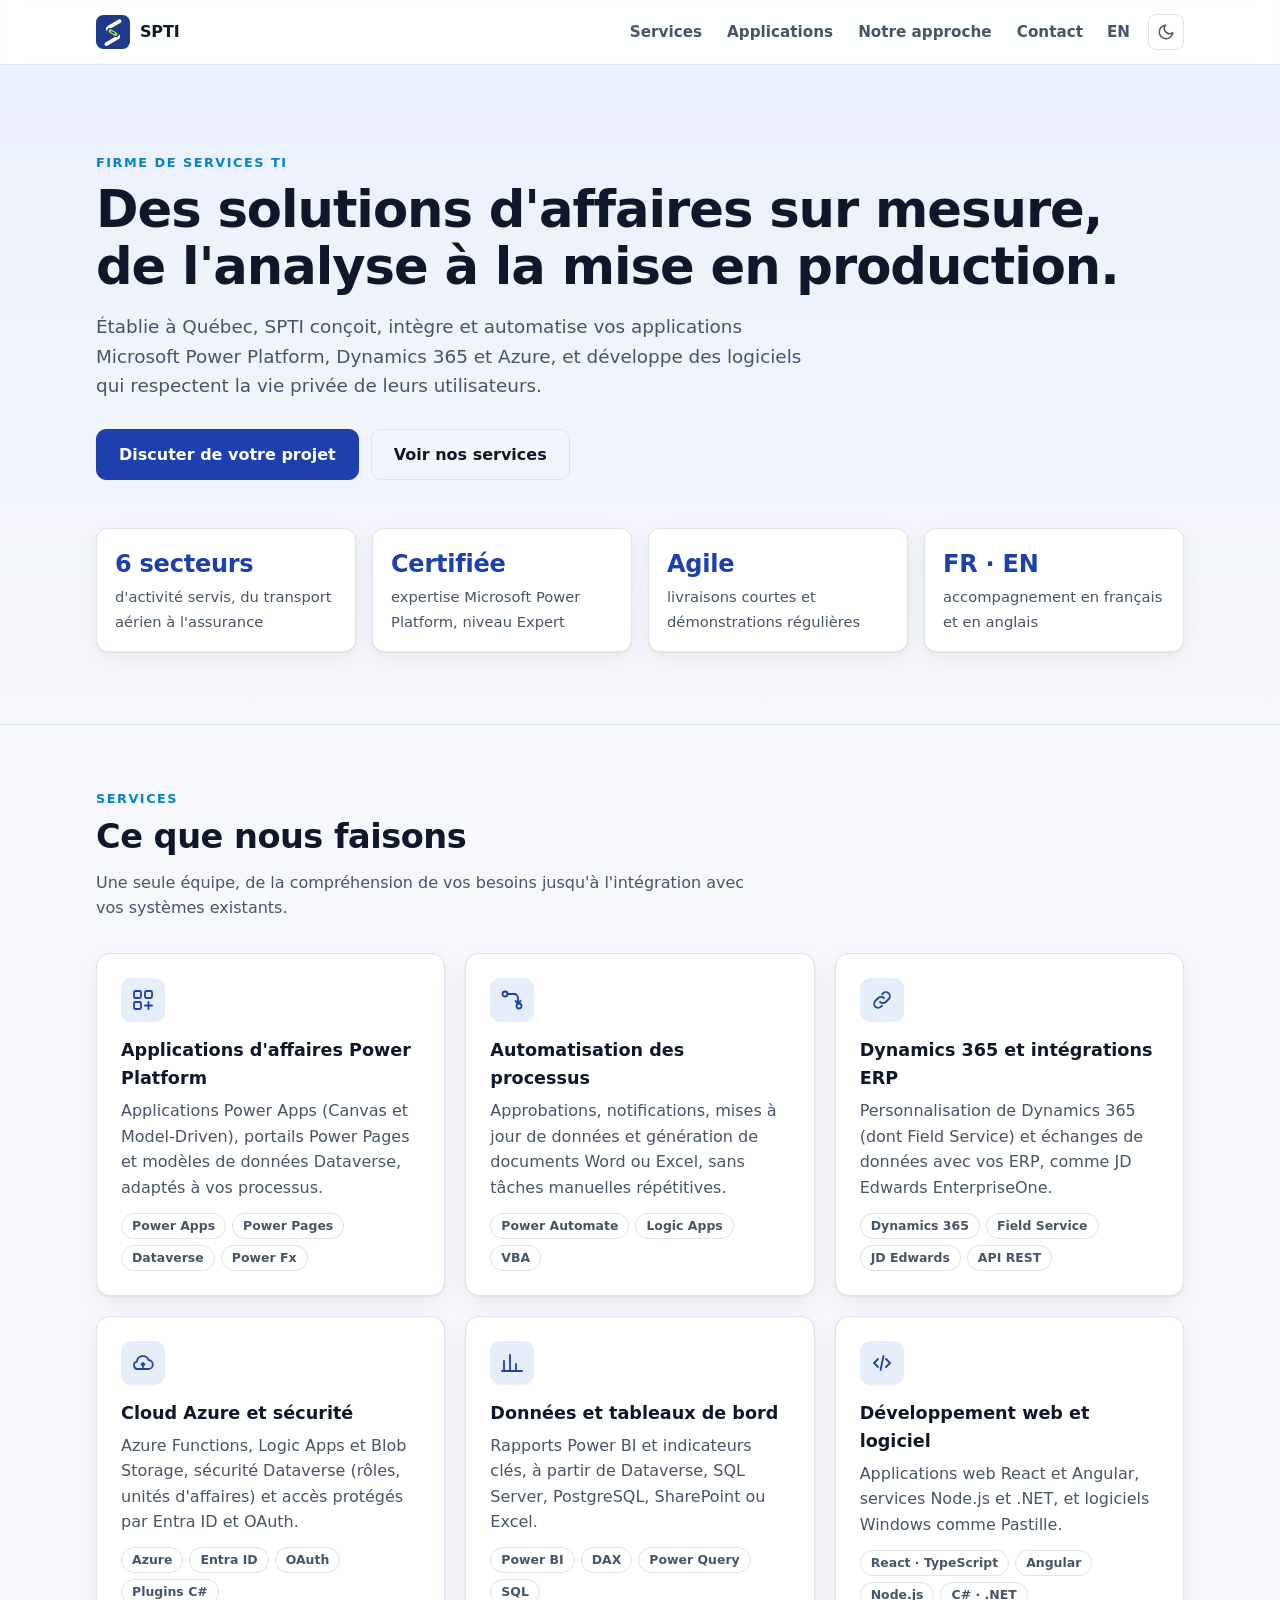
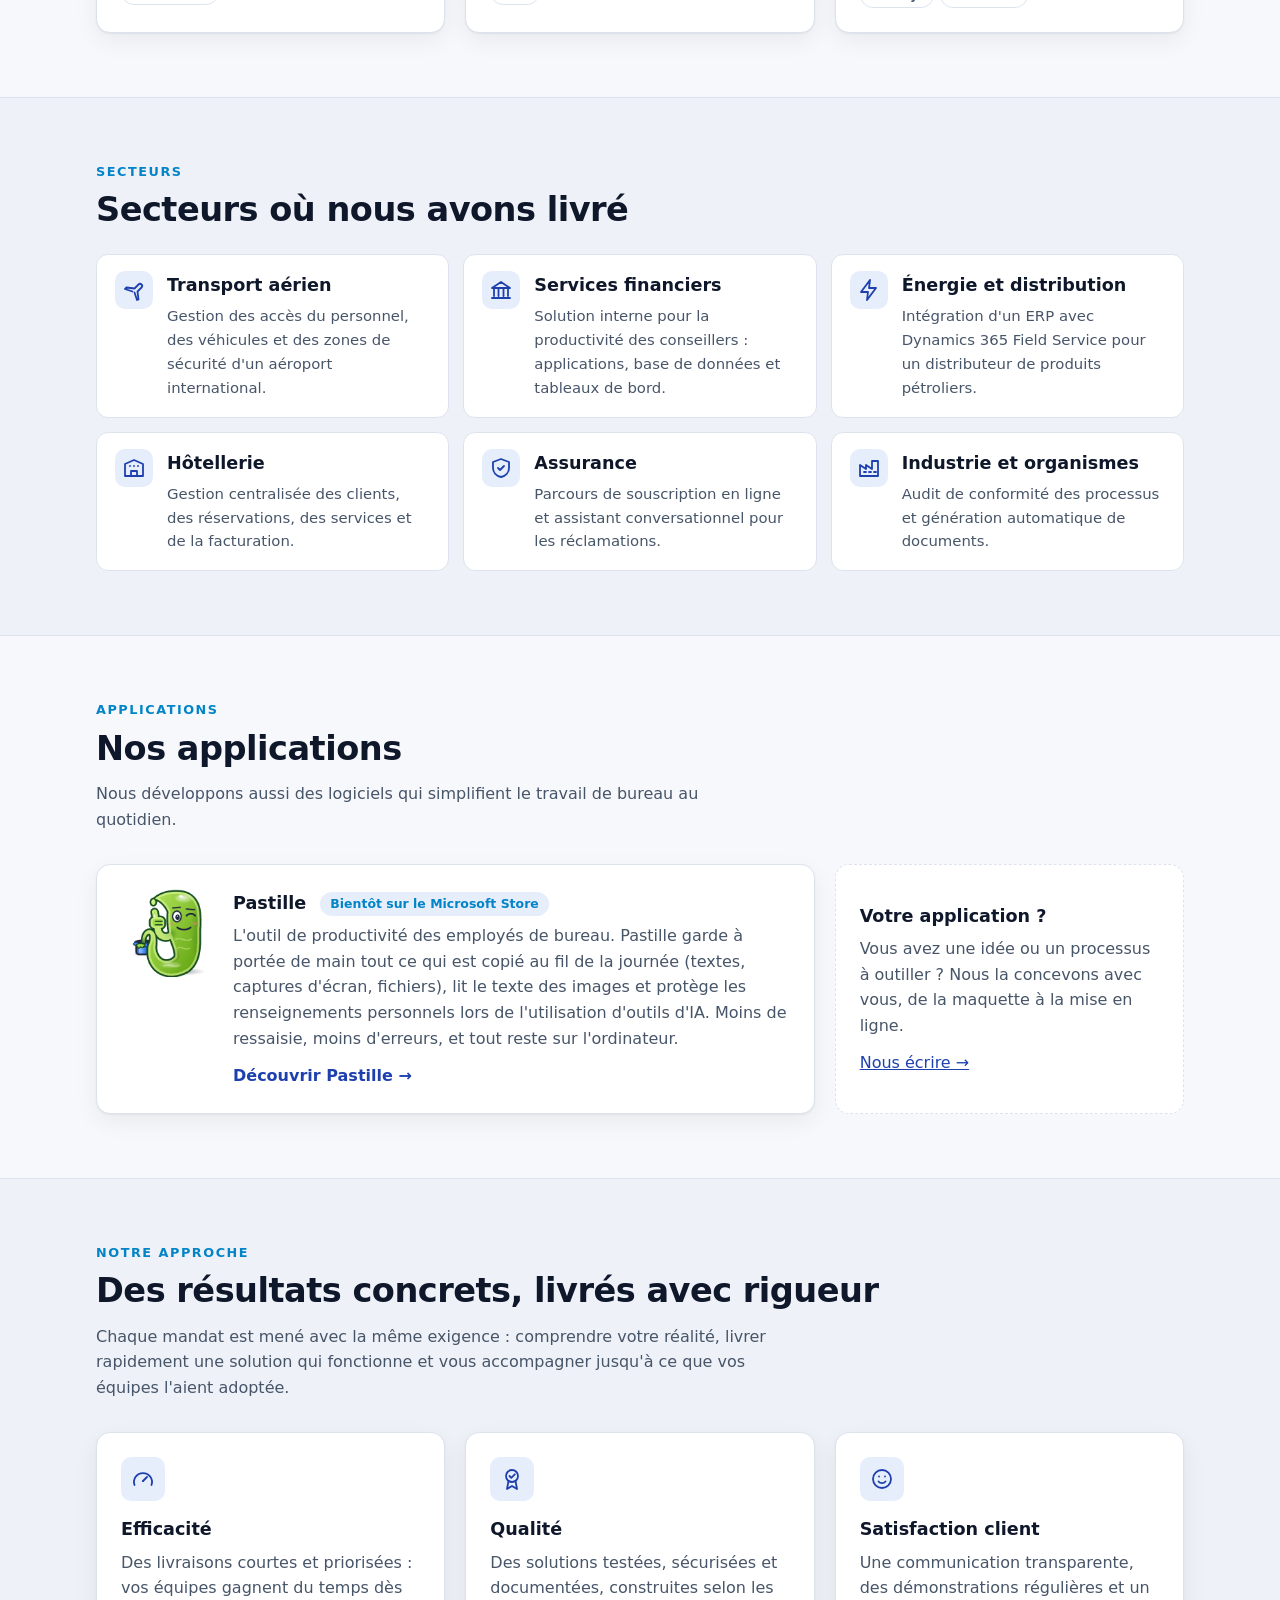
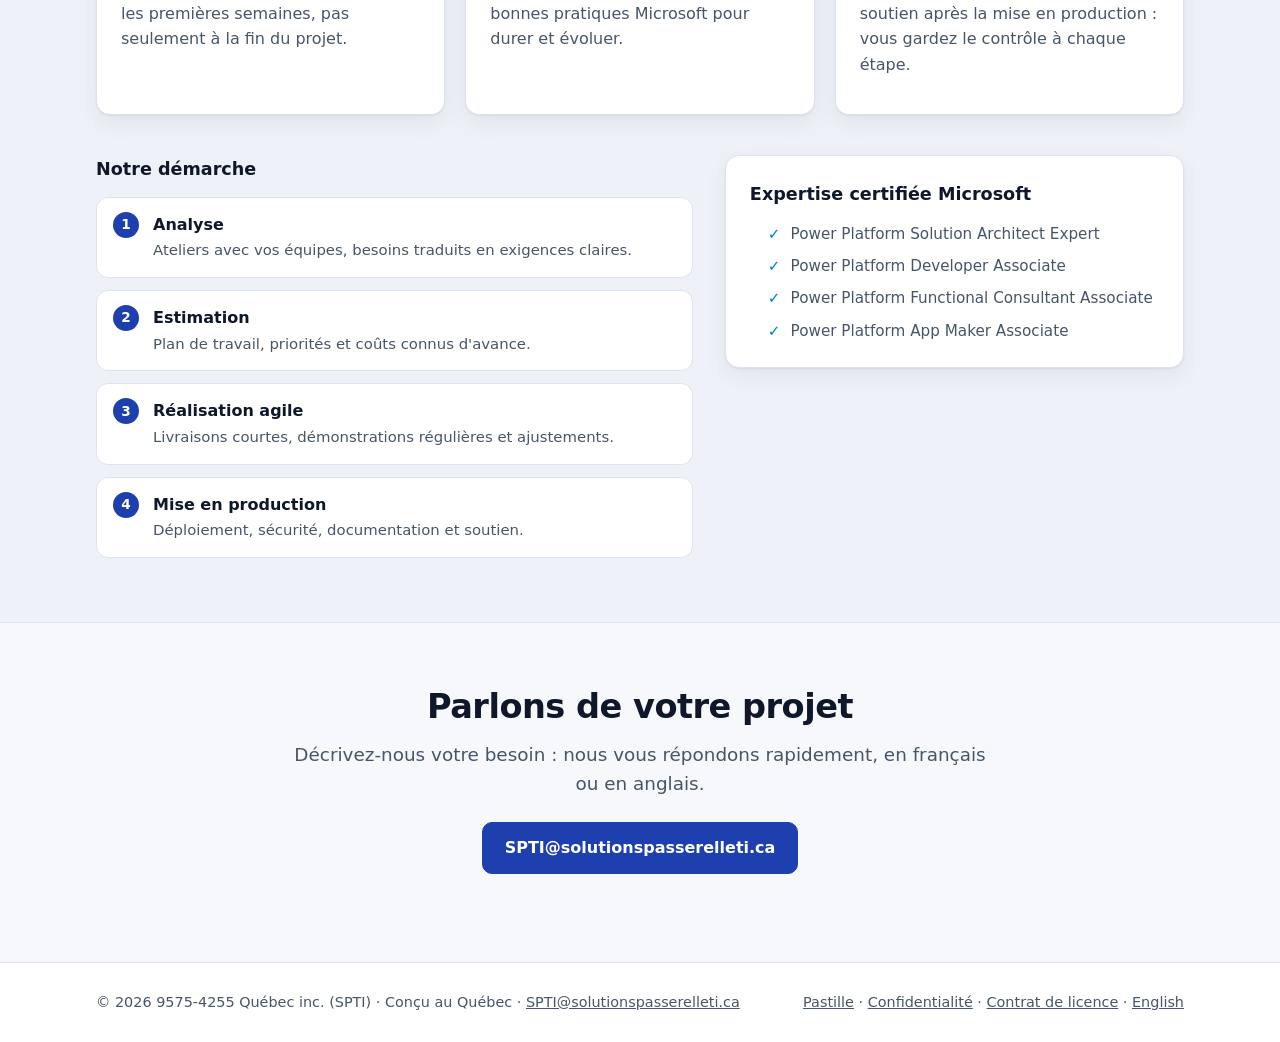
<file: index.html>
<!doctype html>
<html lang="fr-CA">
<head>
<meta charset="utf-8">
<meta name="viewport" content="width=device-width, initial-scale=1">
<title>SPTI – Power Platform, Dynamics 365 et Azure à Québec</title>
<meta name="description" content="Établie à Québec, SPTI conçoit, intègre et automatise vos applications Microsoft Power Platform, Dynamics 365 et Azure, et développe des logiciels qui respectent la vie privée de leurs utilisateurs.">
<link rel="canonical" href="https://solutionspasserelleti.ca/">
<link rel="alternate" hreflang="fr-CA" href="https://solutionspasserelleti.ca/">
<link rel="alternate" hreflang="en-CA" href="https://solutionspasserelleti.ca/en/">
<meta name="msvalidate.01" content="816F250755DFBD7F422F1954F36CDB7F">
<link rel="icon" href="/favicon.ico" sizes="48x48">
<link rel="icon" href="assets/favicon-192.png?v=f26c2509" type="image/png" sizes="192x192">
<link rel="icon" href="assets/favicon.svg?v=f6bf468d" type="image/svg+xml">
<link rel="apple-touch-icon" href="assets/apple-touch-icon.png?v=3462415c">
<link rel="stylesheet" href="assets/style.css">
<script>
(function () {
  var root = document.documentElement, key = "spti-theme";
  try { var saved = localStorage.getItem(key); if (saved) root.setAttribute("data-theme", saved); } catch (e) {}
  window.sptiToggleTheme = function () {
    var dark = root.getAttribute("data-theme") === "dark" ||
      (!root.getAttribute("data-theme") && window.matchMedia("(prefers-color-scheme: dark)").matches);
    var next = dark ? "light" : "dark";
    root.setAttribute("data-theme", next);
    try { localStorage.setItem(key, next); } catch (e) {}
  };
})();
</script>
</head>
<body>
<header class="site-header">
  <div class="wrap header-row">
    <a class="brand" href="./"><img src="assets/logo.svg?v=d019df17" alt="" width="34" height="34"><span>SPTI</span></a>
    <nav>
      <span class="nav-links">
        <a href="./#services">Services</a>
        <a href="./#applications">Applications</a>
        <a href="./#a-propos">Notre approche</a>
        <a href="./#contact">Contact</a>
      </span>
      <a href="en/" hreflang="en" title="English">EN</a>
      <button class="theme-toggle" type="button" onclick="sptiToggleTheme()" title="Changer de thème (clair / sombre)" aria-label="Changer de thème (clair / sombre)"><svg viewBox="0 0 24 24" fill="none" stroke="currentColor" stroke-width="2" stroke-linecap="round" stroke-linejoin="round" aria-hidden="true"><path d="M21 12.8A9 9 0 1 1 11.2 3a7 7 0 0 0 9.8 9.8z"/></svg></button>
    </nav>
  </div>
</header>
<main>

<section class="hero">
  <div class="wrap">
    <p class="eyebrow">Firme de services TI</p>
    <h1>Des solutions d'affaires sur mesure, de l'analyse à la mise en production.</h1>
    <p class="lead">Établie à Québec, SPTI conçoit, intègre et automatise vos applications Microsoft Power Platform, Dynamics 365 et Azure, et développe des logiciels qui respectent la vie privée de leurs utilisateurs.</p>
    <div class="actions">
      <a class="button" href="mailto:SPTI@solutionspasserelleti.ca">Discuter de votre projet</a>
      <a class="button secondary" href="#services">Voir nos services</a>
    </div>
    <div class="stats"><div class="stat"><strong>6 secteurs</strong><span>d'activité servis, du transport aérien à l'assurance</span></div><div class="stat"><strong>Certifiée</strong><span>expertise Microsoft Power Platform, niveau Expert</span></div><div class="stat"><strong>Agile</strong><span>livraisons courtes et démonstrations régulières</span></div><div class="stat"><strong>FR · EN</strong><span>accompagnement en français et en anglais</span></div></div>
  </div>
</section>
<section id="services">
  <div class="wrap">
    <p class="eyebrow">Services</p>
    <h2>Ce que nous faisons</h2>
    <p class="section-intro">Une seule équipe, de la compréhension de vos besoins jusqu'à l'intégration avec vos systèmes existants.</p>
    <div class="grid"><div class="card"><span class="icon"><svg viewBox="0 0 24 24" fill="none" stroke="currentColor" stroke-width="1.8" stroke-linecap="round" stroke-linejoin="round" aria-hidden="true"><rect x="3" y="3" width="7" height="7" rx="1.5"/><rect x="14" y="3" width="7" height="7" rx="1.5"/><rect x="3" y="14" width="7" height="7" rx="1.5"/><path d="M17.5 14v7M14 17.5h7"/></svg></span><h3>Applications d'affaires Power Platform</h3><p>Applications Power Apps (Canvas et Model-Driven), portails Power Pages et modèles de données Dataverse, adaptés à vos processus.</p><div class="tags"><span class=tag>Power Apps</span><span class=tag>Power Pages</span><span class=tag>Dataverse</span><span class=tag>Power Fx</span></div></div><div class="card"><span class="icon"><svg viewBox="0 0 24 24" fill="none" stroke="currentColor" stroke-width="1.8" stroke-linecap="round" stroke-linejoin="round" aria-hidden="true"><circle cx="5" cy="6" r="2.5"/><circle cx="19" cy="18" r="2.5"/><path d="M7.5 6H14a4 4 0 0 1 4 4v5.5"/><path d="m15.5 13 2.5 2.5 2.5-2.5"/></svg></span><h3>Automatisation des processus</h3><p>Approbations, notifications, mises à jour de données et génération de documents Word ou Excel, sans tâches manuelles répétitives.</p><div class="tags"><span class=tag>Power Automate</span><span class=tag>Logic Apps</span><span class=tag>VBA</span></div></div><div class="card"><span class="icon"><svg viewBox="0 0 24 24" fill="none" stroke="currentColor" stroke-width="1.8" stroke-linecap="round" stroke-linejoin="round" aria-hidden="true"><path d="M10 14a4 4 0 0 0 5.7 0l3-3a4 4 0 0 0-5.7-5.7l-1 1"/><path d="M14 10a4 4 0 0 0-5.7 0l-3 3a4 4 0 0 0 5.7 5.7l1-1"/></svg></span><h3>Dynamics 365 et intégrations ERP</h3><p>Personnalisation de Dynamics 365 (dont Field Service) et échanges de données avec vos ERP, comme JD Edwards EnterpriseOne.</p><div class="tags"><span class=tag>Dynamics 365</span><span class=tag>Field Service</span><span class=tag>JD Edwards</span><span class=tag>API REST</span></div></div><div class="card"><span class="icon"><svg viewBox="0 0 24 24" fill="none" stroke="currentColor" stroke-width="1.8" stroke-linecap="round" stroke-linejoin="round" aria-hidden="true"><path d="M7 18h10a4.5 4.5 0 0 0 .5-9 6 6 0 0 0-11.6 1.7A3.7 3.7 0 0 0 7 18z"/><path d="M12 12v4M10.5 13.5 12 12l1.5 1.5"/></svg></span><h3>Cloud Azure et sécurité</h3><p>Azure Functions, Logic Apps et Blob Storage, sécurité Dataverse (rôles, unités d'affaires) et accès protégés par Entra ID et OAuth.</p><div class="tags"><span class=tag>Azure</span><span class=tag>Entra ID</span><span class=tag>OAuth</span><span class=tag>Plugins C#</span></div></div><div class="card"><span class="icon"><svg viewBox="0 0 24 24" fill="none" stroke="currentColor" stroke-width="1.8" stroke-linecap="round" stroke-linejoin="round" aria-hidden="true"><path d="M4 20V10M10 20V4M16 20v-7M22 20H2"/></svg></span><h3>Données et tableaux de bord</h3><p>Rapports Power BI et indicateurs clés, à partir de Dataverse, SQL Server, PostgreSQL, SharePoint ou Excel.</p><div class="tags"><span class=tag>Power BI</span><span class=tag>DAX</span><span class=tag>Power Query</span><span class=tag>SQL</span></div></div><div class="card"><span class="icon"><svg viewBox="0 0 24 24" fill="none" stroke="currentColor" stroke-width="1.8" stroke-linecap="round" stroke-linejoin="round" aria-hidden="true"><path d="m8 8-4 4 4 4M16 8l4 4-4 4M13.5 5l-3 14"/></svg></span><h3>Développement web et logiciel</h3><p>Applications web React et Angular, services Node.js et .NET, et logiciels Windows comme Pastille.</p><div class="tags"><span class=tag>React · TypeScript</span><span class=tag>Angular</span><span class=tag>Node.js</span><span class=tag>C# · .NET</span></div></div></div>
  </div>
</section>
<section class="alt" id="secteurs">
  <div class="wrap">
    <p class="eyebrow">Secteurs</p>
    <h2>Secteurs où nous avons livré</h2>
    <div class="sectors" style="margin-top:24px"><div class="sector"><span class="icon"><svg viewBox="0 0 24 24" fill="none" stroke="currentColor" stroke-width="1.8" stroke-linecap="round" stroke-linejoin="round" aria-hidden="true"><path d="M10.5 13.5 3 11l1.5-1.5 8 1 4-4a2 2 0 0 1 3 3l-4 4 1 8L15 22l-2.5-7.5"/></svg></span><div><h3>Transport aérien</h3><p>Gestion des accès du personnel, des véhicules et des zones de sécurité d'un aéroport international.</p></div></div><div class="sector"><span class="icon"><svg viewBox="0 0 24 24" fill="none" stroke="currentColor" stroke-width="1.8" stroke-linecap="round" stroke-linejoin="round" aria-hidden="true"><path d="M3 10h18L12 4 3 10zM5 10v8M9.5 10v8M14.5 10v8M19 10v8M3 20h18"/></svg></span><div><h3>Services financiers</h3><p>Solution interne pour la productivité des conseillers : applications, base de données et tableaux de bord.</p></div></div><div class="sector"><span class="icon"><svg viewBox="0 0 24 24" fill="none" stroke="currentColor" stroke-width="1.8" stroke-linecap="round" stroke-linejoin="round" aria-hidden="true"><path d="M13 2 4 14h7l-1 8 9-12h-7l1-8z"/></svg></span><div><h3>Énergie et distribution</h3><p>Intégration d'un ERP avec Dynamics 365 Field Service pour un distributeur de produits pétroliers.</p></div></div><div class="sector"><span class="icon"><svg viewBox="0 0 24 24" fill="none" stroke="currentColor" stroke-width="1.8" stroke-linecap="round" stroke-linejoin="round" aria-hidden="true"><path d="M3 20V8l9-4 9 4v12M3 20h18M9 20v-5h6v5M8 10h.01M12 10h.01M16 10h.01"/></svg></span><div><h3>Hôtellerie</h3><p>Gestion centralisée des clients, des réservations, des services et de la facturation.</p></div></div><div class="sector"><span class="icon"><svg viewBox="0 0 24 24" fill="none" stroke="currentColor" stroke-width="1.8" stroke-linecap="round" stroke-linejoin="round" aria-hidden="true"><path d="M12 3 4 6v6c0 4.5 3.4 8 8 9 4.6-1 8-4.5 8-9V6l-8-3z"/><path d="m9 12 2 2 4-4"/></svg></span><div><h3>Assurance</h3><p>Parcours de souscription en ligne et assistant conversationnel pour les réclamations.</p></div></div><div class="sector"><span class="icon"><svg viewBox="0 0 24 24" fill="none" stroke="currentColor" stroke-width="1.8" stroke-linecap="round" stroke-linejoin="round" aria-hidden="true"><path d="M3 20V9l6 4V9l6 4V5h6v15H3z"/><path d="M7 16h2M12 16h2M17 16h2"/></svg></span><div><h3>Industrie et organismes</h3><p>Audit de conformité des processus et génération automatique de documents.</p></div></div></div>
  </div>
</section>
<section id="applications">
  <div class="wrap">
    <p class="eyebrow">Applications</p>
    <h2>Nos applications</h2>
    <p class="section-intro">Nous développons aussi des logiciels qui simplifient le travail de bureau au quotidien.</p>
    <div class="grid">
      <div class="card app-card wide">
        <img src="assets/pastille.png" alt="" width="88" height="88">
        <div>
          <h3>Pastille <span class="status">Bientôt sur le Microsoft Store</span></h3>
          <p>L'outil de productivité des employés de bureau. Pastille garde à portée de main tout ce qui est copié au fil de la journée (textes, captures d'écran, fichiers), lit le texte des images et protège les renseignements personnels lors de l'utilisation d'outils d'IA. Moins de ressaisie, moins d'erreurs, et tout reste sur l'ordinateur.</p>
          <a class="more" href="pastille/">Découvrir Pastille →</a>
        </div>
      </div>
      <div class="card cta-card">
        <h3>Votre application ?</h3>
        <p>Vous avez une idée ou un processus à outiller ? Nous la concevons avec vous, de la maquette à la mise en ligne.</p>
        <a class="more" href="mailto:SPTI@solutionspasserelleti.ca">Nous écrire →</a>
      </div>
    </div>
  </div>
</section>
<section class="alt" id="a-propos">
  <div class="wrap">
    <p class="eyebrow">Notre approche</p>
    <h2>Des résultats concrets, livrés avec rigueur</h2>
    <p class="section-intro">Chaque mandat est mené avec la même exigence : comprendre votre réalité, livrer rapidement une solution qui fonctionne et vous accompagner jusqu'à ce que vos équipes l'aient adoptée.</p>
    <div class="grid"><div class="card"><span class="icon"><svg viewBox="0 0 24 24" fill="none" stroke="currentColor" stroke-width="1.8" stroke-linecap="round" stroke-linejoin="round" aria-hidden="true"><path d="M12 14l4-4"/><path d="M3.5 18a9 9 0 1 1 17 0"/><path d="M12 14h.01"/></svg></span><h3>Efficacité</h3><p>Des livraisons courtes et priorisées : vos équipes gagnent du temps dès les premières semaines, pas seulement à la fin du projet.</p></div><div class="card"><span class="icon"><svg viewBox="0 0 24 24" fill="none" stroke="currentColor" stroke-width="1.8" stroke-linecap="round" stroke-linejoin="round" aria-hidden="true"><circle cx="12" cy="9" r="6"/><path d="m9.5 9 1.8 1.8L14.8 7.3"/><path d="M8.5 14 7 22l5-3 5 3-1.5-8"/></svg></span><h3>Qualité</h3><p>Des solutions testées, sécurisées et documentées, construites selon les bonnes pratiques Microsoft pour durer et évoluer.</p></div><div class="card"><span class="icon"><svg viewBox="0 0 24 24" fill="none" stroke="currentColor" stroke-width="1.8" stroke-linecap="round" stroke-linejoin="round" aria-hidden="true"><circle cx="12" cy="12" r="9"/><path d="M8.5 14.5a4.5 4.5 0 0 0 7 0M9 9.5h.01M15 9.5h.01"/></svg></span><h3>Satisfaction client</h3><p>Une communication transparente, des démonstrations régulières et un soutien après la mise en production : vous gardez le contrôle à chaque étape.</p></div></div>
    <div class="about">
      <div>
        <h3>Notre démarche</h3>
        <ol class="steps"><li><strong>Analyse</strong><span>Ateliers avec vos équipes, besoins traduits en exigences claires.</span></li><li><strong>Estimation</strong><span>Plan de travail, priorités et coûts connus d'avance.</span></li><li><strong>Réalisation agile</strong><span>Livraisons courtes, démonstrations régulières et ajustements.</span></li><li><strong>Mise en production</strong><span>Déploiement, sécurité, documentation et soutien.</span></li></ol>
      </div>
      <div class="card">
        <h3>Expertise certifiée Microsoft</h3>
        <ul class="certs"><li>Power Platform Solution Architect Expert</li><li>Power Platform Developer Associate</li><li>Power Platform Functional Consultant Associate</li><li>Power Platform App Maker Associate</li></ul>
      </div>
    </div>
  </div>
</section>
<section class="contact" id="contact">
  <div class="wrap">
    <h2>Parlons de votre projet</h2>
    <p class="lead">Décrivez-nous votre besoin : nous vous répondons rapidement, en français ou en anglais.</p>
    <div class="actions"><a class="button" href="mailto:SPTI@solutionspasserelleti.ca">SPTI@solutionspasserelleti.ca</a></div>
  </div>
</section><script type="application/ld+json">
{
  "@context": "https://schema.org",
  "@type": "ProfessionalService",
  "@id": "https://solutionspasserelleti.ca/#organisation",
  "name": "SPTI",
  "legalName": "9575-4255 Québec inc.",
  "url": "https://solutionspasserelleti.ca/",
  "logo": "https://solutionspasserelleti.ca/assets/logo.svg?v=d019df17",
  "image": "https://solutionspasserelleti.ca/assets/logo.svg?v=d019df17",
  "description": "Établie à Québec, SPTI conçoit, intègre et automatise vos applications Microsoft Power Platform, Dynamics 365 et Azure, et développe des logiciels qui respectent la vie privée de leurs utilisateurs.",
  "email": "SPTI@solutionspasserelleti.ca",
  "address": {
    "@type": "PostalAddress",
    "addressLocality": "Québec",
    "addressRegion": "QC",
    "addressCountry": "CA"
  },
  "areaServed": [
    {
      "@type": "City",
      "name": "Québec"
    },
    {
      "@type": "AdministrativeArea",
      "name": "Québec"
    },
    {
      "@type": "Country",
      "name": "Canada"
    }
  ],
  "knowsLanguage": [
    "fr-CA",
    "en-CA"
  ],
  "knowsAbout": [
    "Microsoft Power Platform",
    "Power Apps",
    "Power Automate",
    "Power BI",
    "Dynamics 365",
    "Microsoft Azure",
    "Dataverse"
  ],
  "hasOfferCatalog": {
    "@type": "OfferCatalog",
    "name": "Ce que nous faisons",
    "itemListElement": [
      {
        "@type": "Offer",
        "itemOffered": {
          "@type": "Service",
          "name": "Applications d'affaires Power Platform",
          "description": "Applications Power Apps (Canvas et Model-Driven), portails Power Pages et modèles de données Dataverse, adaptés à vos processus."
        }
      },
      {
        "@type": "Offer",
        "itemOffered": {
          "@type": "Service",
          "name": "Automatisation des processus",
          "description": "Approbations, notifications, mises à jour de données et génération de documents Word ou Excel, sans tâches manuelles répétitives."
        }
      },
      {
        "@type": "Offer",
        "itemOffered": {
          "@type": "Service",
          "name": "Dynamics 365 et intégrations ERP",
          "description": "Personnalisation de Dynamics 365 (dont Field Service) et échanges de données avec vos ERP, comme JD Edwards EnterpriseOne."
        }
      },
      {
        "@type": "Offer",
        "itemOffered": {
          "@type": "Service",
          "name": "Cloud Azure et sécurité",
          "description": "Azure Functions, Logic Apps et Blob Storage, sécurité Dataverse (rôles, unités d'affaires) et accès protégés par Entra ID et OAuth."
        }
      },
      {
        "@type": "Offer",
        "itemOffered": {
          "@type": "Service",
          "name": "Données et tableaux de bord",
          "description": "Rapports Power BI et indicateurs clés, à partir de Dataverse, SQL Server, PostgreSQL, SharePoint ou Excel."
        }
      },
      {
        "@type": "Offer",
        "itemOffered": {
          "@type": "Service",
          "name": "Développement web et logiciel",
          "description": "Applications web React et Angular, services Node.js et .NET, et logiciels Windows comme Pastille."
        }
      }
    ]
  }
}
</script>
</main>
<footer class="site-footer">
  <div class="wrap footer-row">
    <div>© 2026 9575-4255 Québec inc. (SPTI) · Conçu au Québec · <a href="mailto:SPTI@solutionspasserelleti.ca">SPTI@solutionspasserelleti.ca</a></div>
    <div>
      <a href="pastille/">Pastille</a> ·
      <a href="pastille/confidentialite.html">Confidentialité</a> ·
      <a href="pastille/contrat.html">Contrat de licence</a> ·
      <a href="en/" hreflang="en">English</a>
    </div>
  </div>
</footer>
</body>
</html>
</file>
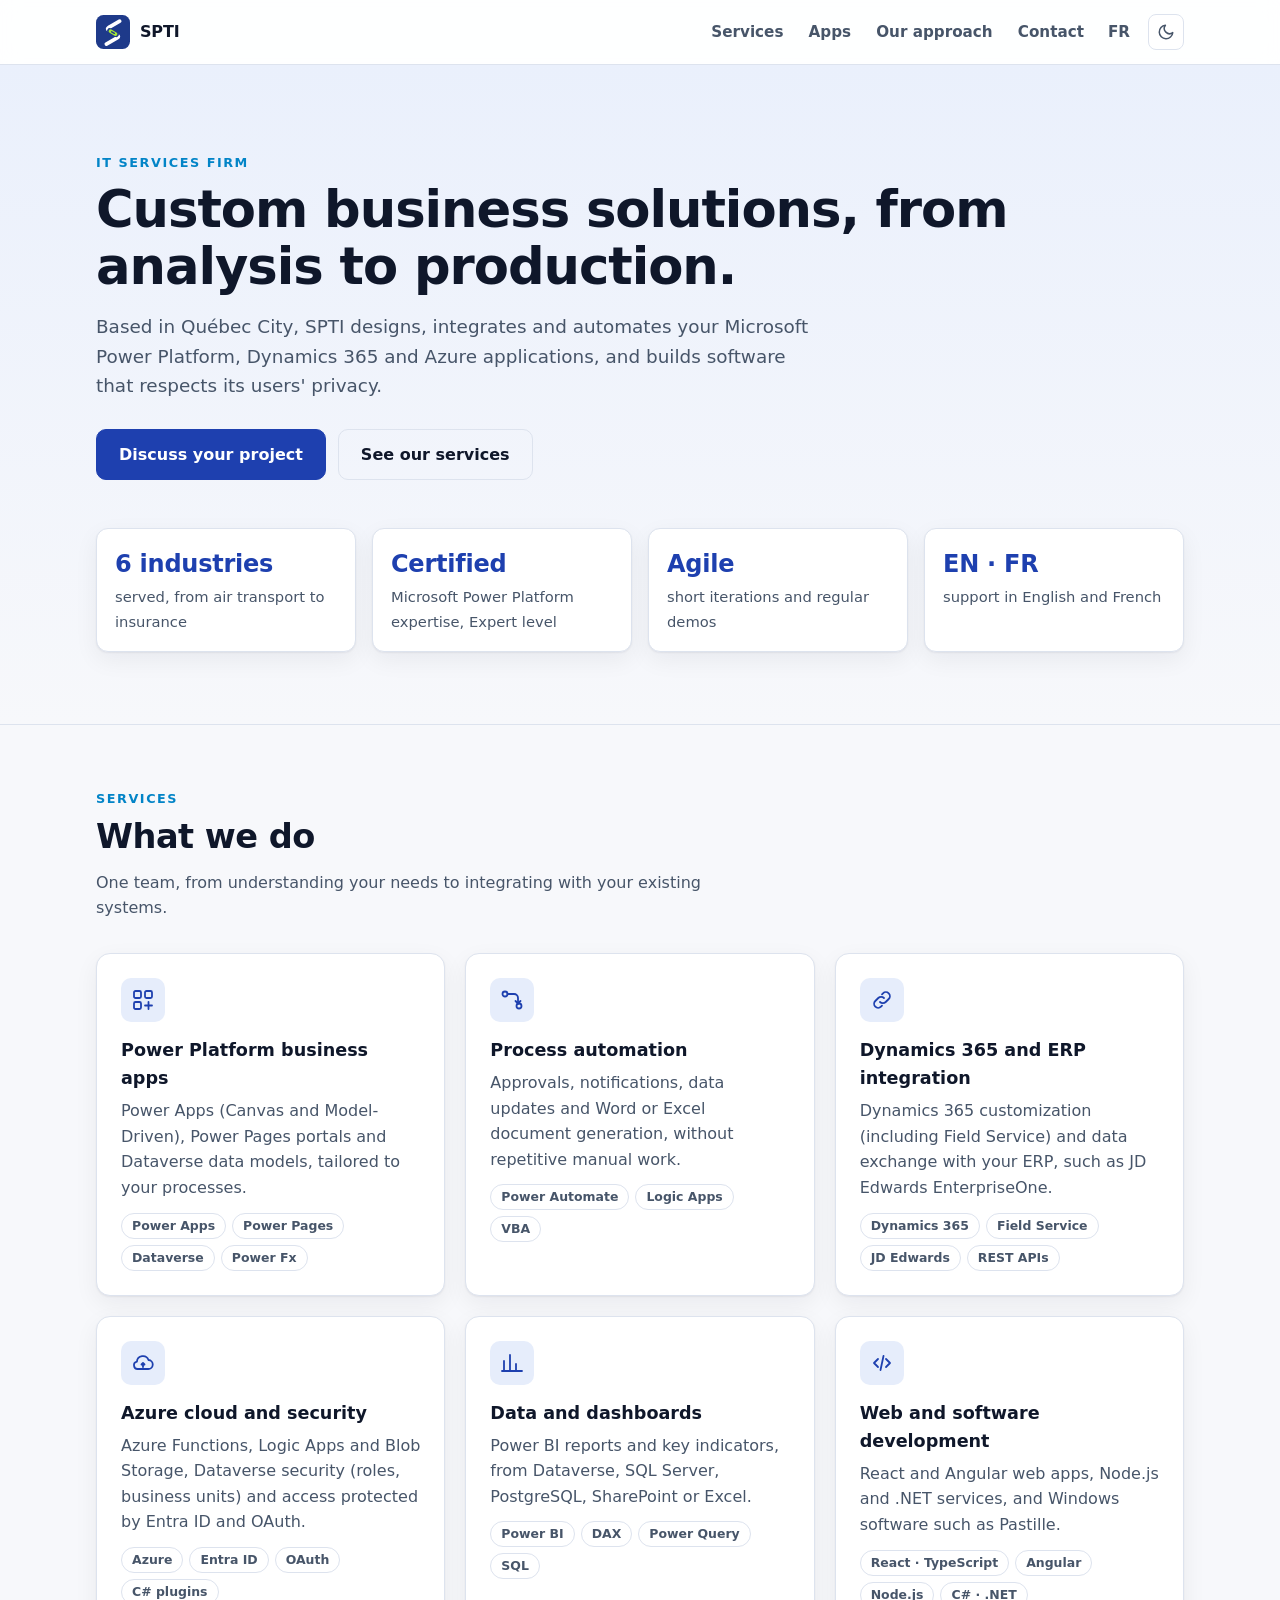
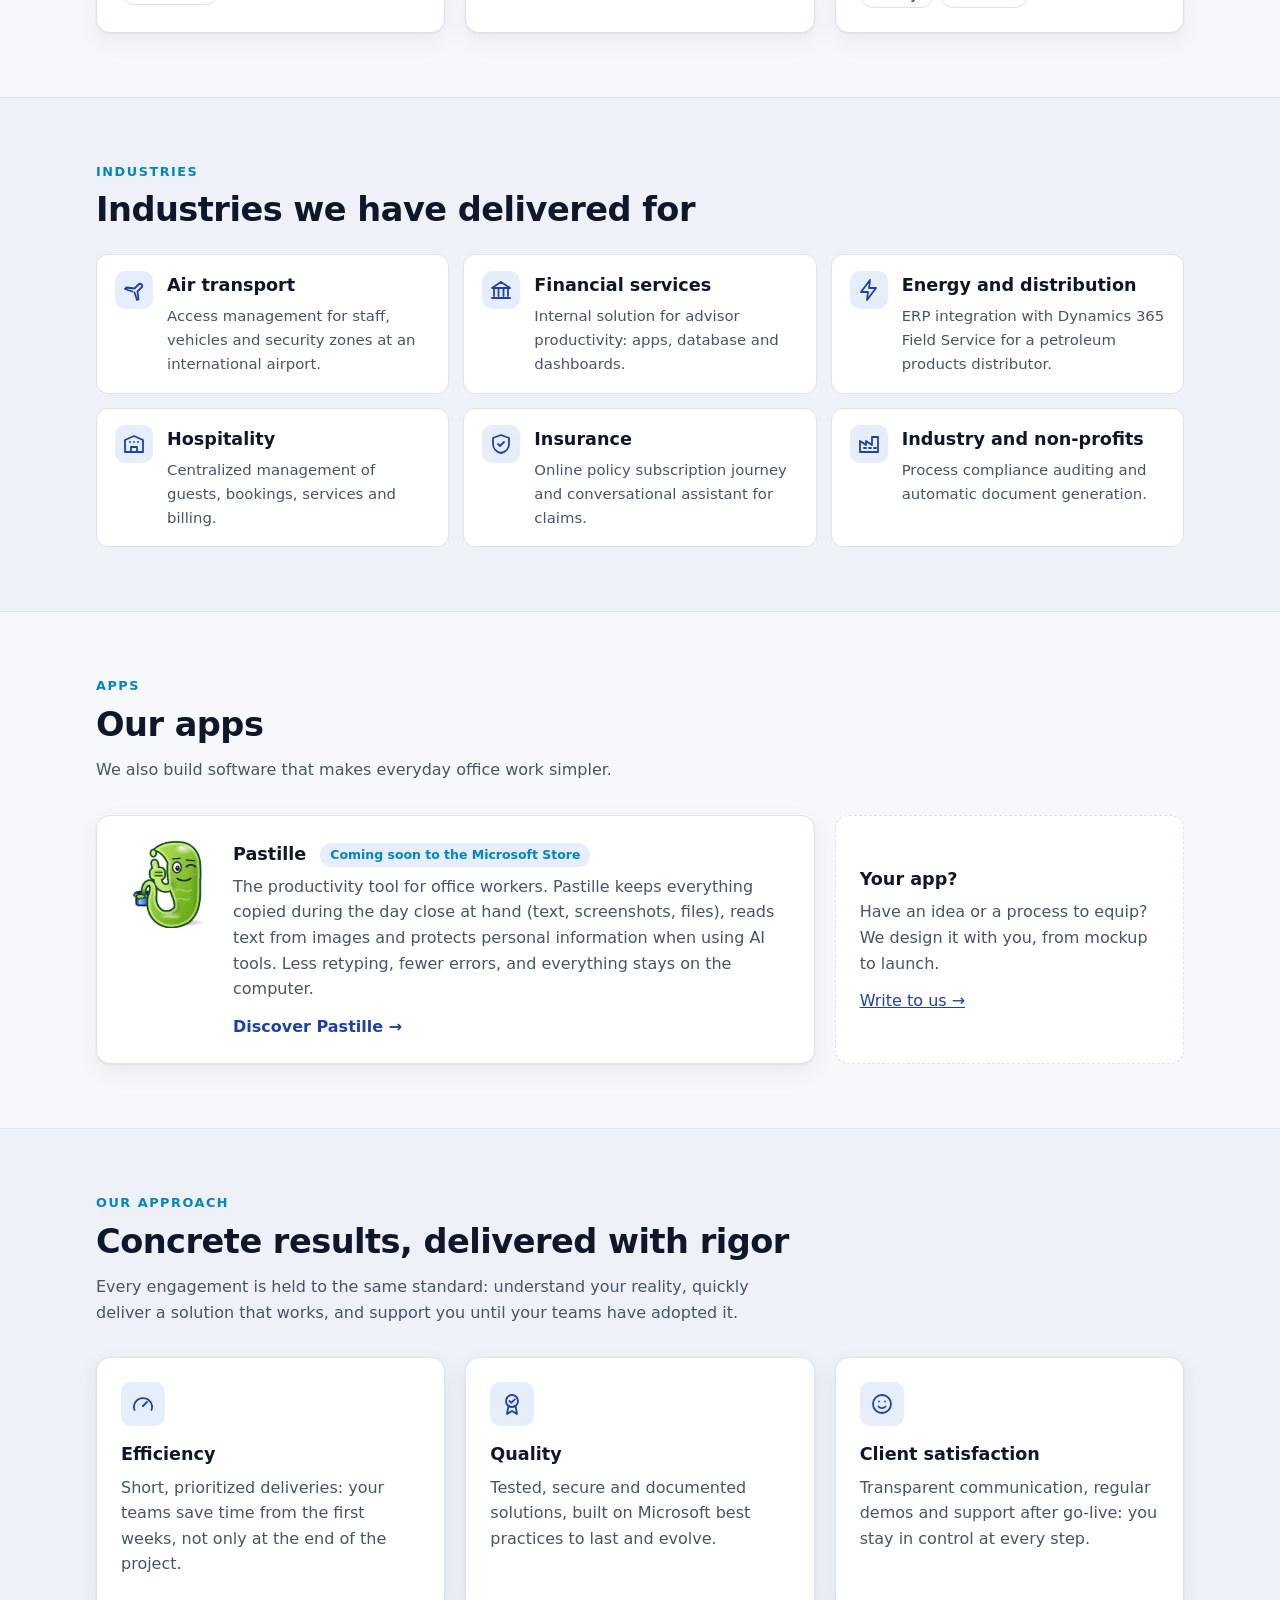
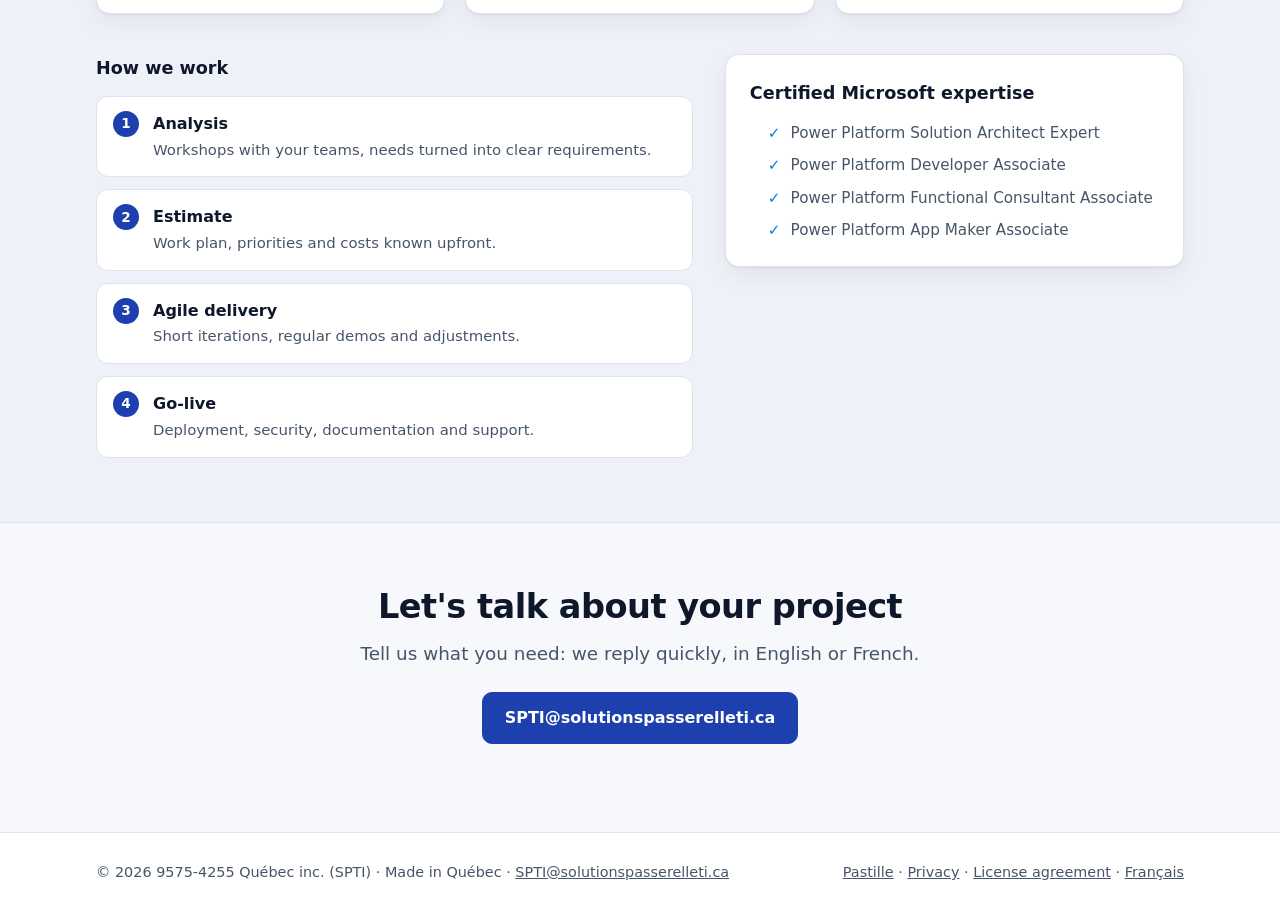
<file: en/index.html>
<!doctype html>
<html lang="en-CA">
<head>
<meta charset="utf-8">
<meta name="viewport" content="width=device-width, initial-scale=1">
<title>SPTI – Power Platform, Dynamics 365 and Azure in Québec City</title>
<meta name="description" content="Based in Québec City, SPTI designs, integrates and automates your Microsoft Power Platform, Dynamics 365 and Azure applications, and builds software that respects its users&#x27; privacy.">
<link rel="canonical" href="https://solutionspasserelleti.ca/en/">
<link rel="alternate" hreflang="fr-CA" href="https://solutionspasserelleti.ca/">
<link rel="alternate" hreflang="en-CA" href="https://solutionspasserelleti.ca/en/">
<link rel="icon" href="/favicon.ico" sizes="48x48">
<link rel="icon" href="../assets/favicon-192.png?v=f26c2509" type="image/png" sizes="192x192">
<link rel="icon" href="../assets/favicon.svg?v=f6bf468d" type="image/svg+xml">
<link rel="apple-touch-icon" href="../assets/apple-touch-icon.png?v=3462415c">
<link rel="stylesheet" href="../assets/style.css">
<script>
(function () {
  var root = document.documentElement, key = "spti-theme";
  try { var saved = localStorage.getItem(key); if (saved) root.setAttribute("data-theme", saved); } catch (e) {}
  window.sptiToggleTheme = function () {
    var dark = root.getAttribute("data-theme") === "dark" ||
      (!root.getAttribute("data-theme") && window.matchMedia("(prefers-color-scheme: dark)").matches);
    var next = dark ? "light" : "dark";
    root.setAttribute("data-theme", next);
    try { localStorage.setItem(key, next); } catch (e) {}
  };
})();
</script>
</head>
<body>
<header class="site-header">
  <div class="wrap header-row">
    <a class="brand" href="../en/"><img src="../assets/logo.svg?v=d019df17" alt="" width="34" height="34"><span>SPTI</span></a>
    <nav>
      <span class="nav-links">
        <a href="../en/#services">Services</a>
        <a href="../en/#applications">Apps</a>
        <a href="../en/#a-propos">Our approach</a>
        <a href="../en/#contact">Contact</a>
      </span>
      <a href="../" hreflang="fr" title="Français">FR</a>
      <button class="theme-toggle" type="button" onclick="sptiToggleTheme()" title="Switch theme (light / dark)" aria-label="Switch theme (light / dark)"><svg viewBox="0 0 24 24" fill="none" stroke="currentColor" stroke-width="2" stroke-linecap="round" stroke-linejoin="round" aria-hidden="true"><path d="M21 12.8A9 9 0 1 1 11.2 3a7 7 0 0 0 9.8 9.8z"/></svg></button>
    </nav>
  </div>
</header>
<main>

<section class="hero">
  <div class="wrap">
    <p class="eyebrow">IT services firm</p>
    <h1>Custom business solutions, from analysis to production.</h1>
    <p class="lead">Based in Québec City, SPTI designs, integrates and automates your Microsoft Power Platform, Dynamics 365 and Azure applications, and builds software that respects its users' privacy.</p>
    <div class="actions">
      <a class="button" href="mailto:SPTI@solutionspasserelleti.ca">Discuss your project</a>
      <a class="button secondary" href="#services">See our services</a>
    </div>
    <div class="stats"><div class="stat"><strong>6 industries</strong><span>served, from air transport to insurance</span></div><div class="stat"><strong>Certified</strong><span>Microsoft Power Platform expertise, Expert level</span></div><div class="stat"><strong>Agile</strong><span>short iterations and regular demos</span></div><div class="stat"><strong>EN · FR</strong><span>support in English and French</span></div></div>
  </div>
</section>
<section id="services">
  <div class="wrap">
    <p class="eyebrow">Services</p>
    <h2>What we do</h2>
    <p class="section-intro">One team, from understanding your needs to integrating with your existing systems.</p>
    <div class="grid"><div class="card"><span class="icon"><svg viewBox="0 0 24 24" fill="none" stroke="currentColor" stroke-width="1.8" stroke-linecap="round" stroke-linejoin="round" aria-hidden="true"><rect x="3" y="3" width="7" height="7" rx="1.5"/><rect x="14" y="3" width="7" height="7" rx="1.5"/><rect x="3" y="14" width="7" height="7" rx="1.5"/><path d="M17.5 14v7M14 17.5h7"/></svg></span><h3>Power Platform business apps</h3><p>Power Apps (Canvas and Model-Driven), Power Pages portals and Dataverse data models, tailored to your processes.</p><div class="tags"><span class=tag>Power Apps</span><span class=tag>Power Pages</span><span class=tag>Dataverse</span><span class=tag>Power Fx</span></div></div><div class="card"><span class="icon"><svg viewBox="0 0 24 24" fill="none" stroke="currentColor" stroke-width="1.8" stroke-linecap="round" stroke-linejoin="round" aria-hidden="true"><circle cx="5" cy="6" r="2.5"/><circle cx="19" cy="18" r="2.5"/><path d="M7.5 6H14a4 4 0 0 1 4 4v5.5"/><path d="m15.5 13 2.5 2.5 2.5-2.5"/></svg></span><h3>Process automation</h3><p>Approvals, notifications, data updates and Word or Excel document generation, without repetitive manual work.</p><div class="tags"><span class=tag>Power Automate</span><span class=tag>Logic Apps</span><span class=tag>VBA</span></div></div><div class="card"><span class="icon"><svg viewBox="0 0 24 24" fill="none" stroke="currentColor" stroke-width="1.8" stroke-linecap="round" stroke-linejoin="round" aria-hidden="true"><path d="M10 14a4 4 0 0 0 5.7 0l3-3a4 4 0 0 0-5.7-5.7l-1 1"/><path d="M14 10a4 4 0 0 0-5.7 0l-3 3a4 4 0 0 0 5.7 5.7l1-1"/></svg></span><h3>Dynamics 365 and ERP integration</h3><p>Dynamics 365 customization (including Field Service) and data exchange with your ERP, such as JD Edwards EnterpriseOne.</p><div class="tags"><span class=tag>Dynamics 365</span><span class=tag>Field Service</span><span class=tag>JD Edwards</span><span class=tag>REST APIs</span></div></div><div class="card"><span class="icon"><svg viewBox="0 0 24 24" fill="none" stroke="currentColor" stroke-width="1.8" stroke-linecap="round" stroke-linejoin="round" aria-hidden="true"><path d="M7 18h10a4.5 4.5 0 0 0 .5-9 6 6 0 0 0-11.6 1.7A3.7 3.7 0 0 0 7 18z"/><path d="M12 12v4M10.5 13.5 12 12l1.5 1.5"/></svg></span><h3>Azure cloud and security</h3><p>Azure Functions, Logic Apps and Blob Storage, Dataverse security (roles, business units) and access protected by Entra ID and OAuth.</p><div class="tags"><span class=tag>Azure</span><span class=tag>Entra ID</span><span class=tag>OAuth</span><span class=tag>C# plugins</span></div></div><div class="card"><span class="icon"><svg viewBox="0 0 24 24" fill="none" stroke="currentColor" stroke-width="1.8" stroke-linecap="round" stroke-linejoin="round" aria-hidden="true"><path d="M4 20V10M10 20V4M16 20v-7M22 20H2"/></svg></span><h3>Data and dashboards</h3><p>Power BI reports and key indicators, from Dataverse, SQL Server, PostgreSQL, SharePoint or Excel.</p><div class="tags"><span class=tag>Power BI</span><span class=tag>DAX</span><span class=tag>Power Query</span><span class=tag>SQL</span></div></div><div class="card"><span class="icon"><svg viewBox="0 0 24 24" fill="none" stroke="currentColor" stroke-width="1.8" stroke-linecap="round" stroke-linejoin="round" aria-hidden="true"><path d="m8 8-4 4 4 4M16 8l4 4-4 4M13.5 5l-3 14"/></svg></span><h3>Web and software development</h3><p>React and Angular web apps, Node.js and .NET services, and Windows software such as Pastille.</p><div class="tags"><span class=tag>React · TypeScript</span><span class=tag>Angular</span><span class=tag>Node.js</span><span class=tag>C# · .NET</span></div></div></div>
  </div>
</section>
<section class="alt" id="secteurs">
  <div class="wrap">
    <p class="eyebrow">Industries</p>
    <h2>Industries we have delivered for</h2>
    <div class="sectors" style="margin-top:24px"><div class="sector"><span class="icon"><svg viewBox="0 0 24 24" fill="none" stroke="currentColor" stroke-width="1.8" stroke-linecap="round" stroke-linejoin="round" aria-hidden="true"><path d="M10.5 13.5 3 11l1.5-1.5 8 1 4-4a2 2 0 0 1 3 3l-4 4 1 8L15 22l-2.5-7.5"/></svg></span><div><h3>Air transport</h3><p>Access management for staff, vehicles and security zones at an international airport.</p></div></div><div class="sector"><span class="icon"><svg viewBox="0 0 24 24" fill="none" stroke="currentColor" stroke-width="1.8" stroke-linecap="round" stroke-linejoin="round" aria-hidden="true"><path d="M3 10h18L12 4 3 10zM5 10v8M9.5 10v8M14.5 10v8M19 10v8M3 20h18"/></svg></span><div><h3>Financial services</h3><p>Internal solution for advisor productivity: apps, database and dashboards.</p></div></div><div class="sector"><span class="icon"><svg viewBox="0 0 24 24" fill="none" stroke="currentColor" stroke-width="1.8" stroke-linecap="round" stroke-linejoin="round" aria-hidden="true"><path d="M13 2 4 14h7l-1 8 9-12h-7l1-8z"/></svg></span><div><h3>Energy and distribution</h3><p>ERP integration with Dynamics 365 Field Service for a petroleum products distributor.</p></div></div><div class="sector"><span class="icon"><svg viewBox="0 0 24 24" fill="none" stroke="currentColor" stroke-width="1.8" stroke-linecap="round" stroke-linejoin="round" aria-hidden="true"><path d="M3 20V8l9-4 9 4v12M3 20h18M9 20v-5h6v5M8 10h.01M12 10h.01M16 10h.01"/></svg></span><div><h3>Hospitality</h3><p>Centralized management of guests, bookings, services and billing.</p></div></div><div class="sector"><span class="icon"><svg viewBox="0 0 24 24" fill="none" stroke="currentColor" stroke-width="1.8" stroke-linecap="round" stroke-linejoin="round" aria-hidden="true"><path d="M12 3 4 6v6c0 4.5 3.4 8 8 9 4.6-1 8-4.5 8-9V6l-8-3z"/><path d="m9 12 2 2 4-4"/></svg></span><div><h3>Insurance</h3><p>Online policy subscription journey and conversational assistant for claims.</p></div></div><div class="sector"><span class="icon"><svg viewBox="0 0 24 24" fill="none" stroke="currentColor" stroke-width="1.8" stroke-linecap="round" stroke-linejoin="round" aria-hidden="true"><path d="M3 20V9l6 4V9l6 4V5h6v15H3z"/><path d="M7 16h2M12 16h2M17 16h2"/></svg></span><div><h3>Industry and non-profits</h3><p>Process compliance auditing and automatic document generation.</p></div></div></div>
  </div>
</section>
<section id="applications">
  <div class="wrap">
    <p class="eyebrow">Apps</p>
    <h2>Our apps</h2>
    <p class="section-intro">We also build software that makes everyday office work simpler.</p>
    <div class="grid">
      <div class="card app-card wide">
        <img src="../assets/pastille.png" alt="" width="88" height="88">
        <div>
          <h3>Pastille <span class="status">Coming soon to the Microsoft Store</span></h3>
          <p>The productivity tool for office workers. Pastille keeps everything copied during the day close at hand (text, screenshots, files), reads text from images and protects personal information when using AI tools. Less retyping, fewer errors, and everything stays on the computer.</p>
          <a class="more" href="../en/pastille/">Discover Pastille →</a>
        </div>
      </div>
      <div class="card cta-card">
        <h3>Your app?</h3>
        <p>Have an idea or a process to equip? We design it with you, from mockup to launch.</p>
        <a class="more" href="mailto:SPTI@solutionspasserelleti.ca">Write to us →</a>
      </div>
    </div>
  </div>
</section>
<section class="alt" id="a-propos">
  <div class="wrap">
    <p class="eyebrow">Our approach</p>
    <h2>Concrete results, delivered with rigor</h2>
    <p class="section-intro">Every engagement is held to the same standard: understand your reality, quickly deliver a solution that works, and support you until your teams have adopted it.</p>
    <div class="grid"><div class="card"><span class="icon"><svg viewBox="0 0 24 24" fill="none" stroke="currentColor" stroke-width="1.8" stroke-linecap="round" stroke-linejoin="round" aria-hidden="true"><path d="M12 14l4-4"/><path d="M3.5 18a9 9 0 1 1 17 0"/><path d="M12 14h.01"/></svg></span><h3>Efficiency</h3><p>Short, prioritized deliveries: your teams save time from the first weeks, not only at the end of the project.</p></div><div class="card"><span class="icon"><svg viewBox="0 0 24 24" fill="none" stroke="currentColor" stroke-width="1.8" stroke-linecap="round" stroke-linejoin="round" aria-hidden="true"><circle cx="12" cy="9" r="6"/><path d="m9.5 9 1.8 1.8L14.8 7.3"/><path d="M8.5 14 7 22l5-3 5 3-1.5-8"/></svg></span><h3>Quality</h3><p>Tested, secure and documented solutions, built on Microsoft best practices to last and evolve.</p></div><div class="card"><span class="icon"><svg viewBox="0 0 24 24" fill="none" stroke="currentColor" stroke-width="1.8" stroke-linecap="round" stroke-linejoin="round" aria-hidden="true"><circle cx="12" cy="12" r="9"/><path d="M8.5 14.5a4.5 4.5 0 0 0 7 0M9 9.5h.01M15 9.5h.01"/></svg></span><h3>Client satisfaction</h3><p>Transparent communication, regular demos and support after go-live: you stay in control at every step.</p></div></div>
    <div class="about">
      <div>
        <h3>How we work</h3>
        <ol class="steps"><li><strong>Analysis</strong><span>Workshops with your teams, needs turned into clear requirements.</span></li><li><strong>Estimate</strong><span>Work plan, priorities and costs known upfront.</span></li><li><strong>Agile delivery</strong><span>Short iterations, regular demos and adjustments.</span></li><li><strong>Go-live</strong><span>Deployment, security, documentation and support.</span></li></ol>
      </div>
      <div class="card">
        <h3>Certified Microsoft expertise</h3>
        <ul class="certs"><li>Power Platform Solution Architect Expert</li><li>Power Platform Developer Associate</li><li>Power Platform Functional Consultant Associate</li><li>Power Platform App Maker Associate</li></ul>
      </div>
    </div>
  </div>
</section>
<section class="contact" id="contact">
  <div class="wrap">
    <h2>Let's talk about your project</h2>
    <p class="lead">Tell us what you need: we reply quickly, in English or French.</p>
    <div class="actions"><a class="button" href="mailto:SPTI@solutionspasserelleti.ca">SPTI@solutionspasserelleti.ca</a></div>
  </div>
</section><script type="application/ld+json">
{
  "@context": "https://schema.org",
  "@type": "ProfessionalService",
  "@id": "https://solutionspasserelleti.ca/#organisation",
  "name": "SPTI",
  "legalName": "9575-4255 Québec inc.",
  "url": "https://solutionspasserelleti.ca/en/",
  "logo": "https://solutionspasserelleti.ca/assets/logo.svg?v=d019df17",
  "image": "https://solutionspasserelleti.ca/assets/logo.svg?v=d019df17",
  "description": "Based in Québec City, SPTI designs, integrates and automates your Microsoft Power Platform, Dynamics 365 and Azure applications, and builds software that respects its users' privacy.",
  "email": "SPTI@solutionspasserelleti.ca",
  "address": {
    "@type": "PostalAddress",
    "addressLocality": "Québec",
    "addressRegion": "QC",
    "addressCountry": "CA"
  },
  "areaServed": [
    {
      "@type": "City",
      "name": "Québec"
    },
    {
      "@type": "AdministrativeArea",
      "name": "Québec"
    },
    {
      "@type": "Country",
      "name": "Canada"
    }
  ],
  "knowsLanguage": [
    "fr-CA",
    "en-CA"
  ],
  "knowsAbout": [
    "Microsoft Power Platform",
    "Power Apps",
    "Power Automate",
    "Power BI",
    "Dynamics 365",
    "Microsoft Azure",
    "Dataverse"
  ],
  "hasOfferCatalog": {
    "@type": "OfferCatalog",
    "name": "What we do",
    "itemListElement": [
      {
        "@type": "Offer",
        "itemOffered": {
          "@type": "Service",
          "name": "Power Platform business apps",
          "description": "Power Apps (Canvas and Model-Driven), Power Pages portals and Dataverse data models, tailored to your processes."
        }
      },
      {
        "@type": "Offer",
        "itemOffered": {
          "@type": "Service",
          "name": "Process automation",
          "description": "Approvals, notifications, data updates and Word or Excel document generation, without repetitive manual work."
        }
      },
      {
        "@type": "Offer",
        "itemOffered": {
          "@type": "Service",
          "name": "Dynamics 365 and ERP integration",
          "description": "Dynamics 365 customization (including Field Service) and data exchange with your ERP, such as JD Edwards EnterpriseOne."
        }
      },
      {
        "@type": "Offer",
        "itemOffered": {
          "@type": "Service",
          "name": "Azure cloud and security",
          "description": "Azure Functions, Logic Apps and Blob Storage, Dataverse security (roles, business units) and access protected by Entra ID and OAuth."
        }
      },
      {
        "@type": "Offer",
        "itemOffered": {
          "@type": "Service",
          "name": "Data and dashboards",
          "description": "Power BI reports and key indicators, from Dataverse, SQL Server, PostgreSQL, SharePoint or Excel."
        }
      },
      {
        "@type": "Offer",
        "itemOffered": {
          "@type": "Service",
          "name": "Web and software development",
          "description": "React and Angular web apps, Node.js and .NET services, and Windows software such as Pastille."
        }
      }
    ]
  }
}
</script>
</main>
<footer class="site-footer">
  <div class="wrap footer-row">
    <div>© 2026 9575-4255 Québec inc. (SPTI) · Made in Québec · <a href="mailto:SPTI@solutionspasserelleti.ca">SPTI@solutionspasserelleti.ca</a></div>
    <div>
      <a href="../en/pastille/">Pastille</a> ·
      <a href="../en/pastille/privacy.html">Privacy</a> ·
      <a href="../en/pastille/license.html">License agreement</a> ·
      <a href="../" hreflang="fr">Français</a>
    </div>
  </div>
</footer>
</body>
</html>
</file>
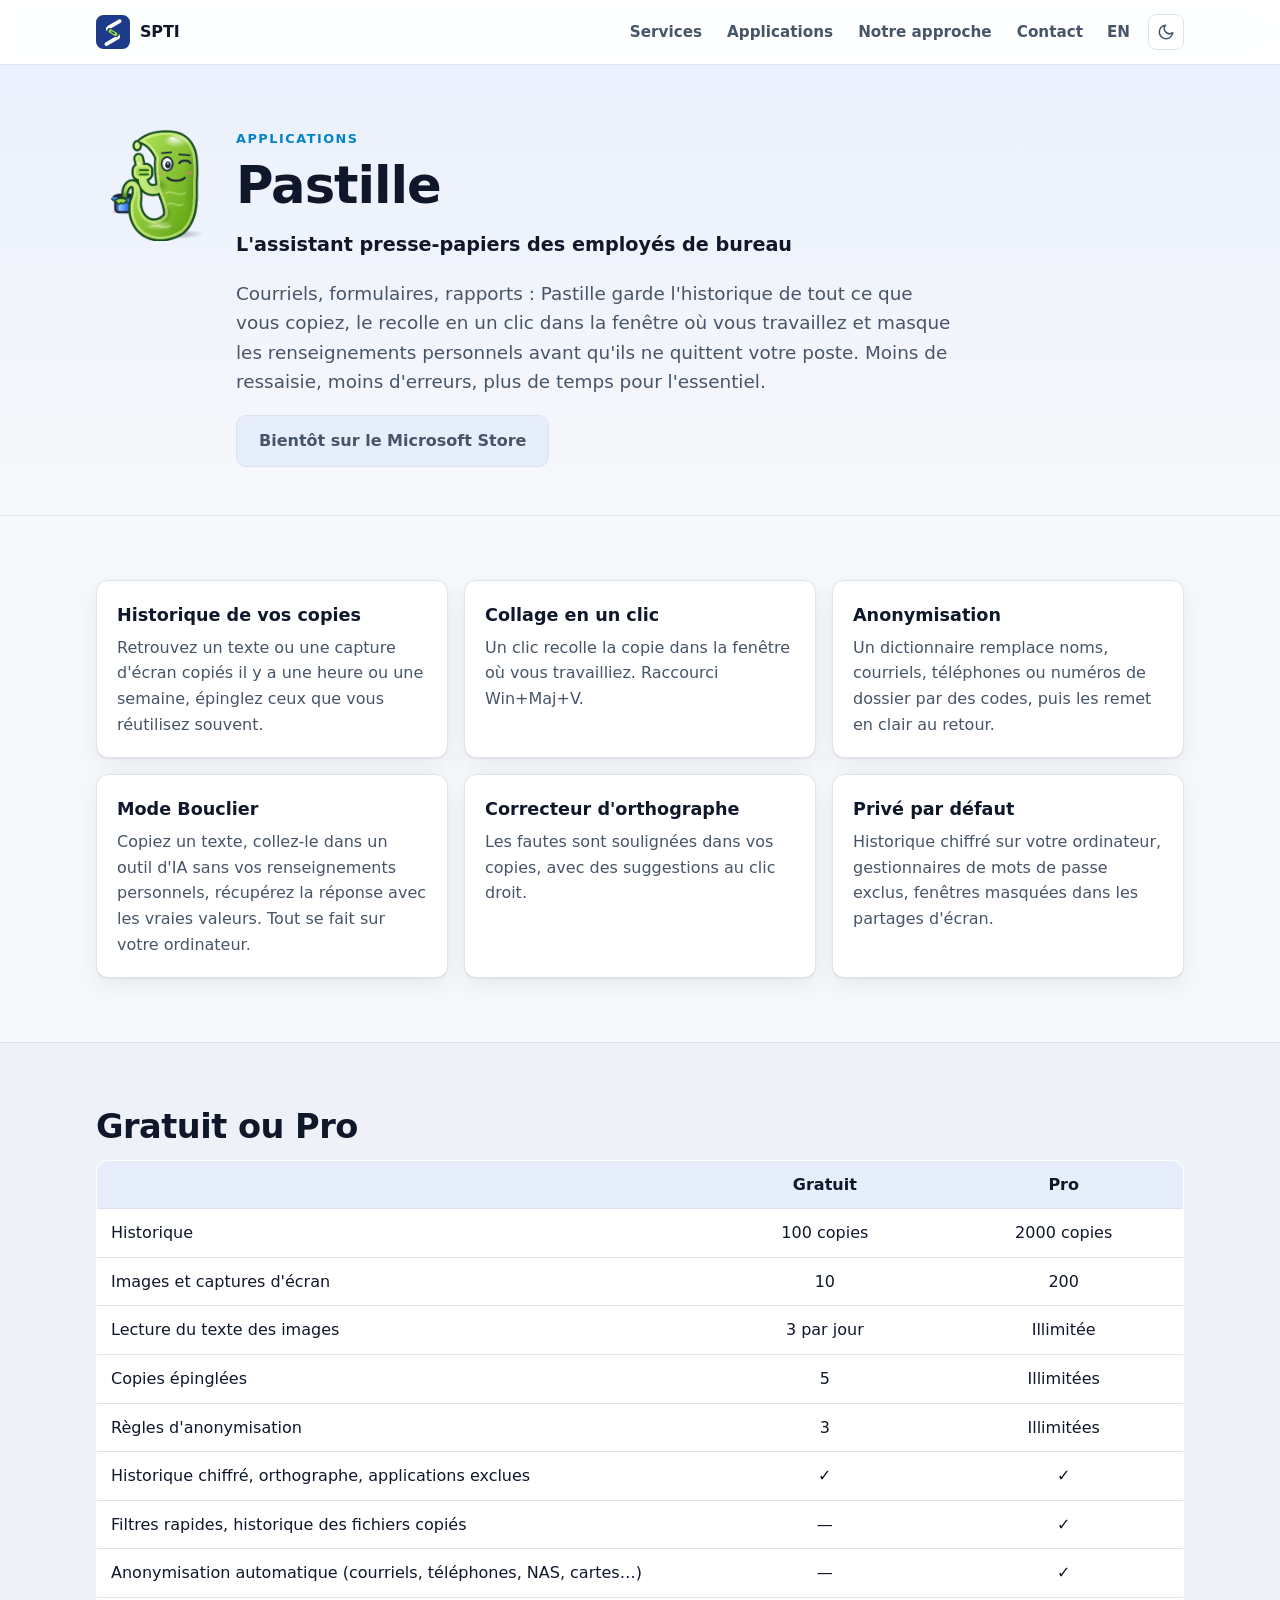
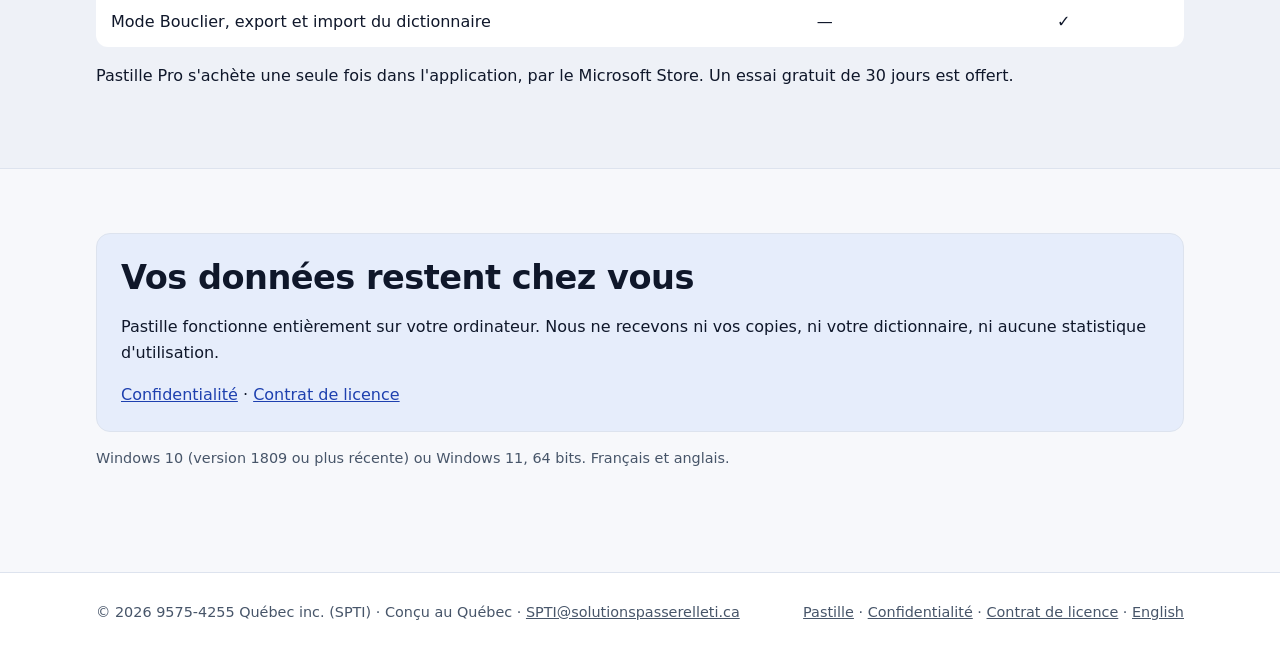
<file: pastille/index.html>
<!doctype html>
<html lang="fr-CA">
<head>
<meta charset="utf-8">
<meta name="viewport" content="width=device-width, initial-scale=1">
<title>Pastille – L&#x27;assistant presse-papiers des employés de bureau</title>
<meta name="description" content="Courriels, formulaires, rapports : Pastille garde l&#x27;historique de tout ce que vous copiez, le recolle en un clic dans la fenêtre où vous travaillez et masque les renseignements personnels avant qu&#x27;ils ne quittent votre poste. Moins de ressaisie, moins d&#x27;erreurs, plus de temps pour l&#x27;essentiel.">
<link rel="canonical" href="https://solutionspasserelleti.ca/pastille/">
<link rel="alternate" hreflang="fr-CA" href="https://solutionspasserelleti.ca/pastille/">
<link rel="alternate" hreflang="en-CA" href="https://solutionspasserelleti.ca/en/pastille/">
<link rel="icon" href="/favicon.ico" sizes="48x48">
<link rel="icon" href="../assets/favicon-192.png?v=f26c2509" type="image/png" sizes="192x192">
<link rel="icon" href="../assets/favicon.svg?v=f6bf468d" type="image/svg+xml">
<link rel="apple-touch-icon" href="../assets/apple-touch-icon.png?v=3462415c">
<link rel="stylesheet" href="../assets/style.css">
<script>
(function () {
  var root = document.documentElement, key = "spti-theme";
  try { var saved = localStorage.getItem(key); if (saved) root.setAttribute("data-theme", saved); } catch (e) {}
  window.sptiToggleTheme = function () {
    var dark = root.getAttribute("data-theme") === "dark" ||
      (!root.getAttribute("data-theme") && window.matchMedia("(prefers-color-scheme: dark)").matches);
    var next = dark ? "light" : "dark";
    root.setAttribute("data-theme", next);
    try { localStorage.setItem(key, next); } catch (e) {}
  };
})();
</script>
</head>
<body>
<header class="site-header">
  <div class="wrap header-row">
    <a class="brand" href="../"><img src="../assets/logo.svg?v=d019df17" alt="" width="34" height="34"><span>SPTI</span></a>
    <nav>
      <span class="nav-links">
        <a href="../#services">Services</a>
        <a href="../#applications">Applications</a>
        <a href="../#a-propos">Notre approche</a>
        <a href="../#contact">Contact</a>
      </span>
      <a href="../en/pastille/" hreflang="en" title="English">EN</a>
      <button class="theme-toggle" type="button" onclick="sptiToggleTheme()" title="Changer de thème (clair / sombre)" aria-label="Changer de thème (clair / sombre)"><svg viewBox="0 0 24 24" fill="none" stroke="currentColor" stroke-width="2" stroke-linecap="round" stroke-linejoin="round" aria-hidden="true"><path d="M21 12.8A9 9 0 1 1 11.2 3a7 7 0 0 0 9.8 9.8z"/></svg></button>
    </nav>
  </div>
</header>
<main>

<section class="page-hero">
  <div class="wrap app-hero">
    <img src="../assets/pastille.png" alt="" width="112" height="112">
    <div>
      <p class="eyebrow">Applications</p>
      <h1>Pastille</h1>
      <p class="tagline">L'assistant presse-papiers des employés de bureau</p>
      <p class="lead">Courriels, formulaires, rapports : Pastille garde l'historique de tout ce que vous copiez, le recolle en un clic dans la fenêtre où vous travaillez et masque les renseignements personnels avant qu'ils ne quittent votre poste. Moins de ressaisie, moins d'erreurs, plus de temps pour l'essentiel.</p>
      <span class="button disabled">Bientôt sur le Microsoft Store</span>
    </div>
  </div>
</section>
<section><div class="wrap features"><div class="feature"><h3>Historique de vos copies</h3><p>Retrouvez un texte ou une capture d'écran copiés il y a une heure ou une semaine, épinglez ceux que vous réutilisez souvent.</p></div><div class="feature"><h3>Collage en un clic</h3><p>Un clic recolle la copie dans la fenêtre où vous travailliez. Raccourci Win+Maj+V.</p></div><div class="feature"><h3>Anonymisation</h3><p>Un dictionnaire remplace noms, courriels, téléphones ou numéros de dossier par des codes, puis les remet en clair au retour.</p></div><div class="feature"><h3>Mode Bouclier</h3><p>Copiez un texte, collez-le dans un outil d'IA sans vos renseignements personnels, récupérez la réponse avec les vraies valeurs. Tout se fait sur votre ordinateur.</p></div><div class="feature"><h3>Correcteur d'orthographe</h3><p>Les fautes sont soulignées dans vos copies, avec des suggestions au clic droit.</p></div><div class="feature"><h3>Privé par défaut</h3><p>Historique chiffré sur votre ordinateur, gestionnaires de mots de passe exclus, fenêtres masquées dans les partages d'écran.</p></div></div></section>
<section class="alt">
  <div class="wrap">
    <h2>Gratuit ou Pro</h2>
    <div class="table-scroll"><table><thead><tr><th></th><th>Gratuit</th><th>Pro</th></tr></thead><tbody><tr><td>Historique</td><td>100 copies</td><td>2000 copies</td></tr><tr><td>Images et captures d'écran</td><td>10</td><td>200</td></tr><tr><td>Lecture du texte des images</td><td>3 par jour</td><td>Illimitée</td></tr><tr><td>Copies épinglées</td><td>5</td><td>Illimitées</td></tr><tr><td>Règles d'anonymisation</td><td>3</td><td>Illimitées</td></tr><tr><td>Historique chiffré, orthographe, applications exclues</td><td>✓</td><td>✓</td></tr><tr><td>Filtres rapides, historique des fichiers copiés</td><td>—</td><td>✓</td></tr><tr><td>Anonymisation automatique (courriels, téléphones, NAS, cartes…)</td><td>—</td><td>✓</td></tr><tr><td>Mode Bouclier, export et import du dictionnaire</td><td>—</td><td>✓</td></tr></tbody></table></div>
    <p>Pastille Pro s'achète une seule fois dans l'application, par le Microsoft Store. Un essai gratuit de 30 jours est offert.</p>
  </div>
</section>
<section>
  <div class="wrap">
    <div class="note">
      <h2>Vos données restent chez vous</h2>
      <p>Pastille fonctionne entièrement sur votre ordinateur. Nous ne recevons ni vos copies, ni votre dictionnaire, ni aucune statistique d'utilisation.</p>
      <p><a href="../pastille/confidentialite.html">Confidentialité</a> · <a href="../pastille/contrat.html">Contrat de licence</a></p>
    </div>
    <p class="small">Windows 10 (version 1809 ou plus récente) ou Windows 11, 64 bits. Français et anglais.</p>
  </div>
</section>
</main>
<footer class="site-footer">
  <div class="wrap footer-row">
    <div>© 2026 9575-4255 Québec inc. (SPTI) · Conçu au Québec · <a href="mailto:SPTI@solutionspasserelleti.ca">SPTI@solutionspasserelleti.ca</a></div>
    <div>
      <a href="../pastille/">Pastille</a> ·
      <a href="../pastille/confidentialite.html">Confidentialité</a> ·
      <a href="../pastille/contrat.html">Contrat de licence</a> ·
      <a href="../en/pastille/" hreflang="en">English</a>
    </div>
  </div>
</footer>
</body>
</html>
</file>
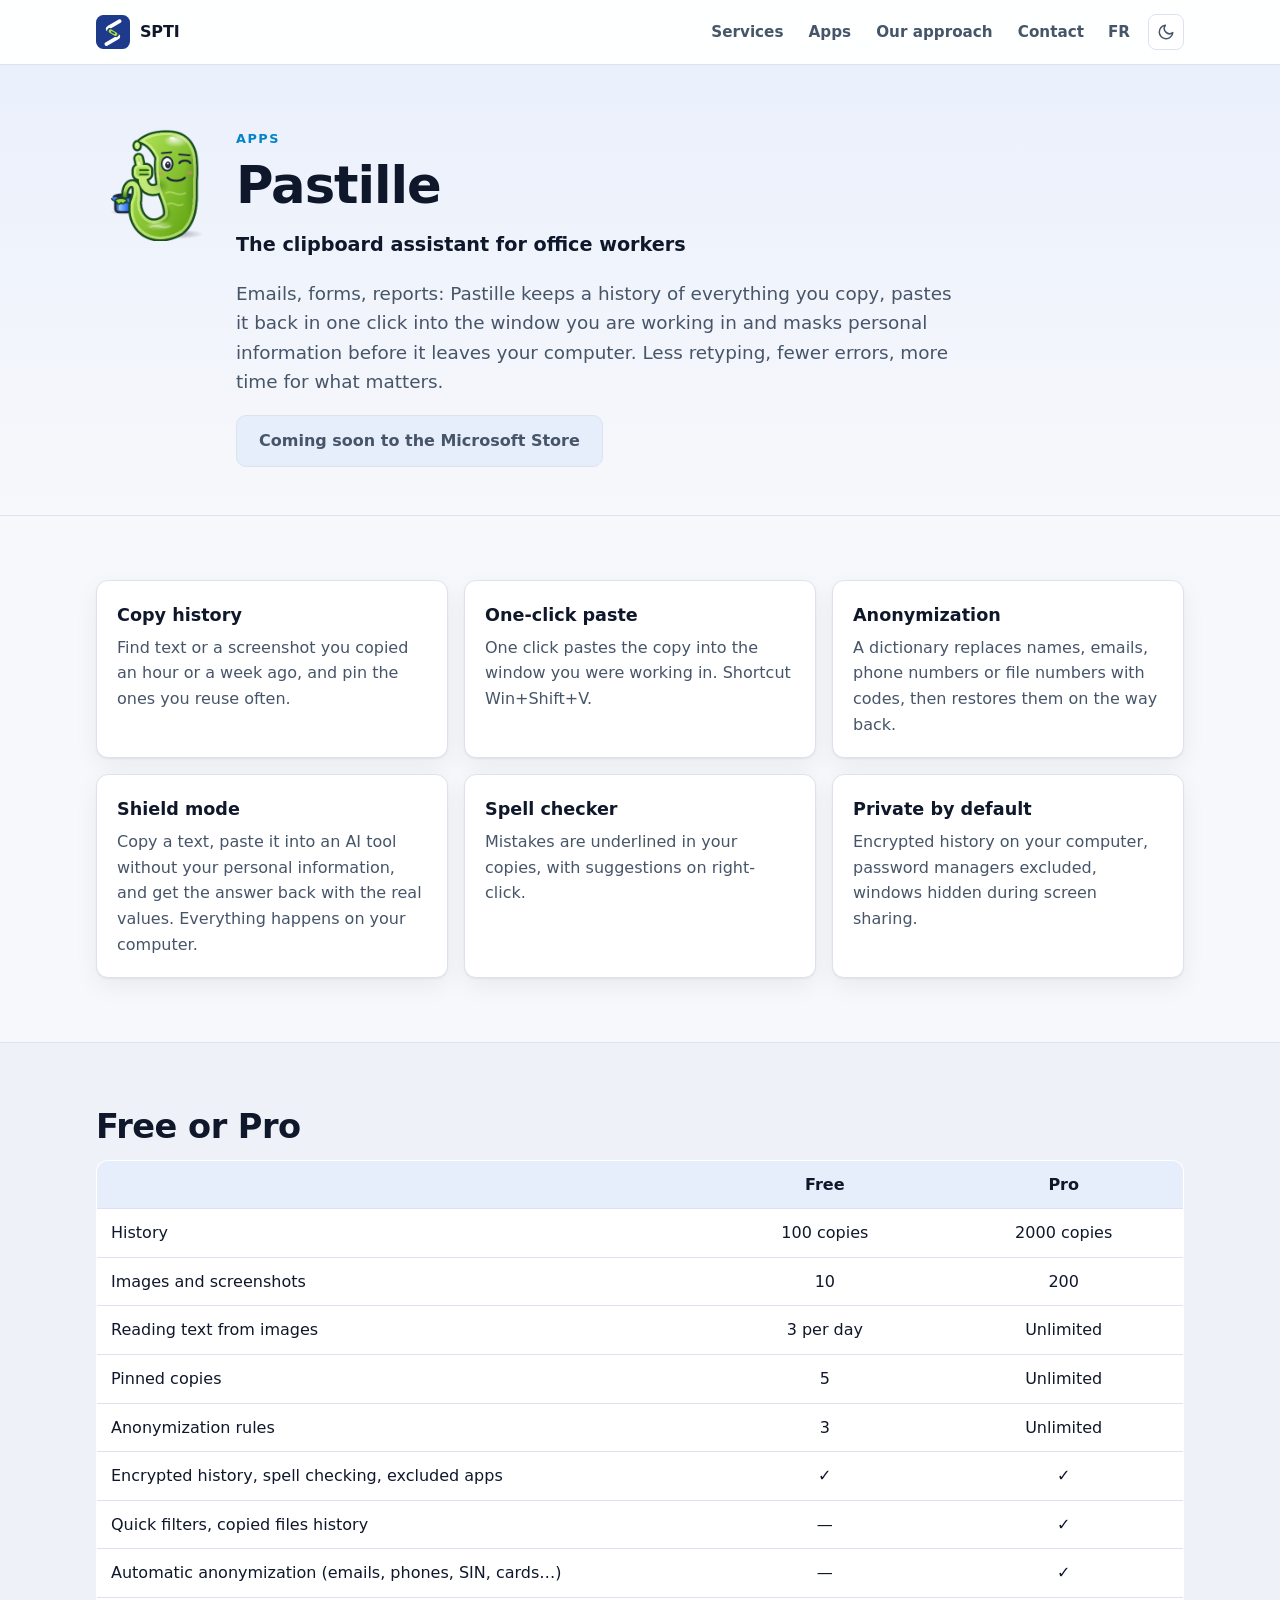
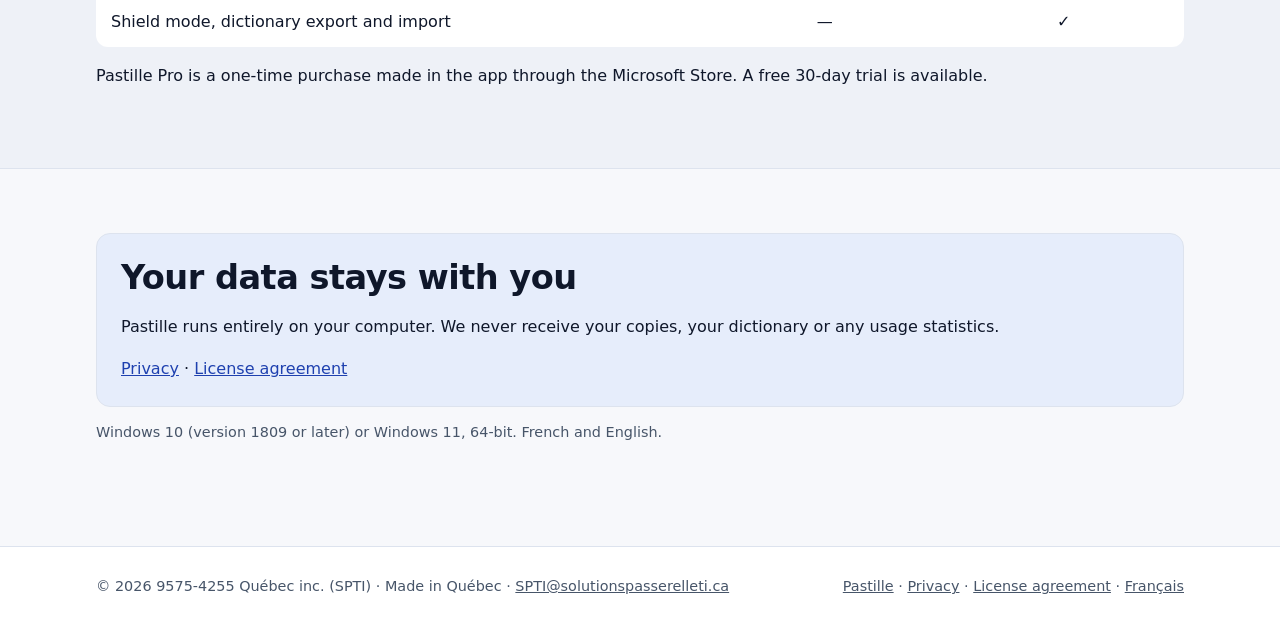
<file: en/pastille/index.html>
<!doctype html>
<html lang="en-CA">
<head>
<meta charset="utf-8">
<meta name="viewport" content="width=device-width, initial-scale=1">
<title>Pastille – The clipboard assistant for office workers</title>
<meta name="description" content="Emails, forms, reports: Pastille keeps a history of everything you copy, pastes it back in one click into the window you are working in and masks personal information before it leaves your computer. Less retyping, fewer errors, more time for what matters.">
<link rel="canonical" href="https://solutionspasserelleti.ca/en/pastille/">
<link rel="alternate" hreflang="fr-CA" href="https://solutionspasserelleti.ca/pastille/">
<link rel="alternate" hreflang="en-CA" href="https://solutionspasserelleti.ca/en/pastille/">
<link rel="icon" href="/favicon.ico" sizes="48x48">
<link rel="icon" href="../../assets/favicon-192.png?v=f26c2509" type="image/png" sizes="192x192">
<link rel="icon" href="../../assets/favicon.svg?v=f6bf468d" type="image/svg+xml">
<link rel="apple-touch-icon" href="../../assets/apple-touch-icon.png?v=3462415c">
<link rel="stylesheet" href="../../assets/style.css">
<script>
(function () {
  var root = document.documentElement, key = "spti-theme";
  try { var saved = localStorage.getItem(key); if (saved) root.setAttribute("data-theme", saved); } catch (e) {}
  window.sptiToggleTheme = function () {
    var dark = root.getAttribute("data-theme") === "dark" ||
      (!root.getAttribute("data-theme") && window.matchMedia("(prefers-color-scheme: dark)").matches);
    var next = dark ? "light" : "dark";
    root.setAttribute("data-theme", next);
    try { localStorage.setItem(key, next); } catch (e) {}
  };
})();
</script>
</head>
<body>
<header class="site-header">
  <div class="wrap header-row">
    <a class="brand" href="../../en/"><img src="../../assets/logo.svg?v=d019df17" alt="" width="34" height="34"><span>SPTI</span></a>
    <nav>
      <span class="nav-links">
        <a href="../../en/#services">Services</a>
        <a href="../../en/#applications">Apps</a>
        <a href="../../en/#a-propos">Our approach</a>
        <a href="../../en/#contact">Contact</a>
      </span>
      <a href="../../pastille/" hreflang="fr" title="Français">FR</a>
      <button class="theme-toggle" type="button" onclick="sptiToggleTheme()" title="Switch theme (light / dark)" aria-label="Switch theme (light / dark)"><svg viewBox="0 0 24 24" fill="none" stroke="currentColor" stroke-width="2" stroke-linecap="round" stroke-linejoin="round" aria-hidden="true"><path d="M21 12.8A9 9 0 1 1 11.2 3a7 7 0 0 0 9.8 9.8z"/></svg></button>
    </nav>
  </div>
</header>
<main>

<section class="page-hero">
  <div class="wrap app-hero">
    <img src="../../assets/pastille.png" alt="" width="112" height="112">
    <div>
      <p class="eyebrow">Apps</p>
      <h1>Pastille</h1>
      <p class="tagline">The clipboard assistant for office workers</p>
      <p class="lead">Emails, forms, reports: Pastille keeps a history of everything you copy, pastes it back in one click into the window you are working in and masks personal information before it leaves your computer. Less retyping, fewer errors, more time for what matters.</p>
      <span class="button disabled">Coming soon to the Microsoft Store</span>
    </div>
  </div>
</section>
<section><div class="wrap features"><div class="feature"><h3>Copy history</h3><p>Find text or a screenshot you copied an hour or a week ago, and pin the ones you reuse often.</p></div><div class="feature"><h3>One-click paste</h3><p>One click pastes the copy into the window you were working in. Shortcut Win+Shift+V.</p></div><div class="feature"><h3>Anonymization</h3><p>A dictionary replaces names, emails, phone numbers or file numbers with codes, then restores them on the way back.</p></div><div class="feature"><h3>Shield mode</h3><p>Copy a text, paste it into an AI tool without your personal information, and get the answer back with the real values. Everything happens on your computer.</p></div><div class="feature"><h3>Spell checker</h3><p>Mistakes are underlined in your copies, with suggestions on right-click.</p></div><div class="feature"><h3>Private by default</h3><p>Encrypted history on your computer, password managers excluded, windows hidden during screen sharing.</p></div></div></section>
<section class="alt">
  <div class="wrap">
    <h2>Free or Pro</h2>
    <div class="table-scroll"><table><thead><tr><th></th><th>Free</th><th>Pro</th></tr></thead><tbody><tr><td>History</td><td>100 copies</td><td>2000 copies</td></tr><tr><td>Images and screenshots</td><td>10</td><td>200</td></tr><tr><td>Reading text from images</td><td>3 per day</td><td>Unlimited</td></tr><tr><td>Pinned copies</td><td>5</td><td>Unlimited</td></tr><tr><td>Anonymization rules</td><td>3</td><td>Unlimited</td></tr><tr><td>Encrypted history, spell checking, excluded apps</td><td>✓</td><td>✓</td></tr><tr><td>Quick filters, copied files history</td><td>—</td><td>✓</td></tr><tr><td>Automatic anonymization (emails, phones, SIN, cards…)</td><td>—</td><td>✓</td></tr><tr><td>Shield mode, dictionary export and import</td><td>—</td><td>✓</td></tr></tbody></table></div>
    <p>Pastille Pro is a one-time purchase made in the app through the Microsoft Store. A free 30-day trial is available.</p>
  </div>
</section>
<section>
  <div class="wrap">
    <div class="note">
      <h2>Your data stays with you</h2>
      <p>Pastille runs entirely on your computer. We never receive your copies, your dictionary or any usage statistics.</p>
      <p><a href="../../en/pastille/privacy.html">Privacy</a> · <a href="../../en/pastille/license.html">License agreement</a></p>
    </div>
    <p class="small">Windows 10 (version 1809 or later) or Windows 11, 64-bit. French and English.</p>
  </div>
</section>
</main>
<footer class="site-footer">
  <div class="wrap footer-row">
    <div>© 2026 9575-4255 Québec inc. (SPTI) · Made in Québec · <a href="mailto:SPTI@solutionspasserelleti.ca">SPTI@solutionspasserelleti.ca</a></div>
    <div>
      <a href="../../en/pastille/">Pastille</a> ·
      <a href="../../en/pastille/privacy.html">Privacy</a> ·
      <a href="../../en/pastille/license.html">License agreement</a> ·
      <a href="../../pastille/" hreflang="fr">Français</a>
    </div>
  </div>
</footer>
</body>
</html>
</file>
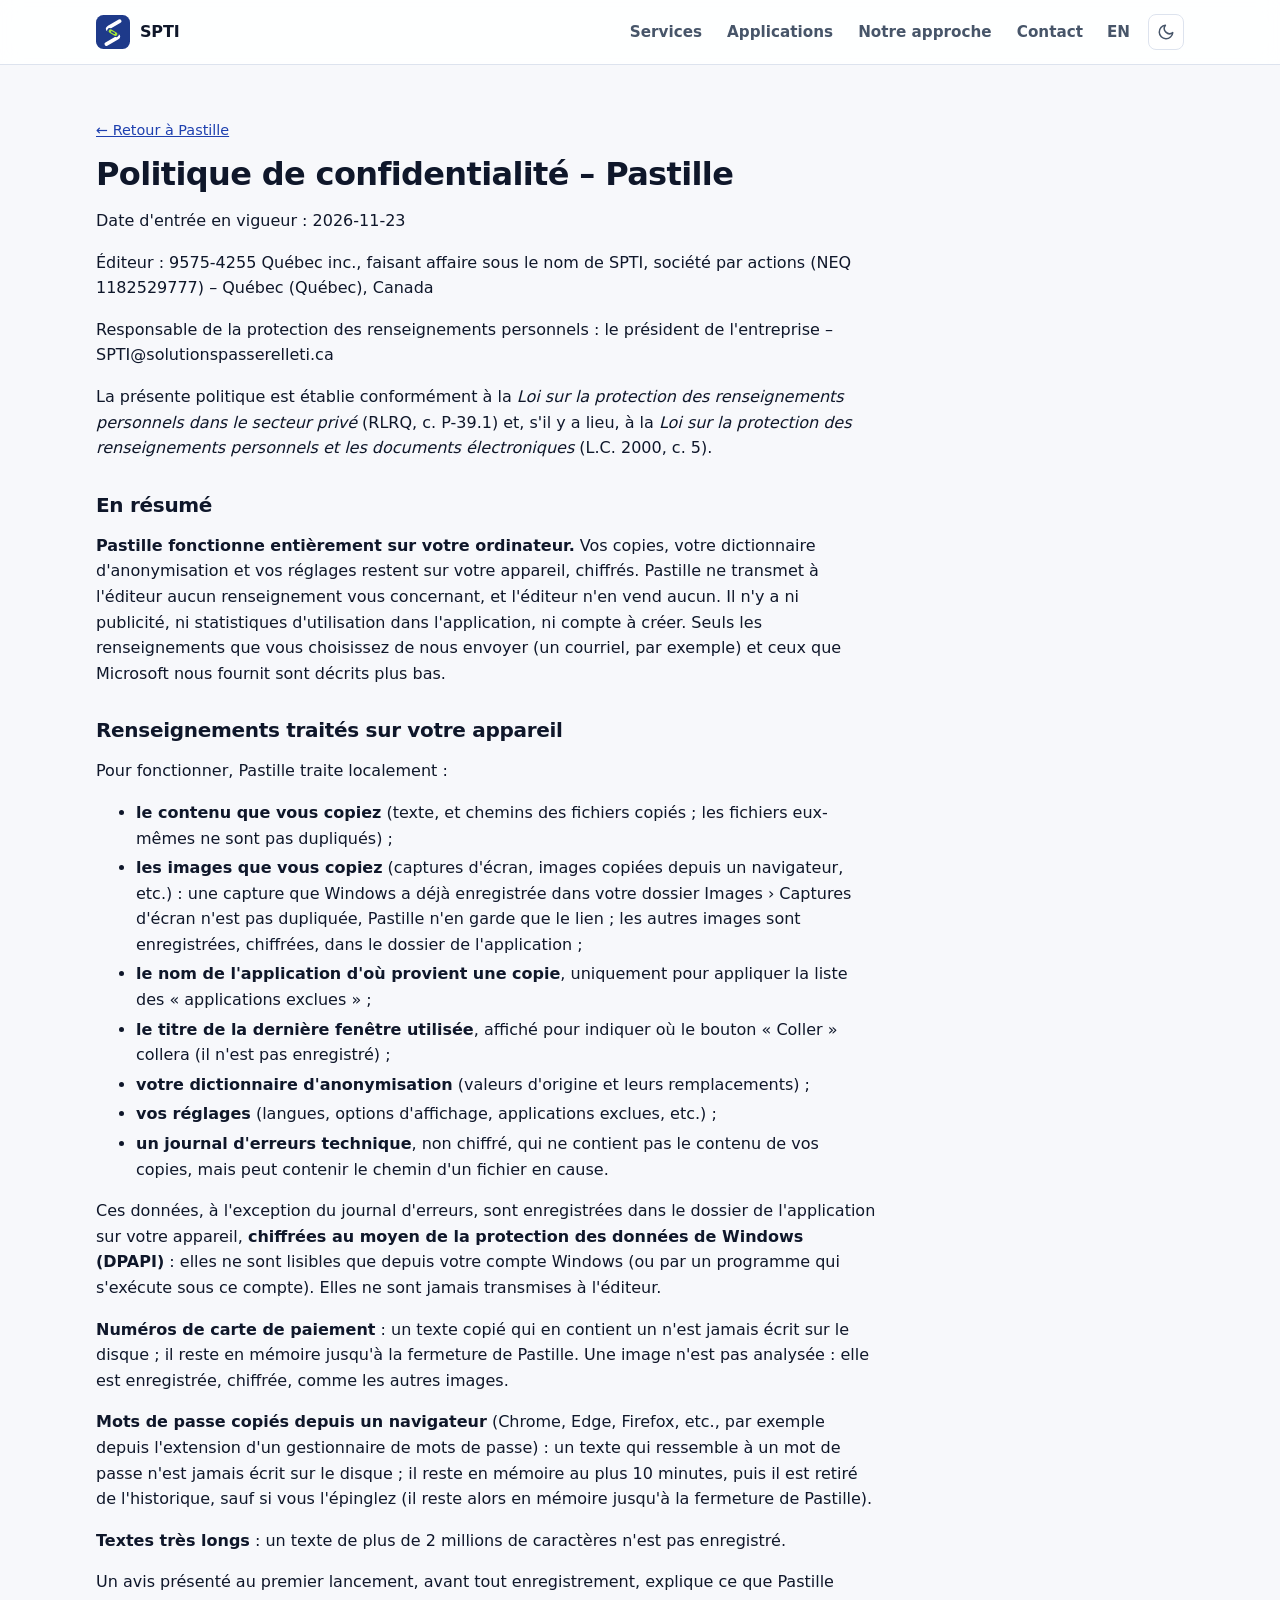
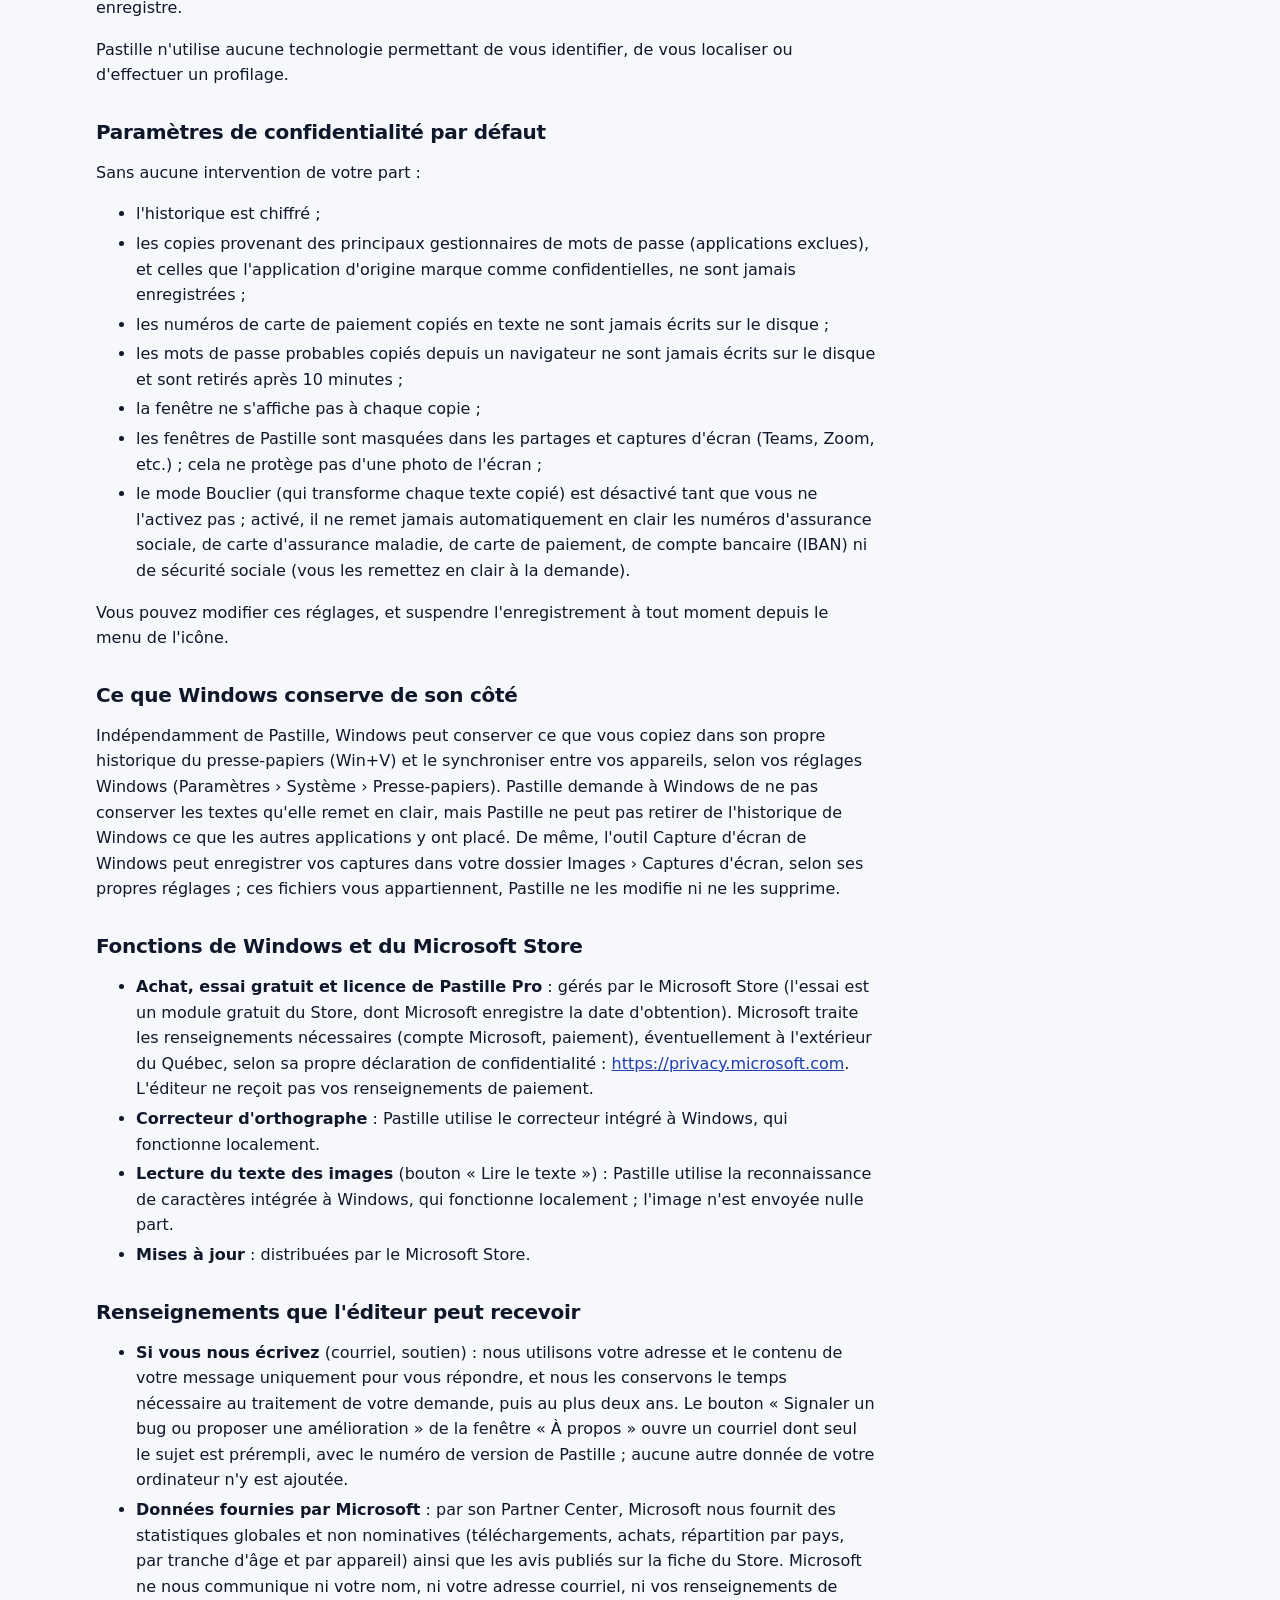
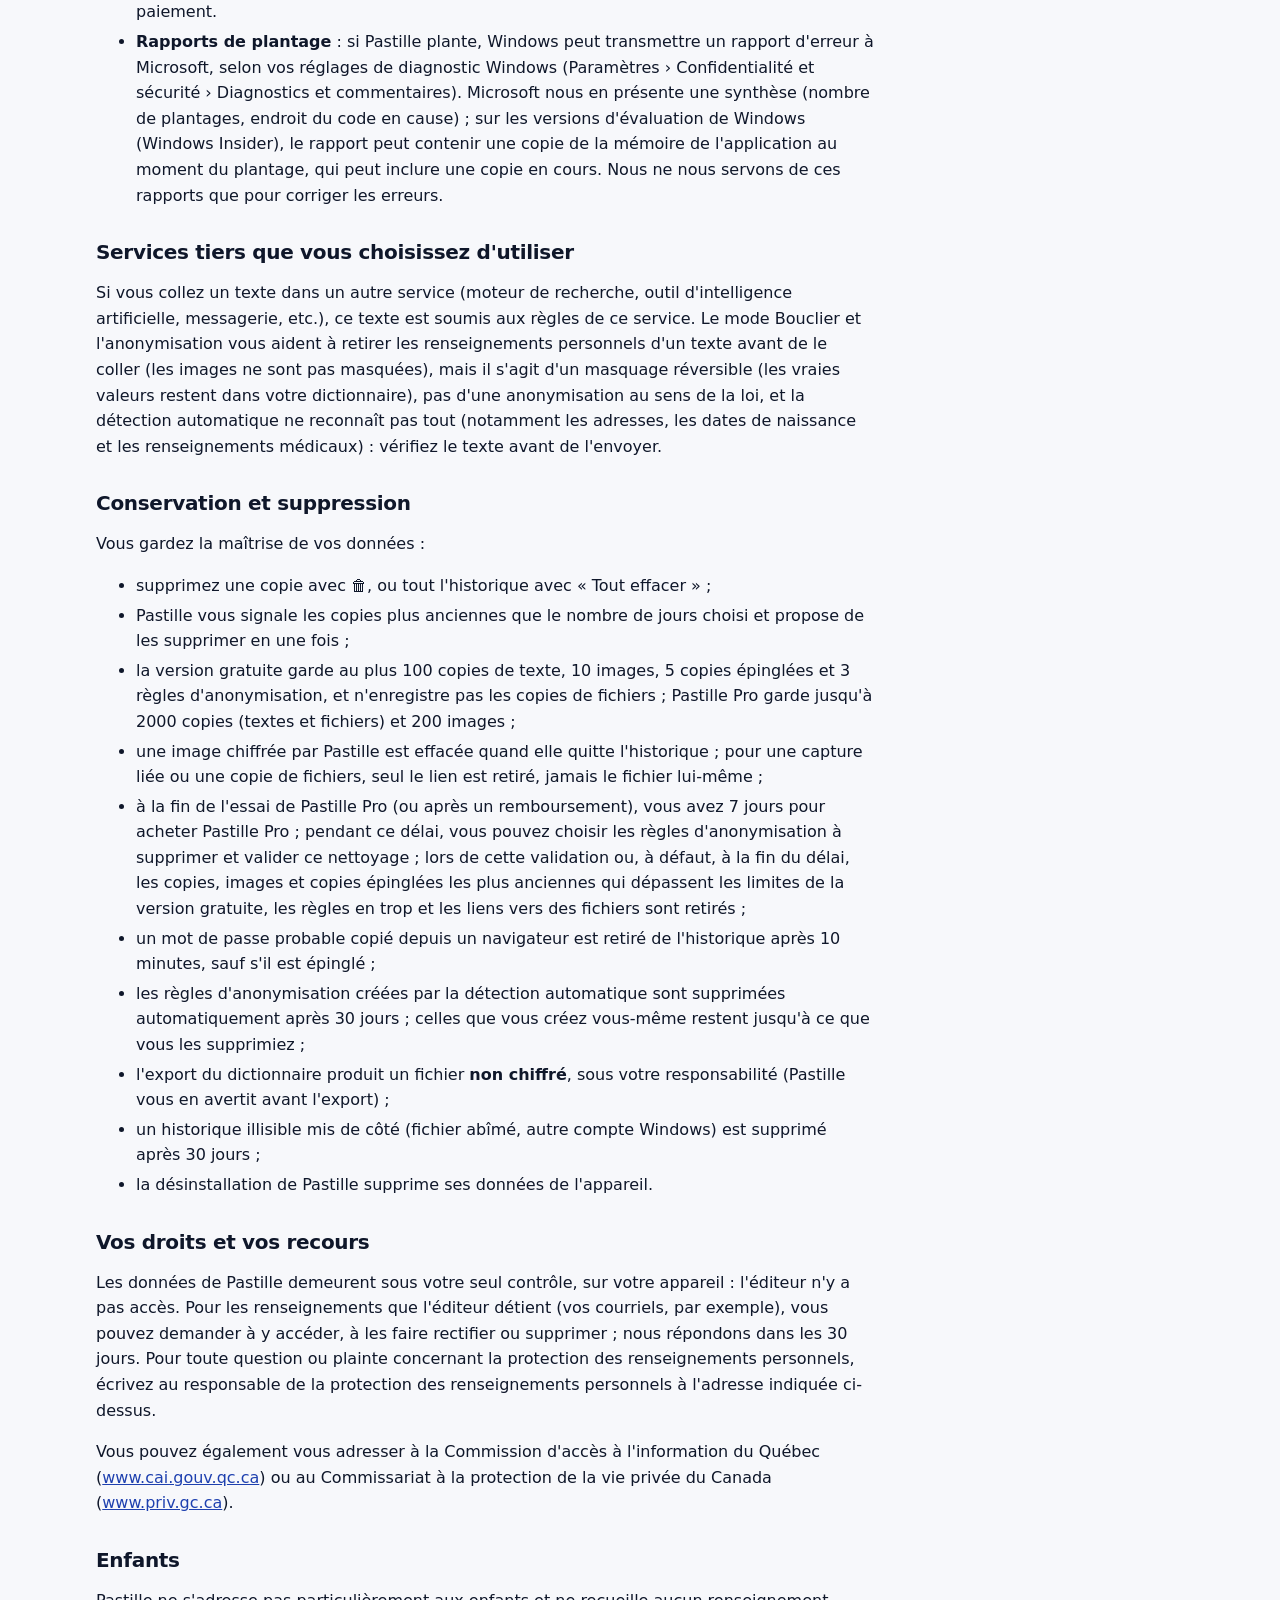
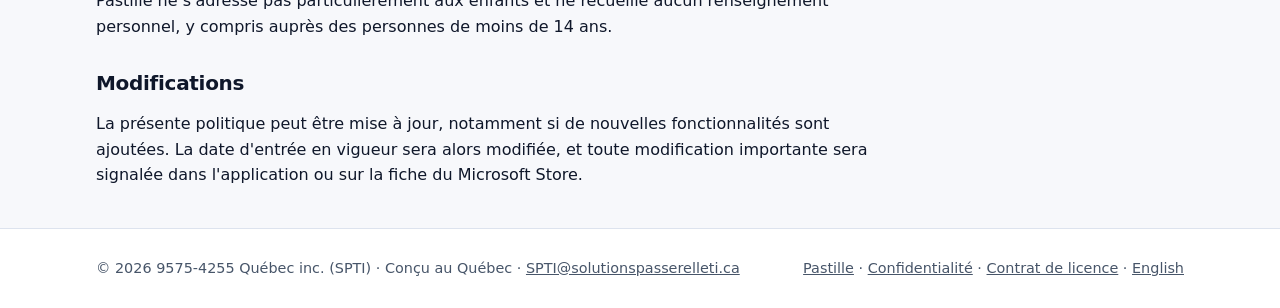
<file: pastille/confidentialite.html>
<!doctype html>
<html lang="fr-CA">
<head>
<meta charset="utf-8">
<meta name="viewport" content="width=device-width, initial-scale=1">
<title>Politique de confidentialité – Pastille</title>
<meta name="description" content="Politique de confidentialité – Pastille">
<link rel="canonical" href="https://solutionspasserelleti.ca/pastille/confidentialite.html">
<link rel="alternate" hreflang="fr-CA" href="https://solutionspasserelleti.ca/pastille/confidentialite.html">
<link rel="alternate" hreflang="en-CA" href="https://solutionspasserelleti.ca/en/pastille/privacy.html">
<link rel="icon" href="/favicon.ico" sizes="48x48">
<link rel="icon" href="../assets/favicon-192.png?v=f26c2509" type="image/png" sizes="192x192">
<link rel="icon" href="../assets/favicon.svg?v=f6bf468d" type="image/svg+xml">
<link rel="apple-touch-icon" href="../assets/apple-touch-icon.png?v=3462415c">
<link rel="stylesheet" href="../assets/style.css">
<script>
(function () {
  var root = document.documentElement, key = "spti-theme";
  try { var saved = localStorage.getItem(key); if (saved) root.setAttribute("data-theme", saved); } catch (e) {}
  window.sptiToggleTheme = function () {
    var dark = root.getAttribute("data-theme") === "dark" ||
      (!root.getAttribute("data-theme") && window.matchMedia("(prefers-color-scheme: dark)").matches);
    var next = dark ? "light" : "dark";
    root.setAttribute("data-theme", next);
    try { localStorage.setItem(key, next); } catch (e) {}
  };
})();
</script>
</head>
<body>
<header class="site-header">
  <div class="wrap header-row">
    <a class="brand" href="../"><img src="../assets/logo.svg?v=d019df17" alt="" width="34" height="34"><span>SPTI</span></a>
    <nav>
      <span class="nav-links">
        <a href="../#services">Services</a>
        <a href="../#applications">Applications</a>
        <a href="../#a-propos">Notre approche</a>
        <a href="../#contact">Contact</a>
      </span>
      <a href="../en/pastille/privacy.html" hreflang="en" title="English">EN</a>
      <button class="theme-toggle" type="button" onclick="sptiToggleTheme()" title="Changer de thème (clair / sombre)" aria-label="Changer de thème (clair / sombre)"><svg viewBox="0 0 24 24" fill="none" stroke="currentColor" stroke-width="2" stroke-linecap="round" stroke-linejoin="round" aria-hidden="true"><path d="M21 12.8A9 9 0 1 1 11.2 3a7 7 0 0 0 9.8 9.8z"/></svg></button>
    </nav>
  </div>
</header>
<main class="wrap">

<article class="legal">
  <p class="small"><a href="../pastille/">← Retour à Pastille</a></p>
  <h1>Politique de confidentialité – Pastille</h1>
<p>Date d'entrée en vigueur&nbsp;: 2026-11-23</p>
<p>Éditeur&nbsp;: 9575-4255 Québec inc., faisant affaire sous le nom de SPTI, société par actions (NEQ 1182529777) – Québec (Québec), Canada</p>
<p>Responsable de la protection des renseignements personnels&nbsp;: le président de l'entreprise – SPTI@solutionspasserelleti.ca</p>
<p>La présente politique est établie conformément à la <em>Loi sur la protection des renseignements personnels dans le secteur privé</em> (RLRQ, c. P-39.1) et, s'il y a lieu, à la <em>Loi sur la protection des renseignements personnels et les documents électroniques</em> (L.C. 2000, c. 5).</p>
<h2>En résumé</h2>
<p><strong>Pastille fonctionne entièrement sur votre ordinateur.</strong> Vos copies, votre dictionnaire d'anonymisation et vos réglages restent sur votre appareil, chiffrés. Pastille ne transmet à l'éditeur aucun renseignement vous concernant, et l'éditeur n'en vend aucun. Il n'y a ni publicité, ni statistiques d'utilisation dans l'application, ni compte à créer. Seuls les renseignements que vous choisissez de nous envoyer (un courriel, par exemple) et ceux que Microsoft nous fournit sont décrits plus bas.</p>
<h2>Renseignements traités sur votre appareil</h2>
<p>Pour fonctionner, Pastille traite localement&nbsp;:</p>
<ul><li><strong>le contenu que vous copiez</strong> (texte, et chemins des fichiers copiés&nbsp;; les fichiers eux-mêmes ne sont pas dupliqués)&nbsp;;</li><li><strong>les images que vous copiez</strong> (captures d'écran, images copiées depuis un navigateur, etc.)&nbsp;: une capture que Windows a déjà enregistrée dans votre dossier Images › Captures d'écran n'est pas dupliquée, Pastille n'en garde que le lien&nbsp;; les autres images sont enregistrées, chiffrées, dans le dossier de l'application&nbsp;;</li><li><strong>le nom de l'application d'où provient une copie</strong>, uniquement pour appliquer la liste des «&nbsp;applications exclues&nbsp;»&nbsp;;</li><li><strong>le titre de la dernière fenêtre utilisée</strong>, affiché pour indiquer où le bouton «&nbsp;Coller&nbsp;» collera (il n'est pas enregistré)&nbsp;;</li><li><strong>votre dictionnaire d'anonymisation</strong> (valeurs d'origine et leurs remplacements)&nbsp;;</li><li><strong>vos réglages</strong> (langues, options d'affichage, applications exclues, etc.)&nbsp;;</li><li><strong>un journal d'erreurs technique</strong>, non chiffré, qui ne contient pas le contenu de vos copies, mais peut contenir le chemin d'un fichier en cause.</li></ul>
<p>Ces données, à l'exception du journal d'erreurs, sont enregistrées dans le dossier de l'application sur votre appareil, <strong>chiffrées au moyen de la protection des données de Windows (DPAPI)</strong>&nbsp;: elles ne sont lisibles que depuis votre compte Windows (ou par un programme qui s'exécute sous ce compte). Elles ne sont jamais transmises à l'éditeur.</p>
<p><strong>Numéros de carte de paiement</strong>&nbsp;: un texte copié qui en contient un n'est jamais écrit sur le disque&nbsp;; il reste en mémoire jusqu'à la fermeture de Pastille. Une image n'est pas analysée&nbsp;: elle est enregistrée, chiffrée, comme les autres images.</p>
<p><strong>Mots de passe copiés depuis un navigateur</strong> (Chrome, Edge, Firefox, etc., par exemple depuis l'extension d'un gestionnaire de mots de passe)&nbsp;: un texte qui ressemble à un mot de passe n'est jamais écrit sur le disque&nbsp;; il reste en mémoire au plus 10 minutes, puis il est retiré de l'historique, sauf si vous l'épinglez (il reste alors en mémoire jusqu'à la fermeture de Pastille).</p>
<p><strong>Textes très longs</strong>&nbsp;: un texte de plus de 2 millions de caractères n'est pas enregistré.</p>
<p>Un avis présenté au premier lancement, avant tout enregistrement, explique ce que Pastille enregistre.</p>
<p>Pastille n'utilise aucune technologie permettant de vous identifier, de vous localiser ou d'effectuer un profilage.</p>
<h2>Paramètres de confidentialité par défaut</h2>
<p>Sans aucune intervention de votre part&nbsp;:</p>
<ul><li>l'historique est chiffré&nbsp;;</li><li>les copies provenant des principaux gestionnaires de mots de passe (applications exclues), et celles que l'application d'origine marque comme confidentielles, ne sont jamais enregistrées&nbsp;;</li><li>les numéros de carte de paiement copiés en texte ne sont jamais écrits sur le disque&nbsp;;</li><li>les mots de passe probables copiés depuis un navigateur ne sont jamais écrits sur le disque et sont retirés après 10 minutes&nbsp;;</li><li>la fenêtre ne s'affiche pas à chaque copie&nbsp;;</li><li>les fenêtres de Pastille sont masquées dans les partages et captures d'écran (Teams, Zoom, etc.)&nbsp;; cela ne protège pas d'une photo de l'écran&nbsp;;</li><li>le mode Bouclier (qui transforme chaque texte copié) est désactivé tant que vous ne l'activez pas&nbsp;; activé, il ne remet jamais automatiquement en clair les numéros d'assurance sociale, de carte d'assurance maladie, de carte de paiement, de compte bancaire (IBAN) ni de sécurité sociale (vous les remettez en clair à la demande).</li></ul>
<p>Vous pouvez modifier ces réglages, et suspendre l'enregistrement à tout moment depuis le menu de l'icône.</p>
<h2>Ce que Windows conserve de son côté</h2>
<p>Indépendamment de Pastille, Windows peut conserver ce que vous copiez dans son propre historique du presse-papiers (Win+V) et le synchroniser entre vos appareils, selon vos réglages Windows (Paramètres › Système › Presse-papiers). Pastille demande à Windows de ne pas conserver les textes qu'elle remet en clair, mais Pastille ne peut pas retirer de l'historique de Windows ce que les autres applications y ont placé. De même, l'outil Capture d'écran de Windows peut enregistrer vos captures dans votre dossier Images › Captures d'écran, selon ses propres réglages&nbsp;; ces fichiers vous appartiennent, Pastille ne les modifie ni ne les supprime.</p>
<h2>Fonctions de Windows et du Microsoft Store</h2>
<ul><li><strong>Achat, essai gratuit et licence de Pastille Pro</strong>&nbsp;: gérés par le Microsoft Store (l'essai est un module gratuit du Store, dont Microsoft enregistre la date d'obtention). Microsoft traite les renseignements nécessaires (compte Microsoft, paiement), éventuellement à l'extérieur du Québec, selon sa propre déclaration de confidentialité&nbsp;: <a href="https://privacy.microsoft.com">https://privacy.microsoft.com</a>. L'éditeur ne reçoit pas vos renseignements de paiement.</li><li><strong>Correcteur d'orthographe</strong>&nbsp;: Pastille utilise le correcteur intégré à Windows, qui fonctionne localement.</li><li><strong>Lecture du texte des images</strong> (bouton «&nbsp;Lire le texte&nbsp;»)&nbsp;: Pastille utilise la reconnaissance de caractères intégrée à Windows, qui fonctionne localement&nbsp;; l'image n'est envoyée nulle part.</li><li><strong>Mises à jour</strong>&nbsp;: distribuées par le Microsoft Store.</li></ul>
<h2>Renseignements que l'éditeur peut recevoir</h2>
<ul><li><strong>Si vous nous écrivez</strong> (courriel, soutien)&nbsp;: nous utilisons votre adresse et le contenu de votre message uniquement pour vous répondre, et nous les conservons le temps nécessaire au traitement de votre demande, puis au plus deux ans. Le bouton «&nbsp;Signaler un bug ou proposer une amélioration&nbsp;» de la fenêtre «&nbsp;À propos&nbsp;» ouvre un courriel dont seul le sujet est prérempli, avec le numéro de version de Pastille&nbsp;; aucune autre donnée de votre ordinateur n'y est ajoutée.</li><li><strong>Données fournies par Microsoft</strong>&nbsp;: par son Partner Center, Microsoft nous fournit des statistiques globales et non nominatives (téléchargements, achats, répartition par pays, par tranche d'âge et par appareil) ainsi que les avis publiés sur la fiche du Store. Microsoft ne nous communique ni votre nom, ni votre adresse courriel, ni vos renseignements de paiement.</li><li><strong>Rapports de plantage</strong>&nbsp;: si Pastille plante, Windows peut transmettre un rapport d'erreur à Microsoft, selon vos réglages de diagnostic Windows (Paramètres › Confidentialité et sécurité › Diagnostics et commentaires). Microsoft nous en présente une synthèse (nombre de plantages, endroit du code en cause)&nbsp;; sur les versions d'évaluation de Windows (Windows Insider), le rapport peut contenir une copie de la mémoire de l'application au moment du plantage, qui peut inclure une copie en cours. Nous ne nous servons de ces rapports que pour corriger les erreurs.</li></ul>
<h2>Services tiers que vous choisissez d'utiliser</h2>
<p>Si vous collez un texte dans un autre service (moteur de recherche, outil d'intelligence artificielle, messagerie, etc.), ce texte est soumis aux règles de ce service. Le mode Bouclier et l'anonymisation vous aident à retirer les renseignements personnels d'un texte avant de le coller (les images ne sont pas masquées), mais il s'agit d'un masquage réversible (les vraies valeurs restent dans votre dictionnaire), pas d'une anonymisation au sens de la loi, et la détection automatique ne reconnaît pas tout (notamment les adresses, les dates de naissance et les renseignements médicaux)&nbsp;: vérifiez le texte avant de l'envoyer.</p>
<h2>Conservation et suppression</h2>
<p>Vous gardez la maîtrise de vos données&nbsp;:</p>
<ul><li>supprimez une copie avec 🗑, ou tout l'historique avec «&nbsp;Tout effacer&nbsp;»&nbsp;;</li><li>Pastille vous signale les copies plus anciennes que le nombre de jours choisi et propose de les supprimer en une fois&nbsp;;</li><li>la version gratuite garde au plus 100 copies de texte, 10 images, 5 copies épinglées et 3 règles d'anonymisation, et n'enregistre pas les copies de fichiers&nbsp;; Pastille Pro garde jusqu'à 2000 copies (textes et fichiers) et 200 images&nbsp;;</li><li>une image chiffrée par Pastille est effacée quand elle quitte l'historique&nbsp;; pour une capture liée ou une copie de fichiers, seul le lien est retiré, jamais le fichier lui-même&nbsp;;</li><li>à la fin de l'essai de Pastille Pro (ou après un remboursement), vous avez 7 jours pour acheter Pastille Pro&nbsp;; pendant ce délai, vous pouvez choisir les règles d'anonymisation à supprimer et valider ce nettoyage&nbsp;; lors de cette validation ou, à défaut, à la fin du délai, les copies, images et copies épinglées les plus anciennes qui dépassent les limites de la version gratuite, les règles en trop et les liens vers des fichiers sont retirés&nbsp;;</li><li>un mot de passe probable copié depuis un navigateur est retiré de l'historique après 10 minutes, sauf s'il est épinglé&nbsp;;</li><li>les règles d'anonymisation créées par la détection automatique sont supprimées automatiquement après 30 jours&nbsp;; celles que vous créez vous-même restent jusqu'à ce que vous les supprimiez&nbsp;;</li><li>l'export du dictionnaire produit un fichier <strong>non chiffré</strong>, sous votre responsabilité (Pastille vous en avertit avant l'export)&nbsp;;</li><li>un historique illisible mis de côté (fichier abîmé, autre compte Windows) est supprimé après 30 jours&nbsp;;</li><li>la désinstallation de Pastille supprime ses données de l'appareil.</li></ul>
<h2>Vos droits et vos recours</h2>
<p>Les données de Pastille demeurent sous votre seul contrôle, sur votre appareil&nbsp;: l'éditeur n'y a pas accès. Pour les renseignements que l'éditeur détient (vos courriels, par exemple), vous pouvez demander à y accéder, à les faire rectifier ou supprimer&nbsp;; nous répondons dans les 30 jours. Pour toute question ou plainte concernant la protection des renseignements personnels, écrivez au responsable de la protection des renseignements personnels à l'adresse indiquée ci-dessus.</p>
<p>Vous pouvez également vous adresser à la Commission d'accès à l'information du Québec (<a href="https://www.cai.gouv.qc.ca">www.cai.gouv.qc.ca</a>) ou au Commissariat à la protection de la vie privée du Canada (<a href="https://www.priv.gc.ca">www.priv.gc.ca</a>).</p>
<h2>Enfants</h2>
<p>Pastille ne s'adresse pas particulièrement aux enfants et ne recueille aucun renseignement personnel, y compris auprès des personnes de moins de 14 ans.</p>
<h2>Modifications</h2>
<p>La présente politique peut être mise à jour, notamment si de nouvelles fonctionnalités sont ajoutées. La date d'entrée en vigueur sera alors modifiée, et toute modification importante sera signalée dans l'application ou sur la fiche du Microsoft Store.</p>
</article>
</main>
<footer class="site-footer">
  <div class="wrap footer-row">
    <div>© 2026 9575-4255 Québec inc. (SPTI) · Conçu au Québec · <a href="mailto:SPTI@solutionspasserelleti.ca">SPTI@solutionspasserelleti.ca</a></div>
    <div>
      <a href="../pastille/">Pastille</a> ·
      <a href="../pastille/confidentialite.html">Confidentialité</a> ·
      <a href="../pastille/contrat.html">Contrat de licence</a> ·
      <a href="../en/pastille/privacy.html" hreflang="en">English</a>
    </div>
  </div>
</footer>
</body>
</html>
</file>
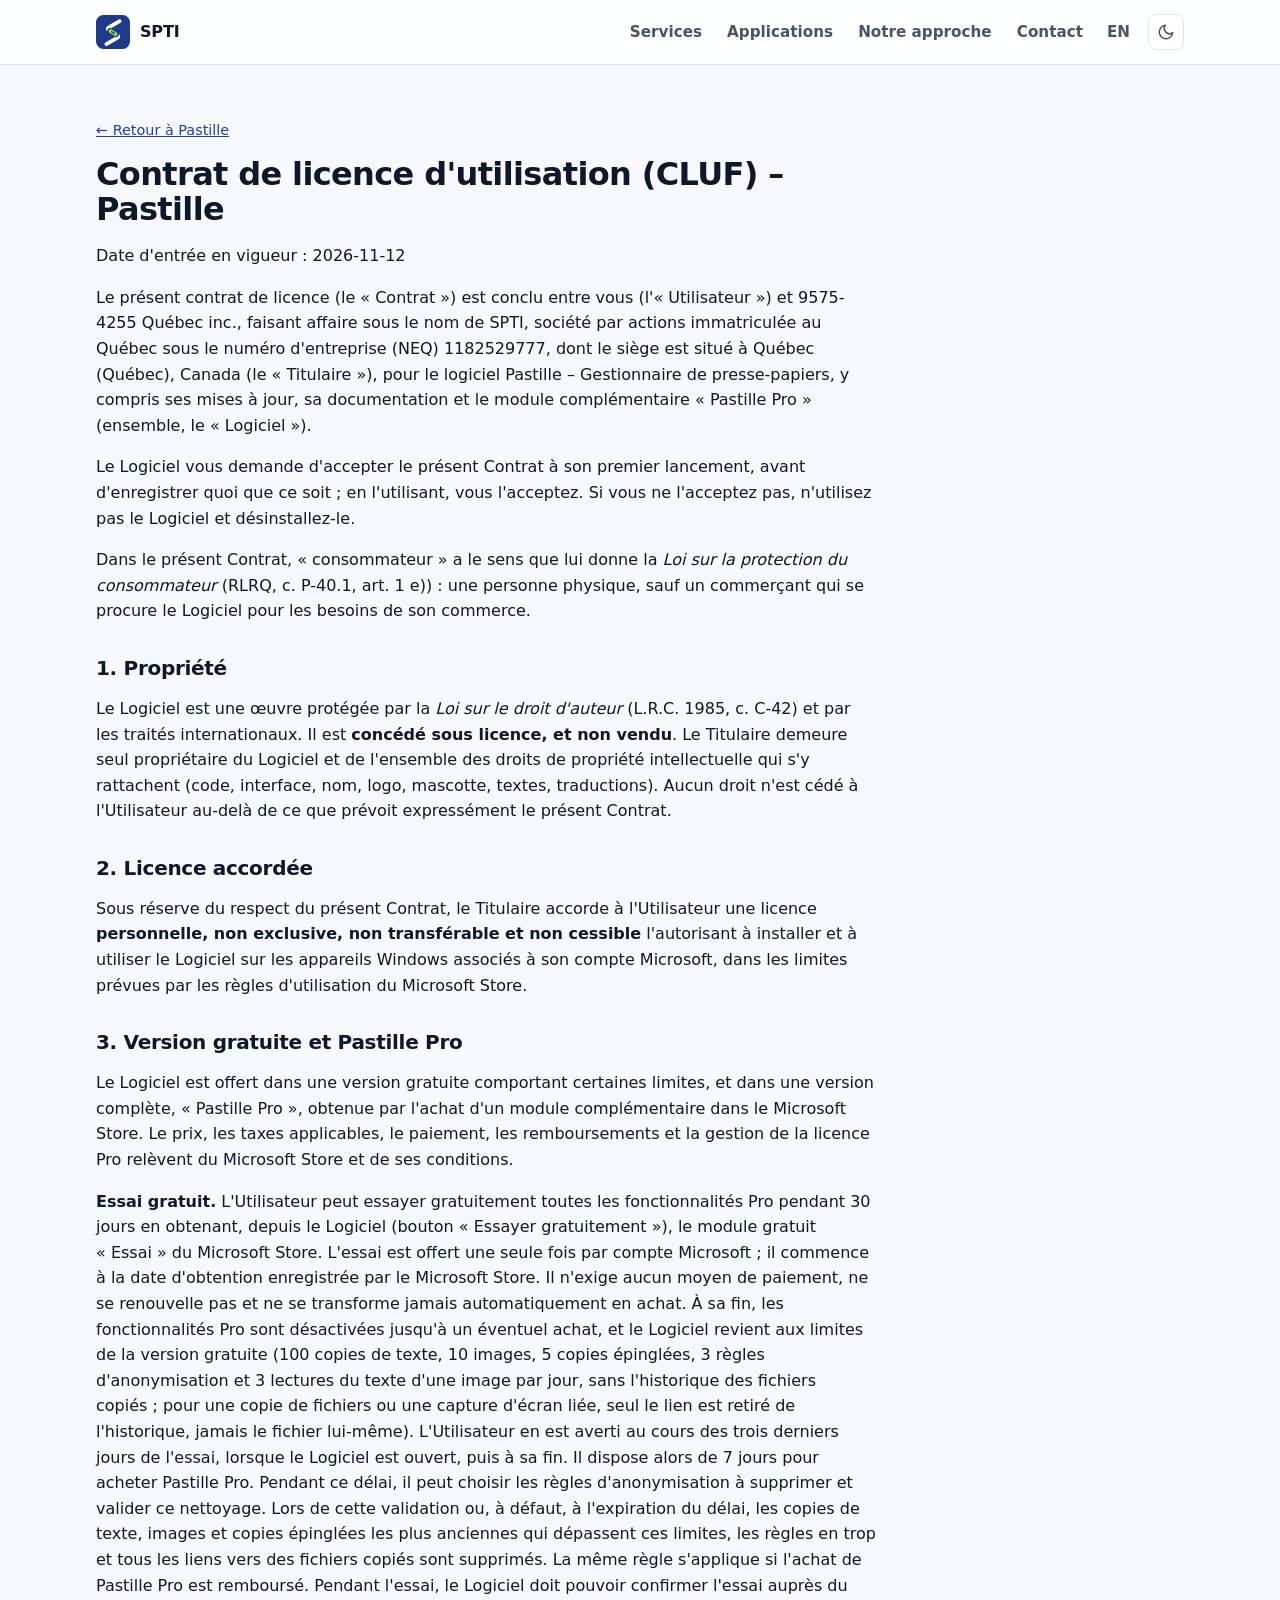
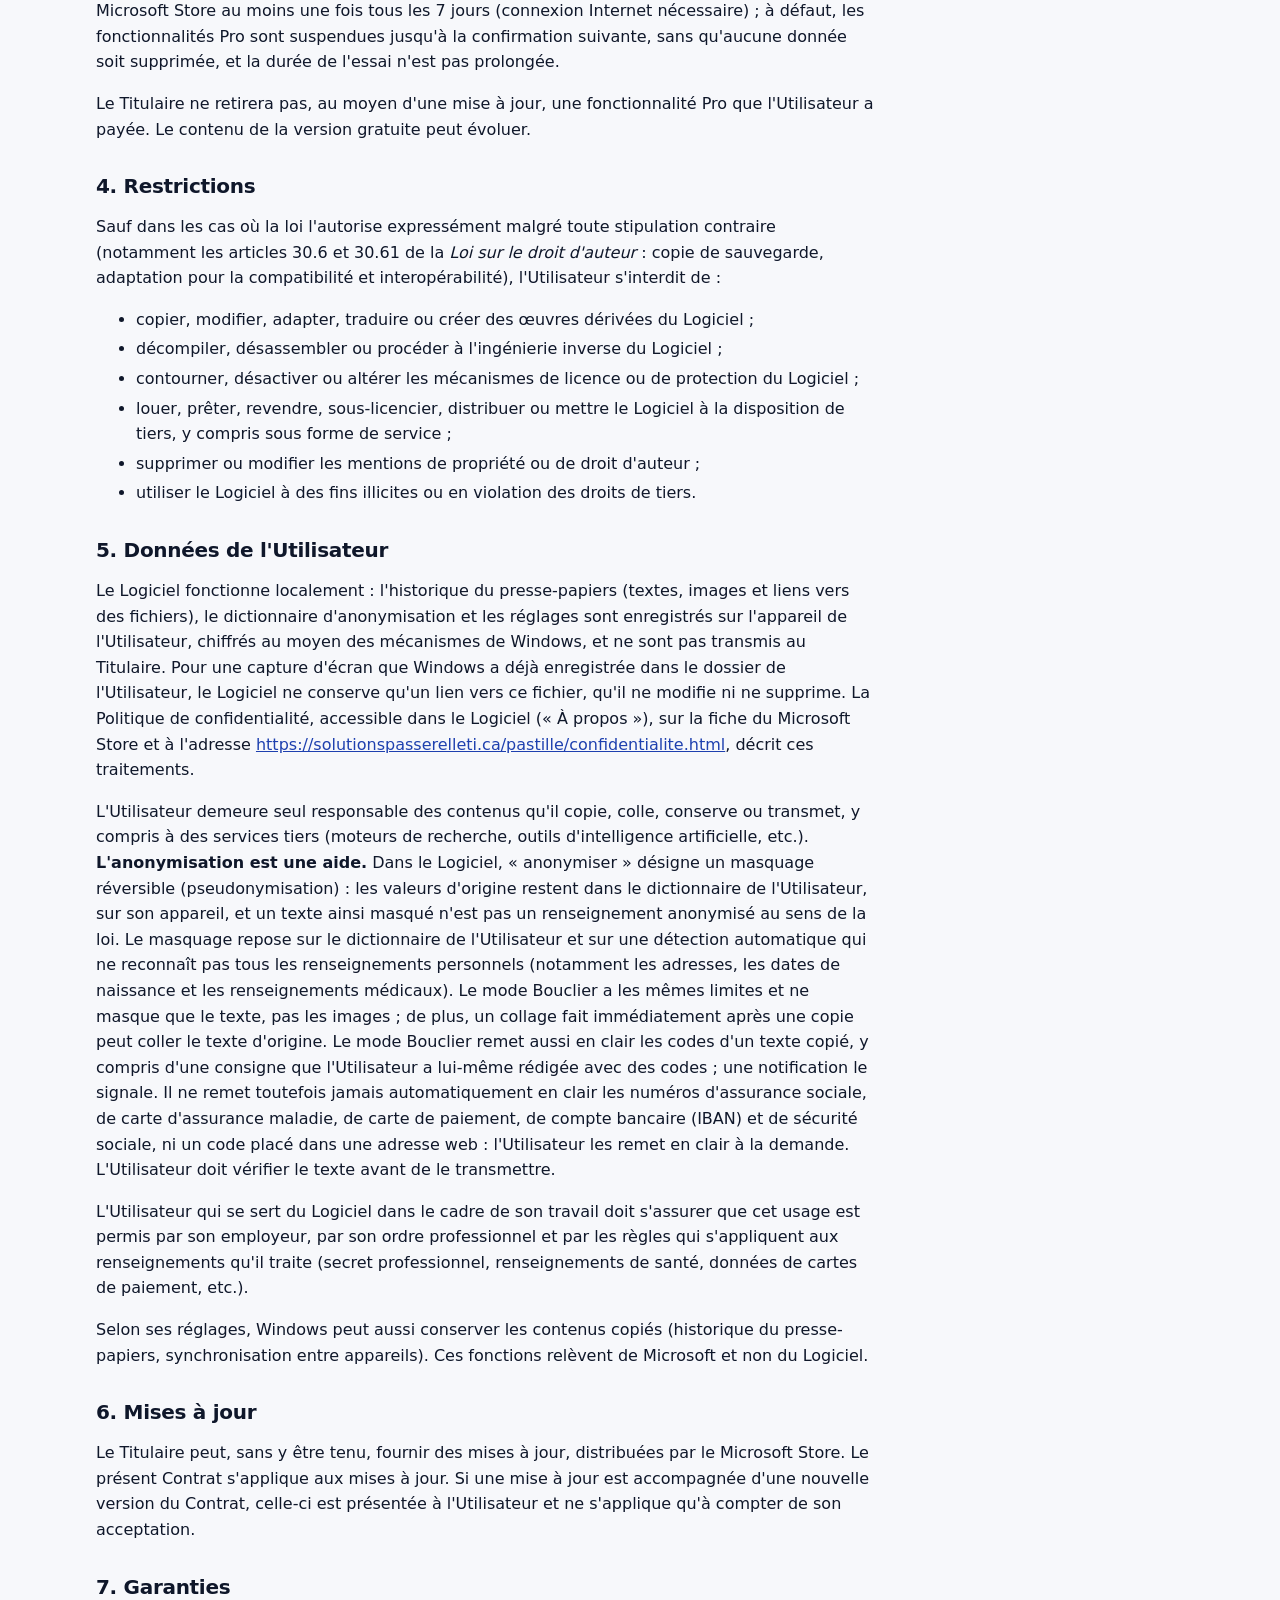
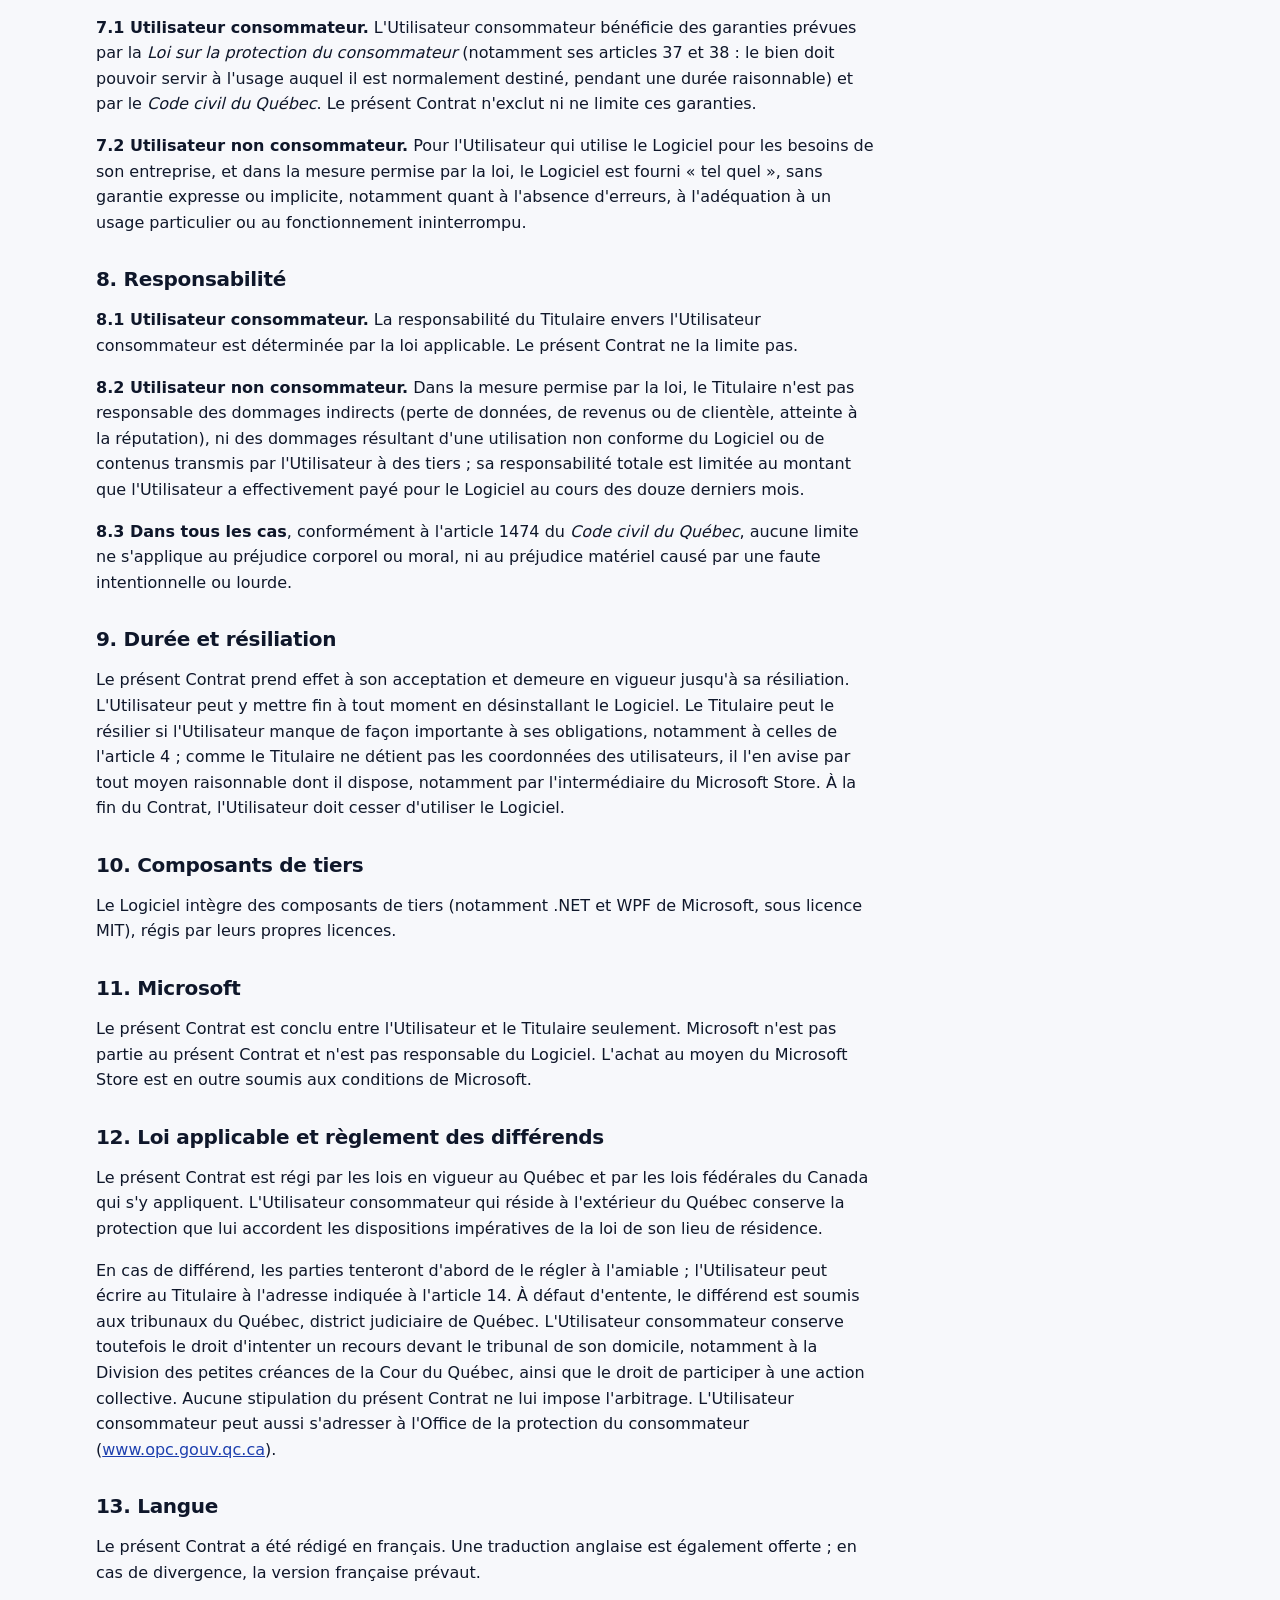
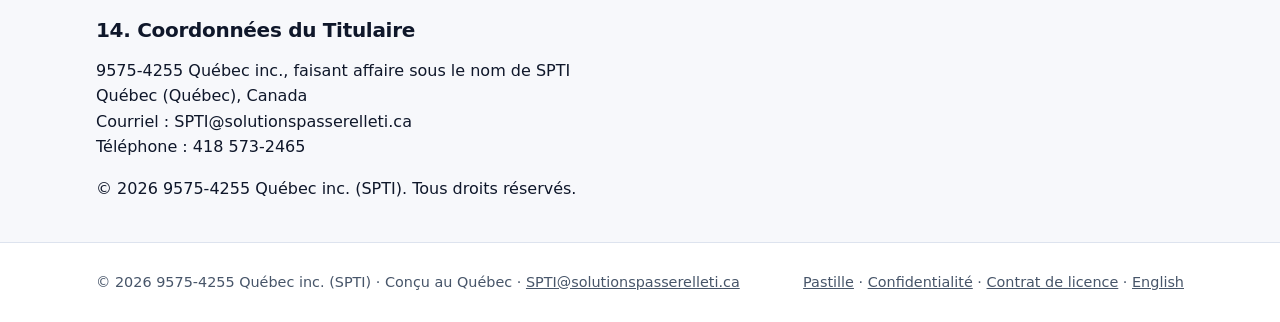
<file: pastille/contrat.html>
<!doctype html>
<html lang="fr-CA">
<head>
<meta charset="utf-8">
<meta name="viewport" content="width=device-width, initial-scale=1">
<title>Contrat de licence d&#x27;utilisation (CLUF) – Pastille</title>
<meta name="description" content="Contrat de licence d&#x27;utilisation (CLUF) – Pastille">
<link rel="canonical" href="https://solutionspasserelleti.ca/pastille/contrat.html">
<link rel="alternate" hreflang="fr-CA" href="https://solutionspasserelleti.ca/pastille/contrat.html">
<link rel="alternate" hreflang="en-CA" href="https://solutionspasserelleti.ca/en/pastille/license.html">
<link rel="icon" href="/favicon.ico" sizes="48x48">
<link rel="icon" href="../assets/favicon-192.png?v=f26c2509" type="image/png" sizes="192x192">
<link rel="icon" href="../assets/favicon.svg?v=f6bf468d" type="image/svg+xml">
<link rel="apple-touch-icon" href="../assets/apple-touch-icon.png?v=3462415c">
<link rel="stylesheet" href="../assets/style.css">
<script>
(function () {
  var root = document.documentElement, key = "spti-theme";
  try { var saved = localStorage.getItem(key); if (saved) root.setAttribute("data-theme", saved); } catch (e) {}
  window.sptiToggleTheme = function () {
    var dark = root.getAttribute("data-theme") === "dark" ||
      (!root.getAttribute("data-theme") && window.matchMedia("(prefers-color-scheme: dark)").matches);
    var next = dark ? "light" : "dark";
    root.setAttribute("data-theme", next);
    try { localStorage.setItem(key, next); } catch (e) {}
  };
})();
</script>
</head>
<body>
<header class="site-header">
  <div class="wrap header-row">
    <a class="brand" href="../"><img src="../assets/logo.svg?v=d019df17" alt="" width="34" height="34"><span>SPTI</span></a>
    <nav>
      <span class="nav-links">
        <a href="../#services">Services</a>
        <a href="../#applications">Applications</a>
        <a href="../#a-propos">Notre approche</a>
        <a href="../#contact">Contact</a>
      </span>
      <a href="../en/pastille/license.html" hreflang="en" title="English">EN</a>
      <button class="theme-toggle" type="button" onclick="sptiToggleTheme()" title="Changer de thème (clair / sombre)" aria-label="Changer de thème (clair / sombre)"><svg viewBox="0 0 24 24" fill="none" stroke="currentColor" stroke-width="2" stroke-linecap="round" stroke-linejoin="round" aria-hidden="true"><path d="M21 12.8A9 9 0 1 1 11.2 3a7 7 0 0 0 9.8 9.8z"/></svg></button>
    </nav>
  </div>
</header>
<main class="wrap">

<article class="legal">
  <p class="small"><a href="../pastille/">← Retour à Pastille</a></p>
  <h1>Contrat de licence d'utilisation (CLUF) – Pastille</h1>
<p>Date d'entrée en vigueur&nbsp;: 2026-11-12</p>
<p>Le présent contrat de licence (le «&nbsp;Contrat&nbsp;») est conclu entre vous (l'«&nbsp;Utilisateur&nbsp;») et 9575-4255 Québec inc., faisant affaire sous le nom de SPTI, société par actions immatriculée au Québec sous le numéro d'entreprise (NEQ) 1182529777, dont le siège est situé à Québec (Québec), Canada (le «&nbsp;Titulaire&nbsp;»), pour le logiciel Pastille – Gestionnaire de presse-papiers, y compris ses mises à jour, sa documentation et le module complémentaire «&nbsp;Pastille Pro&nbsp;» (ensemble, le «&nbsp;Logiciel&nbsp;»).</p>
<p>Le Logiciel vous demande d'accepter le présent Contrat à son premier lancement, avant d'enregistrer quoi que ce soit&nbsp;; en l'utilisant, vous l'acceptez. Si vous ne l'acceptez pas, n'utilisez pas le Logiciel et désinstallez-le.</p>
<p>Dans le présent Contrat, «&nbsp;consommateur&nbsp;» a le sens que lui donne la <em>Loi sur la protection du consommateur</em> (RLRQ, c. P-40.1, art. 1 e))&nbsp;: une personne physique, sauf un commerçant qui se procure le Logiciel pour les besoins de son commerce.</p>
<h2>1. Propriété</h2>
<p>Le Logiciel est une œuvre protégée par la <em>Loi sur le droit d'auteur</em> (L.R.C. 1985, c. C-42) et par les traités internationaux. Il est <strong>concédé sous licence, et non vendu</strong>. Le Titulaire demeure seul propriétaire du Logiciel et de l'ensemble des droits de propriété intellectuelle qui s'y rattachent (code, interface, nom, logo, mascotte, textes, traductions). Aucun droit n'est cédé à l'Utilisateur au-delà de ce que prévoit expressément le présent Contrat.</p>
<h2>2. Licence accordée</h2>
<p>Sous réserve du respect du présent Contrat, le Titulaire accorde à l'Utilisateur une licence <strong>personnelle, non exclusive, non transférable et non cessible</strong> l'autorisant à installer et à utiliser le Logiciel sur les appareils Windows associés à son compte Microsoft, dans les limites prévues par les règles d'utilisation du Microsoft Store.</p>
<h2>3. Version gratuite et Pastille Pro</h2>
<p>Le Logiciel est offert dans une version gratuite comportant certaines limites, et dans une version complète, «&nbsp;Pastille Pro&nbsp;», obtenue par l'achat d'un module complémentaire dans le Microsoft Store. Le prix, les taxes applicables, le paiement, les remboursements et la gestion de la licence Pro relèvent du Microsoft Store et de ses conditions.</p>
<p><strong>Essai gratuit.</strong> L'Utilisateur peut essayer gratuitement toutes les fonctionnalités Pro pendant 30 jours en obtenant, depuis le Logiciel (bouton «&nbsp;Essayer gratuitement&nbsp;»), le module gratuit «&nbsp;Essai&nbsp;» du Microsoft Store. L'essai est offert une seule fois par compte Microsoft&nbsp;; il commence à la date d'obtention enregistrée par le Microsoft Store. Il n'exige aucun moyen de paiement, ne se renouvelle pas et ne se transforme jamais automatiquement en achat. À sa fin, les fonctionnalités Pro sont désactivées jusqu'à un éventuel achat, et le Logiciel revient aux limites de la version gratuite (100 copies de texte, 10 images, 5 copies épinglées, 3 règles d'anonymisation et 3 lectures du texte d'une image par jour, sans l'historique des fichiers copiés&nbsp;; pour une copie de fichiers ou une capture d'écran liée, seul le lien est retiré de l'historique, jamais le fichier lui-même). L'Utilisateur en est averti au cours des trois derniers jours de l'essai, lorsque le Logiciel est ouvert, puis à sa fin. Il dispose alors de 7 jours pour acheter Pastille Pro. Pendant ce délai, il peut choisir les règles d'anonymisation à supprimer et valider ce nettoyage. Lors de cette validation ou, à défaut, à l'expiration du délai, les copies de texte, images et copies épinglées les plus anciennes qui dépassent ces limites, les règles en trop et tous les liens vers des fichiers copiés sont supprimés. La même règle s'applique si l'achat de Pastille Pro est remboursé. Pendant l'essai, le Logiciel doit pouvoir confirmer l'essai auprès du Microsoft Store au moins une fois tous les 7 jours (connexion Internet nécessaire)&nbsp;; à défaut, les fonctionnalités Pro sont suspendues jusqu'à la confirmation suivante, sans qu'aucune donnée soit supprimée, et la durée de l'essai n'est pas prolongée.</p>
<p>Le Titulaire ne retirera pas, au moyen d'une mise à jour, une fonctionnalité Pro que l'Utilisateur a payée. Le contenu de la version gratuite peut évoluer.</p>
<h2>4. Restrictions</h2>
<p>Sauf dans les cas où la loi l'autorise expressément malgré toute stipulation contraire (notamment les articles 30.6 et 30.61 de la <em>Loi sur le droit d'auteur</em>&nbsp;: copie de sauvegarde, adaptation pour la compatibilité et interopérabilité), l'Utilisateur s'interdit de&nbsp;:</p>
<ul><li>copier, modifier, adapter, traduire ou créer des œuvres dérivées du Logiciel&nbsp;;</li><li>décompiler, désassembler ou procéder à l'ingénierie inverse du Logiciel&nbsp;;</li><li>contourner, désactiver ou altérer les mécanismes de licence ou de protection du Logiciel&nbsp;;</li><li>louer, prêter, revendre, sous-licencier, distribuer ou mettre le Logiciel à la disposition de tiers, y compris sous forme de service&nbsp;;</li><li>supprimer ou modifier les mentions de propriété ou de droit d'auteur&nbsp;;</li><li>utiliser le Logiciel à des fins illicites ou en violation des droits de tiers.</li></ul>
<h2>5. Données de l'Utilisateur</h2>
<p>Le Logiciel fonctionne localement&nbsp;: l'historique du presse-papiers (textes, images et liens vers des fichiers), le dictionnaire d'anonymisation et les réglages sont enregistrés sur l'appareil de l'Utilisateur, chiffrés au moyen des mécanismes de Windows, et ne sont pas transmis au Titulaire. Pour une capture d'écran que Windows a déjà enregistrée dans le dossier de l'Utilisateur, le Logiciel ne conserve qu'un lien vers ce fichier, qu'il ne modifie ni ne supprime. La Politique de confidentialité, accessible dans le Logiciel («&nbsp;À propos&nbsp;»), sur la fiche du Microsoft Store et à l'adresse <a href="https://solutionspasserelleti.ca/pastille/confidentialite.html">https://solutionspasserelleti.ca/pastille/confidentialite.html</a>, décrit ces traitements.</p>
<p>L'Utilisateur demeure seul responsable des contenus qu'il copie, colle, conserve ou transmet, y compris à des services tiers (moteurs de recherche, outils d'intelligence artificielle, etc.). <strong>L'anonymisation est une aide.</strong> Dans le Logiciel, «&nbsp;anonymiser&nbsp;» désigne un masquage réversible (pseudonymisation)&nbsp;: les valeurs d'origine restent dans le dictionnaire de l'Utilisateur, sur son appareil, et un texte ainsi masqué n'est pas un renseignement anonymisé au sens de la loi. Le masquage repose sur le dictionnaire de l'Utilisateur et sur une détection automatique qui ne reconnaît pas tous les renseignements personnels (notamment les adresses, les dates de naissance et les renseignements médicaux). Le mode Bouclier a les mêmes limites et ne masque que le texte, pas les images&nbsp;; de plus, un collage fait immédiatement après une copie peut coller le texte d'origine. Le mode Bouclier remet aussi en clair les codes d'un texte copié, y compris d'une consigne que l'Utilisateur a lui-même rédigée avec des codes&nbsp;; une notification le signale. Il ne remet toutefois jamais automatiquement en clair les numéros d'assurance sociale, de carte d'assurance maladie, de carte de paiement, de compte bancaire (IBAN) et de sécurité sociale, ni un code placé dans une adresse web&nbsp;: l'Utilisateur les remet en clair à la demande. L'Utilisateur doit vérifier le texte avant de le transmettre.</p>
<p>L'Utilisateur qui se sert du Logiciel dans le cadre de son travail doit s'assurer que cet usage est permis par son employeur, par son ordre professionnel et par les règles qui s'appliquent aux renseignements qu'il traite (secret professionnel, renseignements de santé, données de cartes de paiement, etc.).</p>
<p>Selon ses réglages, Windows peut aussi conserver les contenus copiés (historique du presse-papiers, synchronisation entre appareils). Ces fonctions relèvent de Microsoft et non du Logiciel.</p>
<h2>6. Mises à jour</h2>
<p>Le Titulaire peut, sans y être tenu, fournir des mises à jour, distribuées par le Microsoft Store. Le présent Contrat s'applique aux mises à jour. Si une mise à jour est accompagnée d'une nouvelle version du Contrat, celle-ci est présentée à l'Utilisateur et ne s'applique qu'à compter de son acceptation.</p>
<h2>7. Garanties</h2>
<p><strong>7.1 Utilisateur consommateur.</strong> L'Utilisateur consommateur bénéficie des garanties prévues par la <em>Loi sur la protection du consommateur</em> (notamment ses articles 37 et 38&nbsp;: le bien doit pouvoir servir à l'usage auquel il est normalement destiné, pendant une durée raisonnable) et par le <em>Code civil du Québec</em>. Le présent Contrat n'exclut ni ne limite ces garanties.</p>
<p><strong>7.2 Utilisateur non consommateur.</strong> Pour l'Utilisateur qui utilise le Logiciel pour les besoins de son entreprise, et dans la mesure permise par la loi, le Logiciel est fourni «&nbsp;tel quel&nbsp;», sans garantie expresse ou implicite, notamment quant à l'absence d'erreurs, à l'adéquation à un usage particulier ou au fonctionnement ininterrompu.</p>
<h2>8. Responsabilité</h2>
<p><strong>8.1 Utilisateur consommateur.</strong> La responsabilité du Titulaire envers l'Utilisateur consommateur est déterminée par la loi applicable. Le présent Contrat ne la limite pas.</p>
<p><strong>8.2 Utilisateur non consommateur.</strong> Dans la mesure permise par la loi, le Titulaire n'est pas responsable des dommages indirects (perte de données, de revenus ou de clientèle, atteinte à la réputation), ni des dommages résultant d'une utilisation non conforme du Logiciel ou de contenus transmis par l'Utilisateur à des tiers&nbsp;; sa responsabilité totale est limitée au montant que l'Utilisateur a effectivement payé pour le Logiciel au cours des douze derniers mois.</p>
<p><strong>8.3 Dans tous les cas</strong>, conformément à l'article 1474 du <em>Code civil du Québec</em>, aucune limite ne s'applique au préjudice corporel ou moral, ni au préjudice matériel causé par une faute intentionnelle ou lourde.</p>
<h2>9. Durée et résiliation</h2>
<p>Le présent Contrat prend effet à son acceptation et demeure en vigueur jusqu'à sa résiliation. L'Utilisateur peut y mettre fin à tout moment en désinstallant le Logiciel. Le Titulaire peut le résilier si l'Utilisateur manque de façon importante à ses obligations, notamment à celles de l'article 4&nbsp;; comme le Titulaire ne détient pas les coordonnées des utilisateurs, il l'en avise par tout moyen raisonnable dont il dispose, notamment par l'intermédiaire du Microsoft Store. À la fin du Contrat, l'Utilisateur doit cesser d'utiliser le Logiciel.</p>
<h2>10. Composants de tiers</h2>
<p>Le Logiciel intègre des composants de tiers (notamment .NET et WPF de Microsoft, sous licence MIT), régis par leurs propres licences.</p>
<h2>11. Microsoft</h2>
<p>Le présent Contrat est conclu entre l'Utilisateur et le Titulaire seulement. Microsoft n'est pas partie au présent Contrat et n'est pas responsable du Logiciel. L'achat au moyen du Microsoft Store est en outre soumis aux conditions de Microsoft.</p>
<h2>12. Loi applicable et règlement des différends</h2>
<p>Le présent Contrat est régi par les lois en vigueur au Québec et par les lois fédérales du Canada qui s'y appliquent. L'Utilisateur consommateur qui réside à l'extérieur du Québec conserve la protection que lui accordent les dispositions impératives de la loi de son lieu de résidence.</p>
<p>En cas de différend, les parties tenteront d'abord de le régler à l'amiable&nbsp;; l'Utilisateur peut écrire au Titulaire à l'adresse indiquée à l'article 14. À défaut d'entente, le différend est soumis aux tribunaux du Québec, district judiciaire de Québec. L'Utilisateur consommateur conserve toutefois le droit d'intenter un recours devant le tribunal de son domicile, notamment à la Division des petites créances de la Cour du Québec, ainsi que le droit de participer à une action collective. Aucune stipulation du présent Contrat ne lui impose l'arbitrage. L'Utilisateur consommateur peut aussi s'adresser à l'Office de la protection du consommateur (<a href="https://www.opc.gouv.qc.ca">www.opc.gouv.qc.ca</a>).</p>
<h2>13. Langue</h2>
<p>Le présent Contrat a été rédigé en français. Une traduction anglaise est également offerte&nbsp;; en cas de divergence, la version française prévaut.</p>
<h2>14. Coordonnées du Titulaire</h2>
<p>9575-4255 Québec inc., faisant affaire sous le nom de SPTI<br>Québec (Québec), Canada<br>Courriel&nbsp;: SPTI@solutionspasserelleti.ca<br>Téléphone&nbsp;: 418 573-2465</p>
<p>© 2026 9575-4255 Québec inc. (SPTI). Tous droits réservés.</p>
</article>
</main>
<footer class="site-footer">
  <div class="wrap footer-row">
    <div>© 2026 9575-4255 Québec inc. (SPTI) · Conçu au Québec · <a href="mailto:SPTI@solutionspasserelleti.ca">SPTI@solutionspasserelleti.ca</a></div>
    <div>
      <a href="../pastille/">Pastille</a> ·
      <a href="../pastille/confidentialite.html">Confidentialité</a> ·
      <a href="../pastille/contrat.html">Contrat de licence</a> ·
      <a href="../en/pastille/license.html" hreflang="en">English</a>
    </div>
  </div>
</footer>
</body>
</html>
</file>
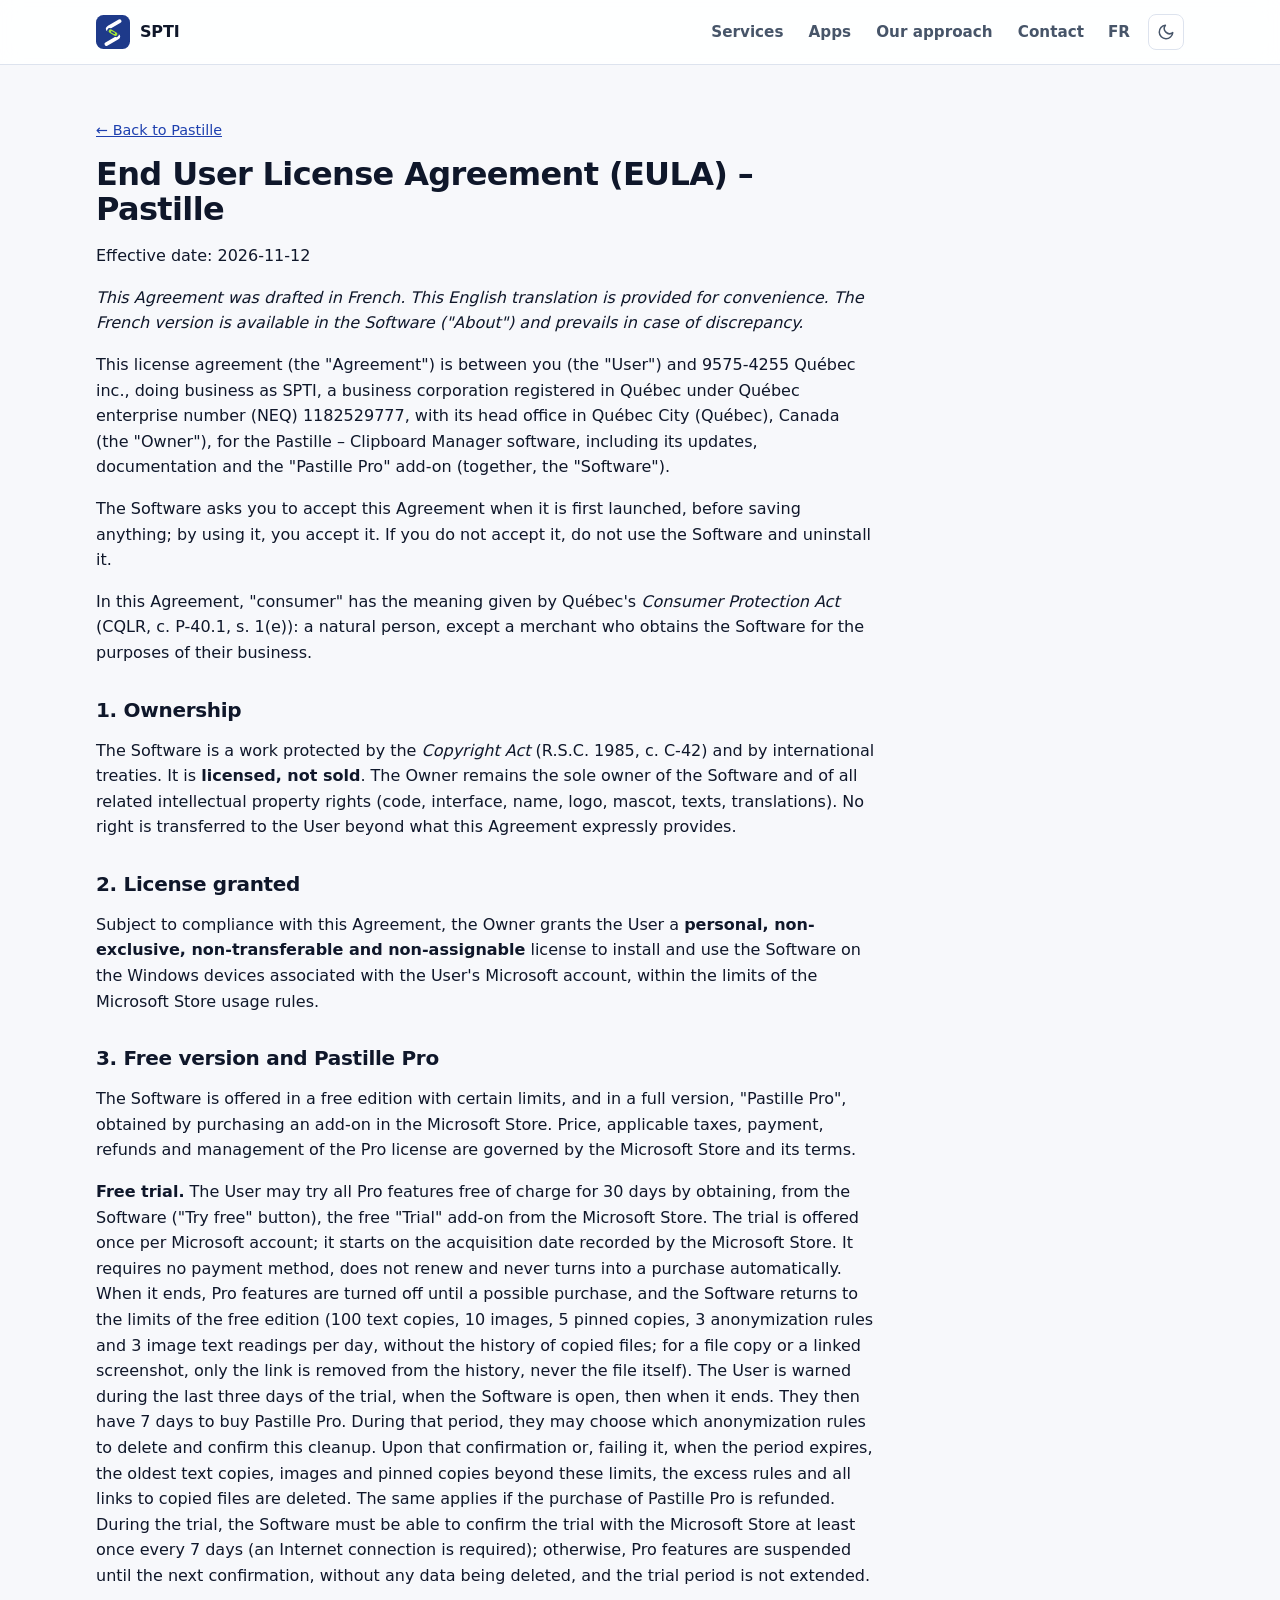
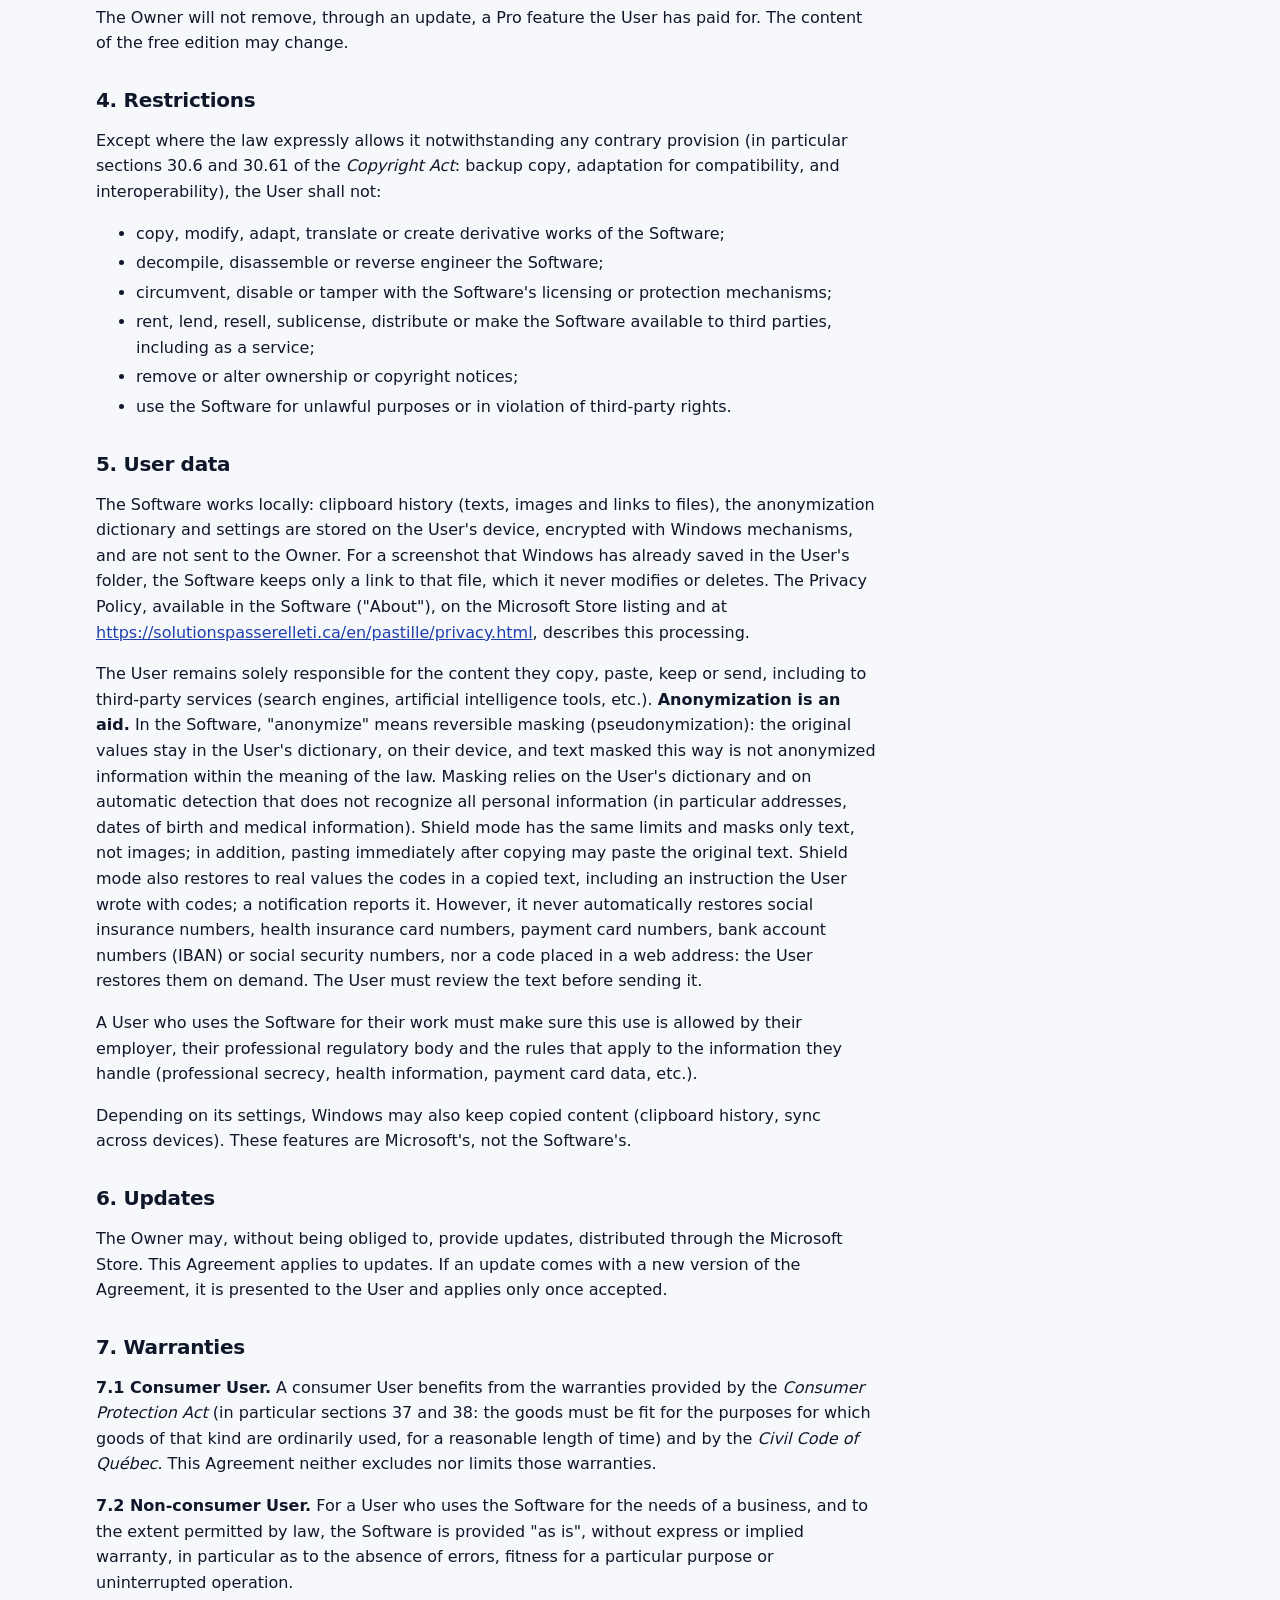
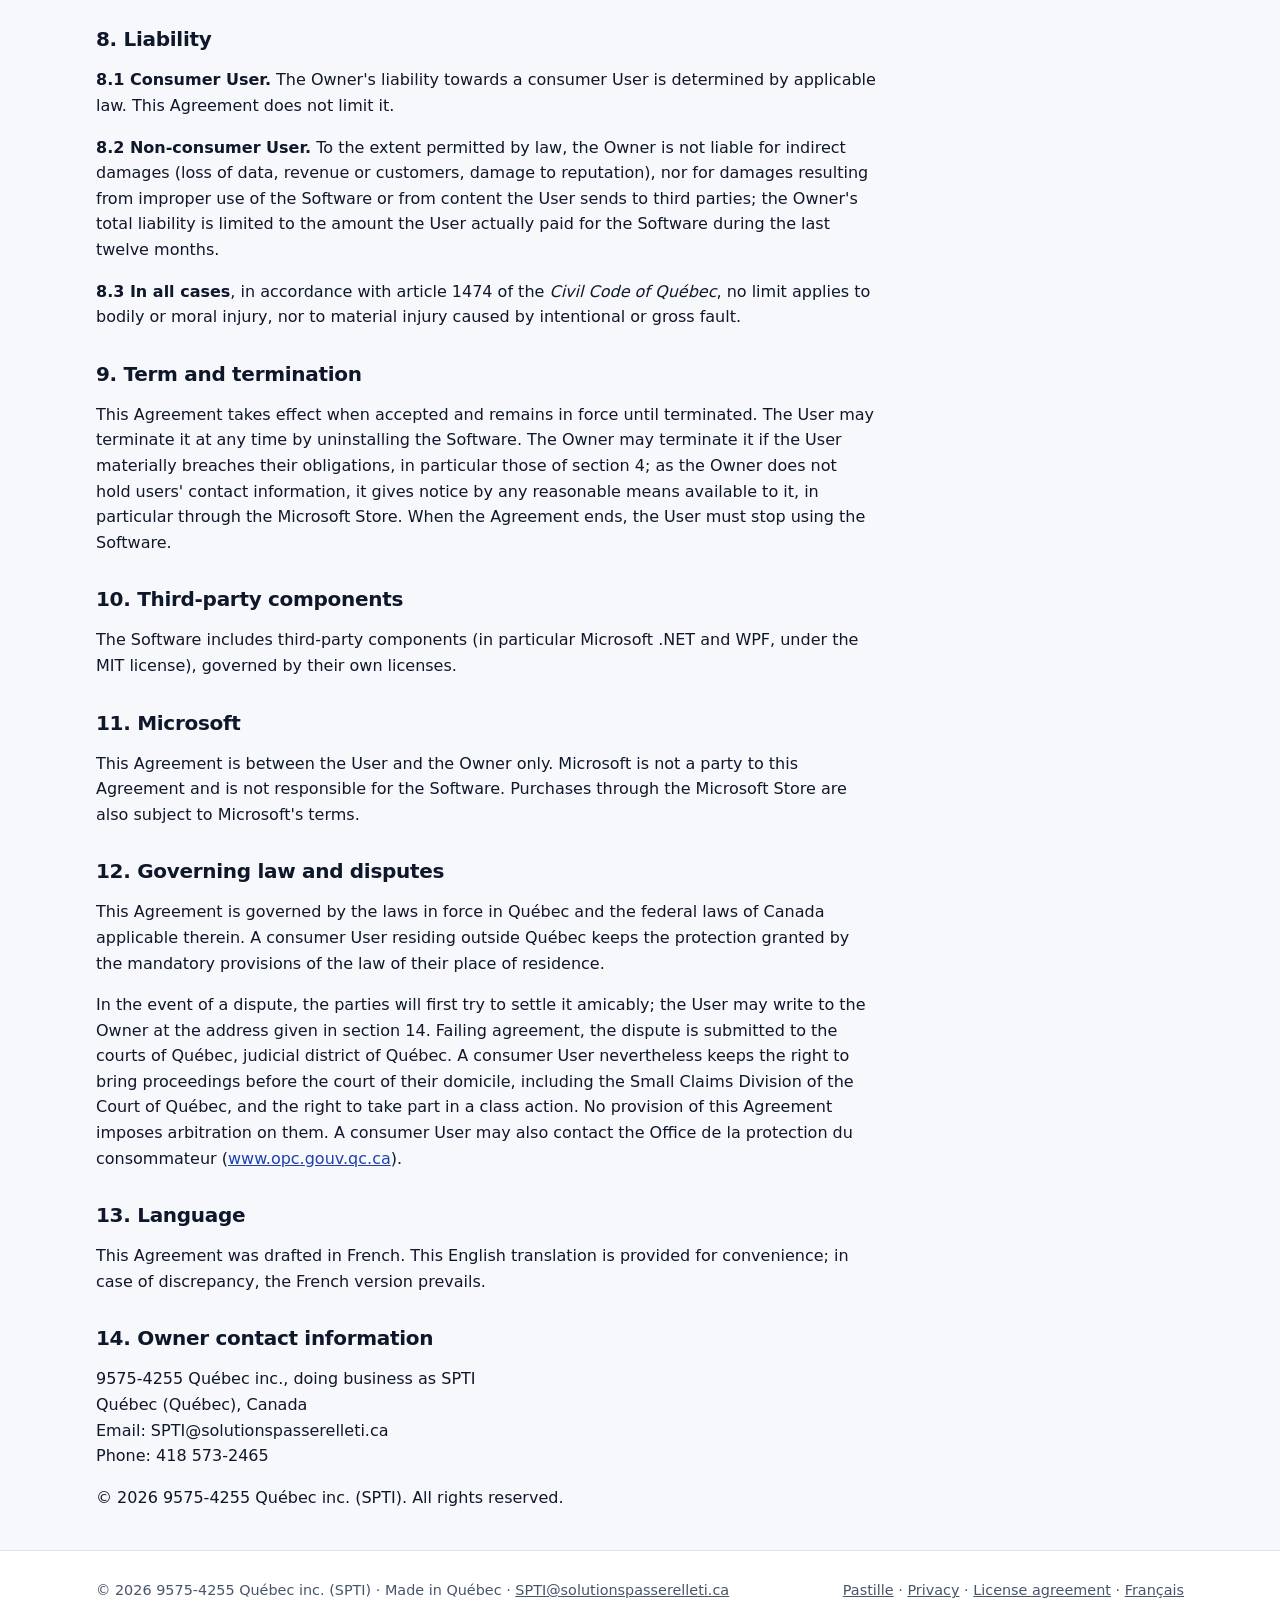
<file: en/pastille/license.html>
<!doctype html>
<html lang="en-CA">
<head>
<meta charset="utf-8">
<meta name="viewport" content="width=device-width, initial-scale=1">
<title>End User License Agreement (EULA) – Pastille</title>
<meta name="description" content="End User License Agreement (EULA) – Pastille">
<link rel="canonical" href="https://solutionspasserelleti.ca/en/pastille/license.html">
<link rel="alternate" hreflang="fr-CA" href="https://solutionspasserelleti.ca/pastille/contrat.html">
<link rel="alternate" hreflang="en-CA" href="https://solutionspasserelleti.ca/en/pastille/license.html">
<link rel="icon" href="/favicon.ico" sizes="48x48">
<link rel="icon" href="../../assets/favicon-192.png?v=f26c2509" type="image/png" sizes="192x192">
<link rel="icon" href="../../assets/favicon.svg?v=f6bf468d" type="image/svg+xml">
<link rel="apple-touch-icon" href="../../assets/apple-touch-icon.png?v=3462415c">
<link rel="stylesheet" href="../../assets/style.css">
<script>
(function () {
  var root = document.documentElement, key = "spti-theme";
  try { var saved = localStorage.getItem(key); if (saved) root.setAttribute("data-theme", saved); } catch (e) {}
  window.sptiToggleTheme = function () {
    var dark = root.getAttribute("data-theme") === "dark" ||
      (!root.getAttribute("data-theme") && window.matchMedia("(prefers-color-scheme: dark)").matches);
    var next = dark ? "light" : "dark";
    root.setAttribute("data-theme", next);
    try { localStorage.setItem(key, next); } catch (e) {}
  };
})();
</script>
</head>
<body>
<header class="site-header">
  <div class="wrap header-row">
    <a class="brand" href="../../en/"><img src="../../assets/logo.svg?v=d019df17" alt="" width="34" height="34"><span>SPTI</span></a>
    <nav>
      <span class="nav-links">
        <a href="../../en/#services">Services</a>
        <a href="../../en/#applications">Apps</a>
        <a href="../../en/#a-propos">Our approach</a>
        <a href="../../en/#contact">Contact</a>
      </span>
      <a href="../../pastille/contrat.html" hreflang="fr" title="Français">FR</a>
      <button class="theme-toggle" type="button" onclick="sptiToggleTheme()" title="Switch theme (light / dark)" aria-label="Switch theme (light / dark)"><svg viewBox="0 0 24 24" fill="none" stroke="currentColor" stroke-width="2" stroke-linecap="round" stroke-linejoin="round" aria-hidden="true"><path d="M21 12.8A9 9 0 1 1 11.2 3a7 7 0 0 0 9.8 9.8z"/></svg></button>
    </nav>
  </div>
</header>
<main class="wrap">

<article class="legal">
  <p class="small"><a href="../../en/pastille/">← Back to Pastille</a></p>
  <h1>End User License Agreement (EULA) – Pastille</h1>
<p>Effective date: 2026-11-12</p>
<p><em>This Agreement was drafted in French. This English translation is provided for convenience. The French version is available in the Software ("About") and prevails in case of discrepancy.</em></p>
<p>This license agreement (the "Agreement") is between you (the "User") and 9575-4255 Québec inc., doing business as SPTI, a business corporation registered in Québec under Québec enterprise number (NEQ) 1182529777, with its head office in Québec City (Québec), Canada (the "Owner"), for the Pastille – Clipboard Manager software, including its updates, documentation and the "Pastille Pro" add-on (together, the "Software").</p>
<p>The Software asks you to accept this Agreement when it is first launched, before saving anything; by using it, you accept it. If you do not accept it, do not use the Software and uninstall it.</p>
<p>In this Agreement, "consumer" has the meaning given by Québec's <em>Consumer Protection Act</em> (CQLR, c. P-40.1, s. 1(e)): a natural person, except a merchant who obtains the Software for the purposes of their business.</p>
<h2>1. Ownership</h2>
<p>The Software is a work protected by the <em>Copyright Act</em> (R.S.C. 1985, c. C-42) and by international treaties. It is <strong>licensed, not sold</strong>. The Owner remains the sole owner of the Software and of all related intellectual property rights (code, interface, name, logo, mascot, texts, translations). No right is transferred to the User beyond what this Agreement expressly provides.</p>
<h2>2. License granted</h2>
<p>Subject to compliance with this Agreement, the Owner grants the User a <strong>personal, non-exclusive, non-transferable and non-assignable</strong> license to install and use the Software on the Windows devices associated with the User's Microsoft account, within the limits of the Microsoft Store usage rules.</p>
<h2>3. Free version and Pastille Pro</h2>
<p>The Software is offered in a free edition with certain limits, and in a full version, "Pastille Pro", obtained by purchasing an add-on in the Microsoft Store. Price, applicable taxes, payment, refunds and management of the Pro license are governed by the Microsoft Store and its terms.</p>
<p><strong>Free trial.</strong> The User may try all Pro features free of charge for 30 days by obtaining, from the Software ("Try free" button), the free "Trial" add-on from the Microsoft Store. The trial is offered once per Microsoft account; it starts on the acquisition date recorded by the Microsoft Store. It requires no payment method, does not renew and never turns into a purchase automatically. When it ends, Pro features are turned off until a possible purchase, and the Software returns to the limits of the free edition (100 text copies, 10 images, 5 pinned copies, 3 anonymization rules and 3 image text readings per day, without the history of copied files; for a file copy or a linked screenshot, only the link is removed from the history, never the file itself). The User is warned during the last three days of the trial, when the Software is open, then when it ends. They then have 7 days to buy Pastille Pro. During that period, they may choose which anonymization rules to delete and confirm this cleanup. Upon that confirmation or, failing it, when the period expires, the oldest text copies, images and pinned copies beyond these limits, the excess rules and all links to copied files are deleted. The same applies if the purchase of Pastille Pro is refunded. During the trial, the Software must be able to confirm the trial with the Microsoft Store at least once every 7 days (an Internet connection is required); otherwise, Pro features are suspended until the next confirmation, without any data being deleted, and the trial period is not extended.</p>
<p>The Owner will not remove, through an update, a Pro feature the User has paid for. The content of the free edition may change.</p>
<h2>4. Restrictions</h2>
<p>Except where the law expressly allows it notwithstanding any contrary provision (in particular sections 30.6 and 30.61 of the <em>Copyright Act</em>: backup copy, adaptation for compatibility, and interoperability), the User shall not:</p>
<ul><li>copy, modify, adapt, translate or create derivative works of the Software;</li><li>decompile, disassemble or reverse engineer the Software;</li><li>circumvent, disable or tamper with the Software's licensing or protection mechanisms;</li><li>rent, lend, resell, sublicense, distribute or make the Software available to third parties, including as a service;</li><li>remove or alter ownership or copyright notices;</li><li>use the Software for unlawful purposes or in violation of third-party rights.</li></ul>
<h2>5. User data</h2>
<p>The Software works locally: clipboard history (texts, images and links to files), the anonymization dictionary and settings are stored on the User's device, encrypted with Windows mechanisms, and are not sent to the Owner. For a screenshot that Windows has already saved in the User's folder, the Software keeps only a link to that file, which it never modifies or deletes. The Privacy Policy, available in the Software ("About"), on the Microsoft Store listing and at <a href="https://solutionspasserelleti.ca/en/pastille/privacy.html">https://solutionspasserelleti.ca/en/pastille/privacy.html</a>, describes this processing.</p>
<p>The User remains solely responsible for the content they copy, paste, keep or send, including to third-party services (search engines, artificial intelligence tools, etc.). <strong>Anonymization is an aid.</strong> In the Software, "anonymize" means reversible masking (pseudonymization): the original values stay in the User's dictionary, on their device, and text masked this way is not anonymized information within the meaning of the law. Masking relies on the User's dictionary and on automatic detection that does not recognize all personal information (in particular addresses, dates of birth and medical information). Shield mode has the same limits and masks only text, not images; in addition, pasting immediately after copying may paste the original text. Shield mode also restores to real values the codes in a copied text, including an instruction the User wrote with codes; a notification reports it. However, it never automatically restores social insurance numbers, health insurance card numbers, payment card numbers, bank account numbers (IBAN) or social security numbers, nor a code placed in a web address: the User restores them on demand. The User must review the text before sending it.</p>
<p>A User who uses the Software for their work must make sure this use is allowed by their employer, their professional regulatory body and the rules that apply to the information they handle (professional secrecy, health information, payment card data, etc.).</p>
<p>Depending on its settings, Windows may also keep copied content (clipboard history, sync across devices). These features are Microsoft's, not the Software's.</p>
<h2>6. Updates</h2>
<p>The Owner may, without being obliged to, provide updates, distributed through the Microsoft Store. This Agreement applies to updates. If an update comes with a new version of the Agreement, it is presented to the User and applies only once accepted.</p>
<h2>7. Warranties</h2>
<p><strong>7.1 Consumer User.</strong> A consumer User benefits from the warranties provided by the <em>Consumer Protection Act</em> (in particular sections 37 and 38: the goods must be fit for the purposes for which goods of that kind are ordinarily used, for a reasonable length of time) and by the <em>Civil Code of Québec</em>. This Agreement neither excludes nor limits those warranties.</p>
<p><strong>7.2 Non-consumer User.</strong> For a User who uses the Software for the needs of a business, and to the extent permitted by law, the Software is provided "as is", without express or implied warranty, in particular as to the absence of errors, fitness for a particular purpose or uninterrupted operation.</p>
<h2>8. Liability</h2>
<p><strong>8.1 Consumer User.</strong> The Owner's liability towards a consumer User is determined by applicable law. This Agreement does not limit it.</p>
<p><strong>8.2 Non-consumer User.</strong> To the extent permitted by law, the Owner is not liable for indirect damages (loss of data, revenue or customers, damage to reputation), nor for damages resulting from improper use of the Software or from content the User sends to third parties; the Owner's total liability is limited to the amount the User actually paid for the Software during the last twelve months.</p>
<p><strong>8.3 In all cases</strong>, in accordance with article 1474 of the <em>Civil Code of Québec</em>, no limit applies to bodily or moral injury, nor to material injury caused by intentional or gross fault.</p>
<h2>9. Term and termination</h2>
<p>This Agreement takes effect when accepted and remains in force until terminated. The User may terminate it at any time by uninstalling the Software. The Owner may terminate it if the User materially breaches their obligations, in particular those of section 4; as the Owner does not hold users' contact information, it gives notice by any reasonable means available to it, in particular through the Microsoft Store. When the Agreement ends, the User must stop using the Software.</p>
<h2>10. Third-party components</h2>
<p>The Software includes third-party components (in particular Microsoft .NET and WPF, under the MIT license), governed by their own licenses.</p>
<h2>11. Microsoft</h2>
<p>This Agreement is between the User and the Owner only. Microsoft is not a party to this Agreement and is not responsible for the Software. Purchases through the Microsoft Store are also subject to Microsoft's terms.</p>
<h2>12. Governing law and disputes</h2>
<p>This Agreement is governed by the laws in force in Québec and the federal laws of Canada applicable therein. A consumer User residing outside Québec keeps the protection granted by the mandatory provisions of the law of their place of residence.</p>
<p>In the event of a dispute, the parties will first try to settle it amicably; the User may write to the Owner at the address given in section 14. Failing agreement, the dispute is submitted to the courts of Québec, judicial district of Québec. A consumer User nevertheless keeps the right to bring proceedings before the court of their domicile, including the Small Claims Division of the Court of Québec, and the right to take part in a class action. No provision of this Agreement imposes arbitration on them. A consumer User may also contact the Office de la protection du consommateur (<a href="https://www.opc.gouv.qc.ca">www.opc.gouv.qc.ca</a>).</p>
<h2>13. Language</h2>
<p>This Agreement was drafted in French. This English translation is provided for convenience; in case of discrepancy, the French version prevails.</p>
<h2>14. Owner contact information</h2>
<p>9575-4255 Québec inc., doing business as SPTI<br>Québec (Québec), Canada<br>Email: SPTI@solutionspasserelleti.ca<br>Phone: 418 573-2465</p>
<p>© 2026 9575-4255 Québec inc. (SPTI). All rights reserved.</p>
</article>
</main>
<footer class="site-footer">
  <div class="wrap footer-row">
    <div>© 2026 9575-4255 Québec inc. (SPTI) · Made in Québec · <a href="mailto:SPTI@solutionspasserelleti.ca">SPTI@solutionspasserelleti.ca</a></div>
    <div>
      <a href="../../en/pastille/">Pastille</a> ·
      <a href="../../en/pastille/privacy.html">Privacy</a> ·
      <a href="../../en/pastille/license.html">License agreement</a> ·
      <a href="../../pastille/contrat.html" hreflang="fr">Français</a>
    </div>
  </div>
</footer>
</body>
</html>
</file>
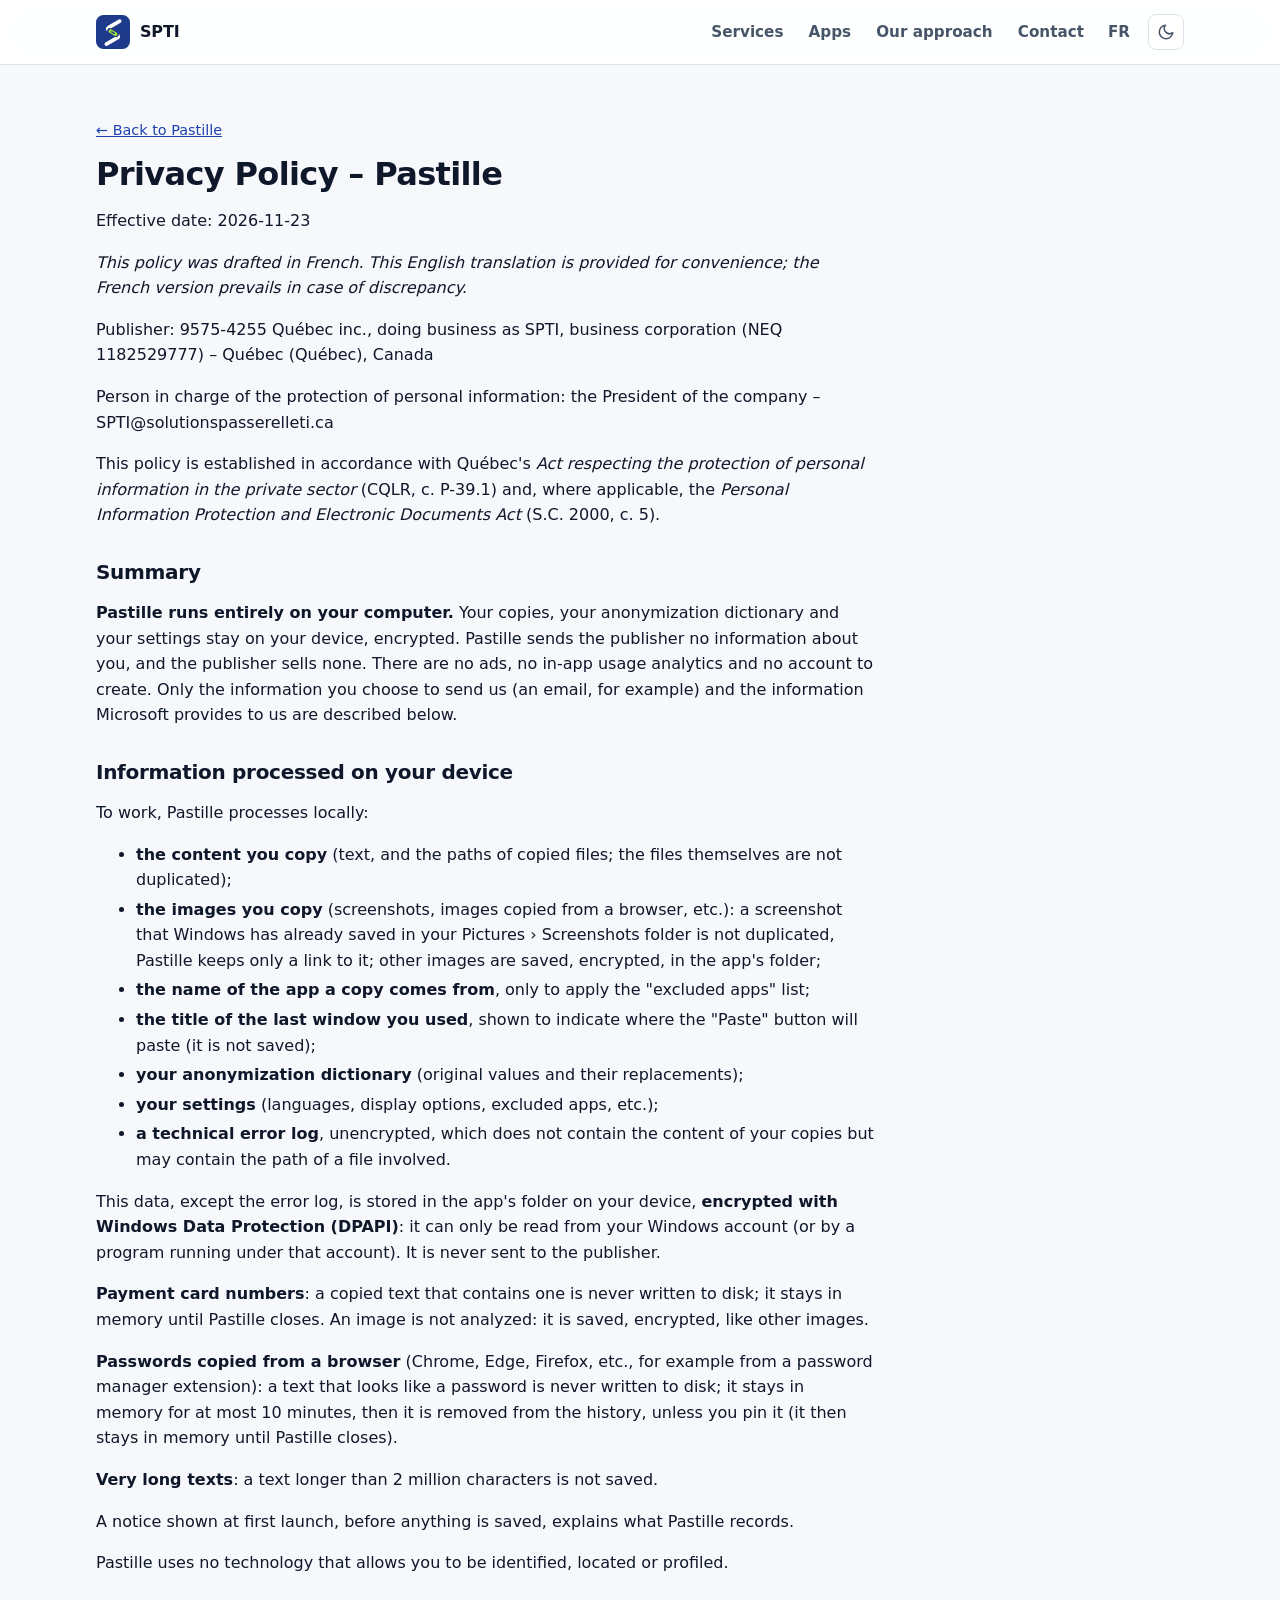
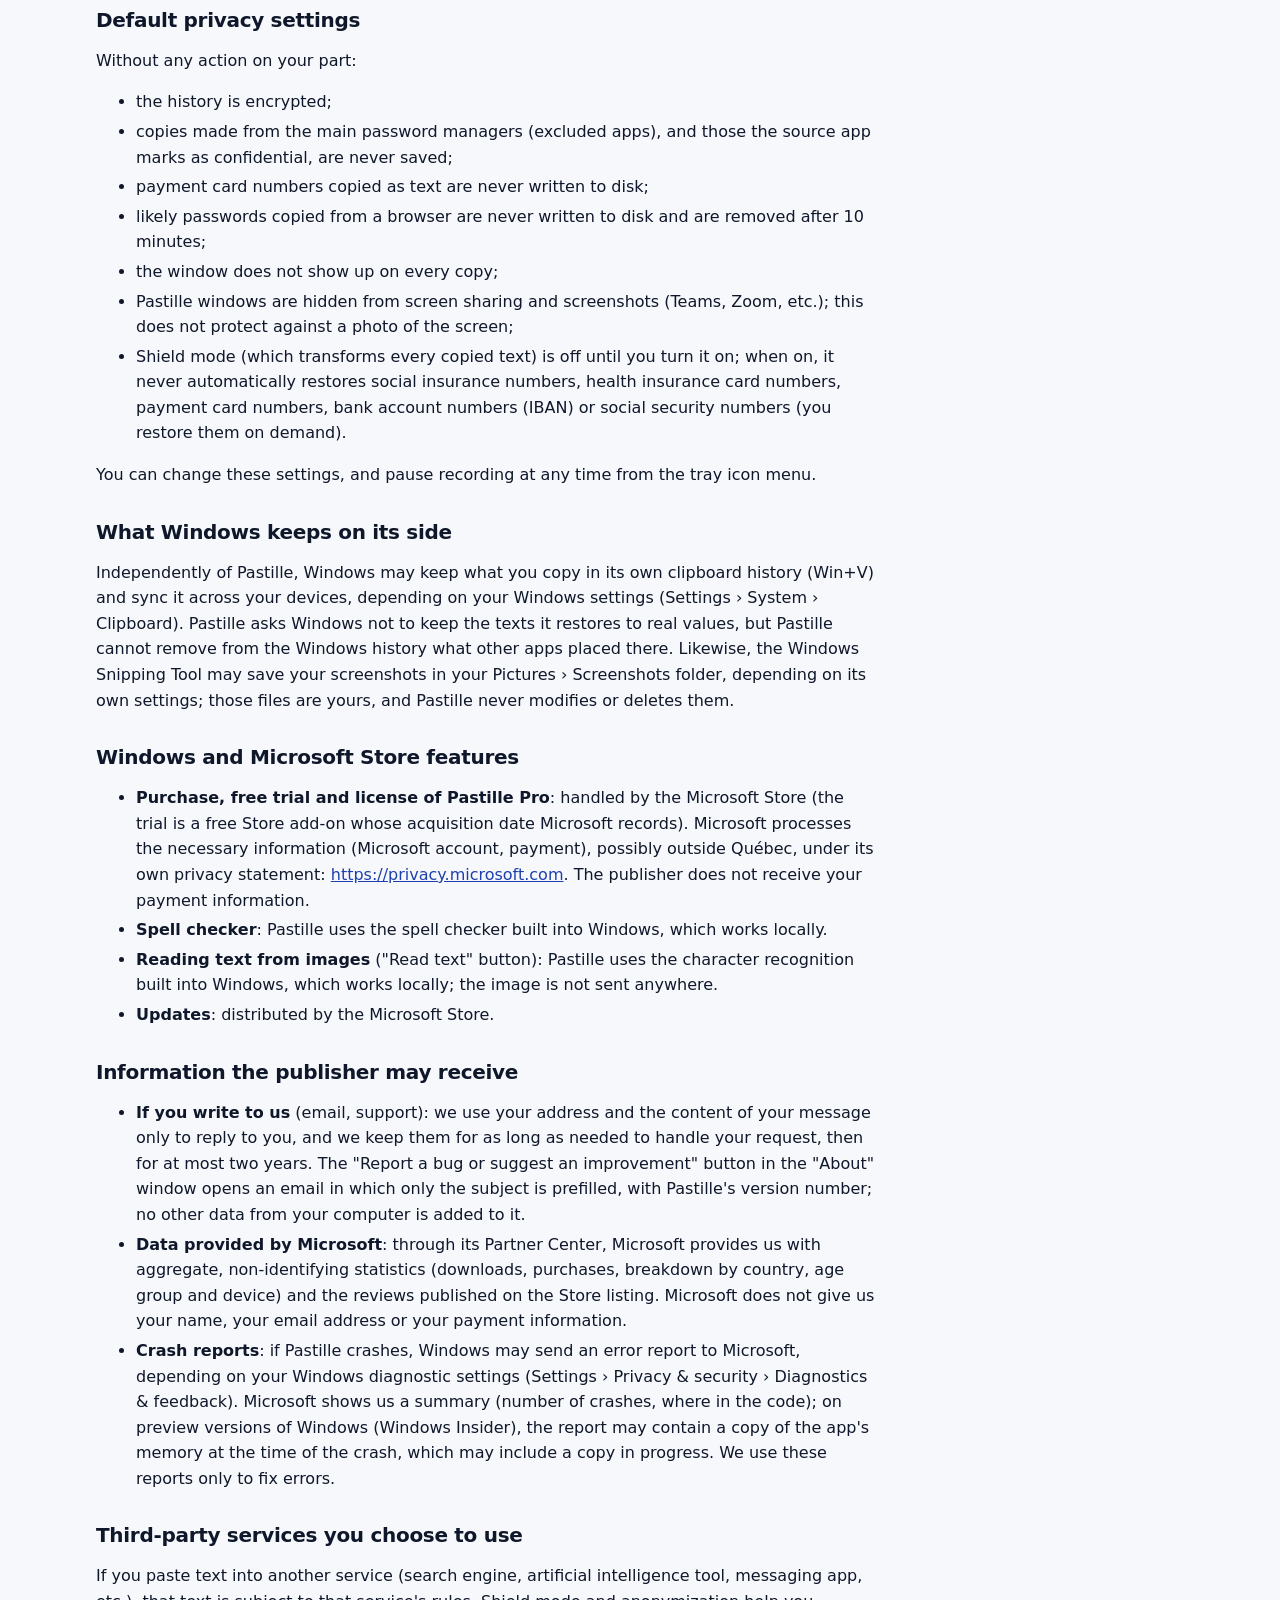
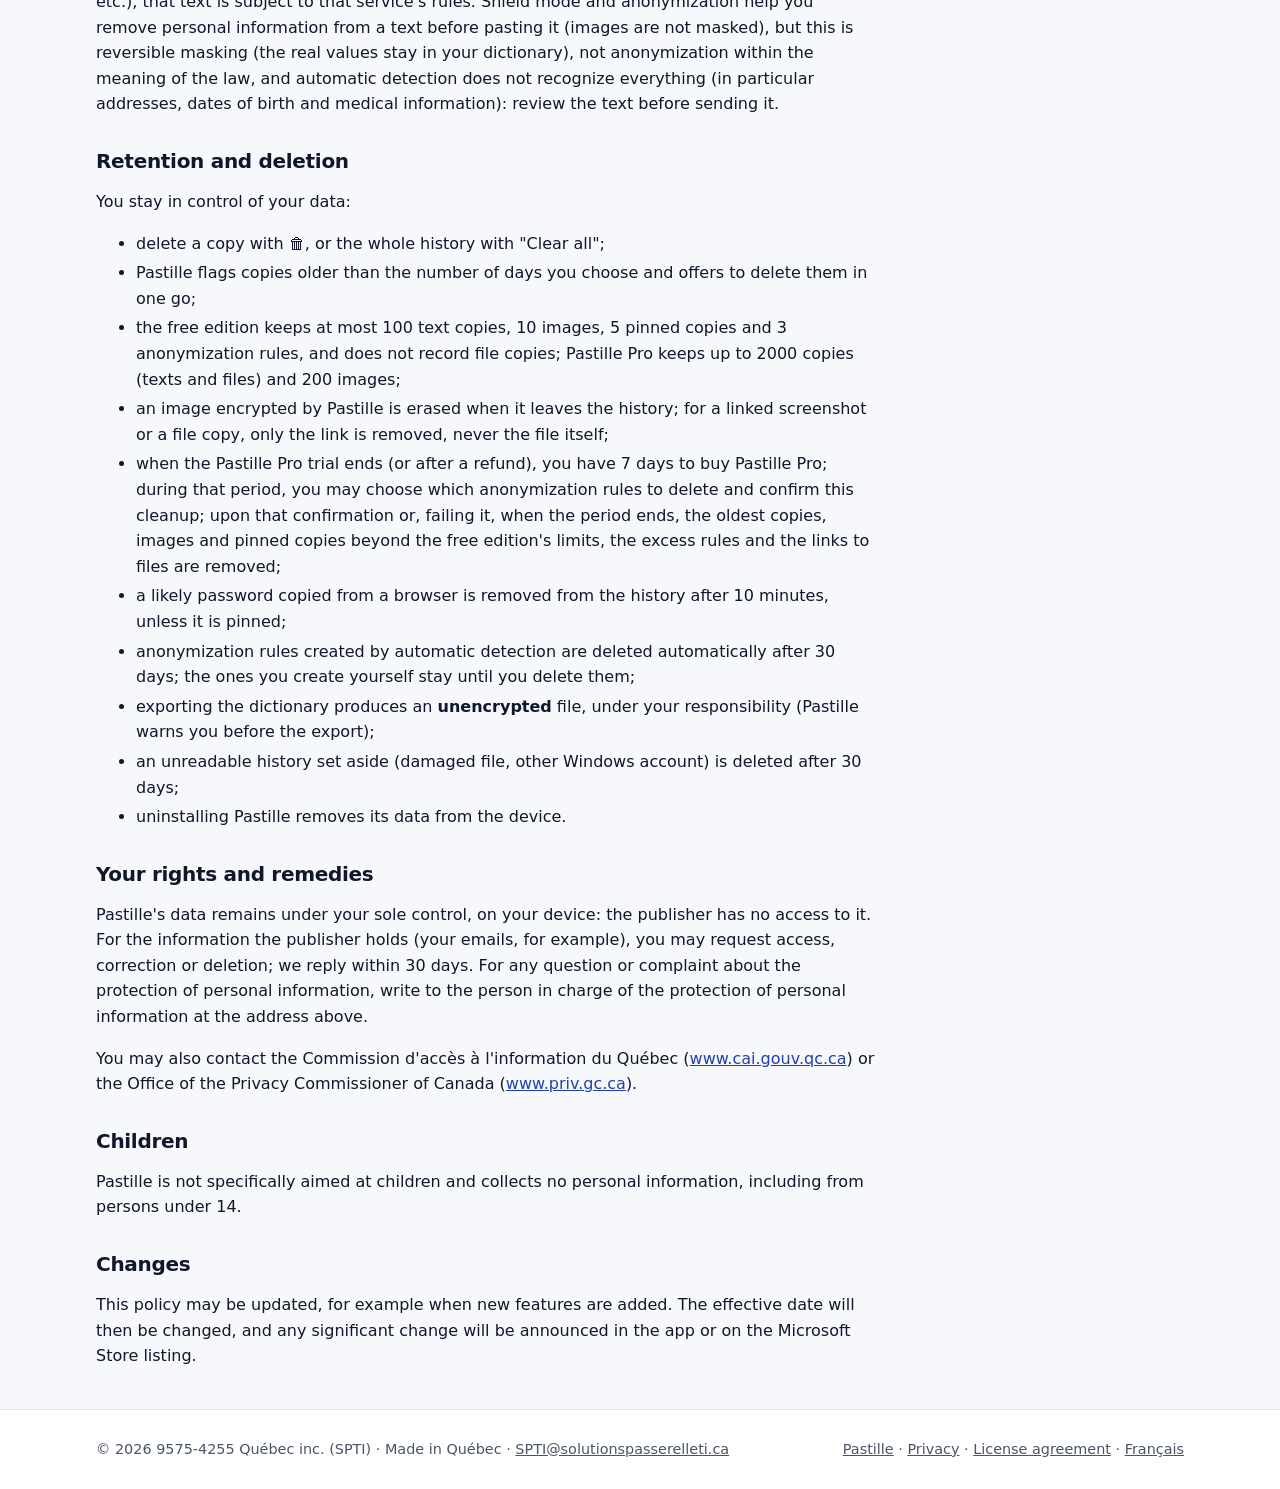
<file: en/pastille/privacy.html>
<!doctype html>
<html lang="en-CA">
<head>
<meta charset="utf-8">
<meta name="viewport" content="width=device-width, initial-scale=1">
<title>Privacy Policy – Pastille</title>
<meta name="description" content="Privacy Policy – Pastille">
<link rel="canonical" href="https://solutionspasserelleti.ca/en/pastille/privacy.html">
<link rel="alternate" hreflang="fr-CA" href="https://solutionspasserelleti.ca/pastille/confidentialite.html">
<link rel="alternate" hreflang="en-CA" href="https://solutionspasserelleti.ca/en/pastille/privacy.html">
<link rel="icon" href="/favicon.ico" sizes="48x48">
<link rel="icon" href="../../assets/favicon-192.png?v=f26c2509" type="image/png" sizes="192x192">
<link rel="icon" href="../../assets/favicon.svg?v=f6bf468d" type="image/svg+xml">
<link rel="apple-touch-icon" href="../../assets/apple-touch-icon.png?v=3462415c">
<link rel="stylesheet" href="../../assets/style.css">
<script>
(function () {
  var root = document.documentElement, key = "spti-theme";
  try { var saved = localStorage.getItem(key); if (saved) root.setAttribute("data-theme", saved); } catch (e) {}
  window.sptiToggleTheme = function () {
    var dark = root.getAttribute("data-theme") === "dark" ||
      (!root.getAttribute("data-theme") && window.matchMedia("(prefers-color-scheme: dark)").matches);
    var next = dark ? "light" : "dark";
    root.setAttribute("data-theme", next);
    try { localStorage.setItem(key, next); } catch (e) {}
  };
})();
</script>
</head>
<body>
<header class="site-header">
  <div class="wrap header-row">
    <a class="brand" href="../../en/"><img src="../../assets/logo.svg?v=d019df17" alt="" width="34" height="34"><span>SPTI</span></a>
    <nav>
      <span class="nav-links">
        <a href="../../en/#services">Services</a>
        <a href="../../en/#applications">Apps</a>
        <a href="../../en/#a-propos">Our approach</a>
        <a href="../../en/#contact">Contact</a>
      </span>
      <a href="../../pastille/confidentialite.html" hreflang="fr" title="Français">FR</a>
      <button class="theme-toggle" type="button" onclick="sptiToggleTheme()" title="Switch theme (light / dark)" aria-label="Switch theme (light / dark)"><svg viewBox="0 0 24 24" fill="none" stroke="currentColor" stroke-width="2" stroke-linecap="round" stroke-linejoin="round" aria-hidden="true"><path d="M21 12.8A9 9 0 1 1 11.2 3a7 7 0 0 0 9.8 9.8z"/></svg></button>
    </nav>
  </div>
</header>
<main class="wrap">

<article class="legal">
  <p class="small"><a href="../../en/pastille/">← Back to Pastille</a></p>
  <h1>Privacy Policy – Pastille</h1>
<p>Effective date: 2026-11-23</p>
<p><em>This policy was drafted in French. This English translation is provided for convenience; the French version prevails in case of discrepancy.</em></p>
<p>Publisher: 9575-4255 Québec inc., doing business as SPTI, business corporation (NEQ 1182529777) – Québec (Québec), Canada</p>
<p>Person in charge of the protection of personal information: the President of the company – SPTI@solutionspasserelleti.ca</p>
<p>This policy is established in accordance with Québec's <em>Act respecting the protection of personal information in the private sector</em> (CQLR, c. P-39.1) and, where applicable, the <em>Personal Information Protection and Electronic Documents Act</em> (S.C. 2000, c. 5).</p>
<h2>Summary</h2>
<p><strong>Pastille runs entirely on your computer.</strong> Your copies, your anonymization dictionary and your settings stay on your device, encrypted. Pastille sends the publisher no information about you, and the publisher sells none. There are no ads, no in-app usage analytics and no account to create. Only the information you choose to send us (an email, for example) and the information Microsoft provides to us are described below.</p>
<h2>Information processed on your device</h2>
<p>To work, Pastille processes locally:</p>
<ul><li><strong>the content you copy</strong> (text, and the paths of copied files; the files themselves are not duplicated);</li><li><strong>the images you copy</strong> (screenshots, images copied from a browser, etc.): a screenshot that Windows has already saved in your Pictures › Screenshots folder is not duplicated, Pastille keeps only a link to it; other images are saved, encrypted, in the app's folder;</li><li><strong>the name of the app a copy comes from</strong>, only to apply the "excluded apps" list;</li><li><strong>the title of the last window you used</strong>, shown to indicate where the "Paste" button will paste (it is not saved);</li><li><strong>your anonymization dictionary</strong> (original values and their replacements);</li><li><strong>your settings</strong> (languages, display options, excluded apps, etc.);</li><li><strong>a technical error log</strong>, unencrypted, which does not contain the content of your copies but may contain the path of a file involved.</li></ul>
<p>This data, except the error log, is stored in the app's folder on your device, <strong>encrypted with Windows Data Protection (DPAPI)</strong>: it can only be read from your Windows account (or by a program running under that account). It is never sent to the publisher.</p>
<p><strong>Payment card numbers</strong>: a copied text that contains one is never written to disk; it stays in memory until Pastille closes. An image is not analyzed: it is saved, encrypted, like other images.</p>
<p><strong>Passwords copied from a browser</strong> (Chrome, Edge, Firefox, etc., for example from a password manager extension): a text that looks like a password is never written to disk; it stays in memory for at most 10 minutes, then it is removed from the history, unless you pin it (it then stays in memory until Pastille closes).</p>
<p><strong>Very long texts</strong>: a text longer than 2 million characters is not saved.</p>
<p>A notice shown at first launch, before anything is saved, explains what Pastille records.</p>
<p>Pastille uses no technology that allows you to be identified, located or profiled.</p>
<h2>Default privacy settings</h2>
<p>Without any action on your part:</p>
<ul><li>the history is encrypted;</li><li>copies made from the main password managers (excluded apps), and those the source app marks as confidential, are never saved;</li><li>payment card numbers copied as text are never written to disk;</li><li>likely passwords copied from a browser are never written to disk and are removed after 10 minutes;</li><li>the window does not show up on every copy;</li><li>Pastille windows are hidden from screen sharing and screenshots (Teams, Zoom, etc.); this does not protect against a photo of the screen;</li><li>Shield mode (which transforms every copied text) is off until you turn it on; when on, it never automatically restores social insurance numbers, health insurance card numbers, payment card numbers, bank account numbers (IBAN) or social security numbers (you restore them on demand).</li></ul>
<p>You can change these settings, and pause recording at any time from the tray icon menu.</p>
<h2>What Windows keeps on its side</h2>
<p>Independently of Pastille, Windows may keep what you copy in its own clipboard history (Win+V) and sync it across your devices, depending on your Windows settings (Settings › System › Clipboard). Pastille asks Windows not to keep the texts it restores to real values, but Pastille cannot remove from the Windows history what other apps placed there. Likewise, the Windows Snipping Tool may save your screenshots in your Pictures › Screenshots folder, depending on its own settings; those files are yours, and Pastille never modifies or deletes them.</p>
<h2>Windows and Microsoft Store features</h2>
<ul><li><strong>Purchase, free trial and license of Pastille Pro</strong>: handled by the Microsoft Store (the trial is a free Store add-on whose acquisition date Microsoft records). Microsoft processes the necessary information (Microsoft account, payment), possibly outside Québec, under its own privacy statement: <a href="https://privacy.microsoft.com">https://privacy.microsoft.com</a>. The publisher does not receive your payment information.</li><li><strong>Spell checker</strong>: Pastille uses the spell checker built into Windows, which works locally.</li><li><strong>Reading text from images</strong> ("Read text" button): Pastille uses the character recognition built into Windows, which works locally; the image is not sent anywhere.</li><li><strong>Updates</strong>: distributed by the Microsoft Store.</li></ul>
<h2>Information the publisher may receive</h2>
<ul><li><strong>If you write to us</strong> (email, support): we use your address and the content of your message only to reply to you, and we keep them for as long as needed to handle your request, then for at most two years. The "Report a bug or suggest an improvement" button in the "About" window opens an email in which only the subject is prefilled, with Pastille's version number; no other data from your computer is added to it.</li><li><strong>Data provided by Microsoft</strong>: through its Partner Center, Microsoft provides us with aggregate, non-identifying statistics (downloads, purchases, breakdown by country, age group and device) and the reviews published on the Store listing. Microsoft does not give us your name, your email address or your payment information.</li><li><strong>Crash reports</strong>: if Pastille crashes, Windows may send an error report to Microsoft, depending on your Windows diagnostic settings (Settings › Privacy &amp; security › Diagnostics &amp; feedback). Microsoft shows us a summary (number of crashes, where in the code); on preview versions of Windows (Windows Insider), the report may contain a copy of the app's memory at the time of the crash, which may include a copy in progress. We use these reports only to fix errors.</li></ul>
<h2>Third-party services you choose to use</h2>
<p>If you paste text into another service (search engine, artificial intelligence tool, messaging app, etc.), that text is subject to that service's rules. Shield mode and anonymization help you remove personal information from a text before pasting it (images are not masked), but this is reversible masking (the real values stay in your dictionary), not anonymization within the meaning of the law, and automatic detection does not recognize everything (in particular addresses, dates of birth and medical information): review the text before sending it.</p>
<h2>Retention and deletion</h2>
<p>You stay in control of your data:</p>
<ul><li>delete a copy with 🗑, or the whole history with "Clear all";</li><li>Pastille flags copies older than the number of days you choose and offers to delete them in one go;</li><li>the free edition keeps at most 100 text copies, 10 images, 5 pinned copies and 3 anonymization rules, and does not record file copies; Pastille Pro keeps up to 2000 copies (texts and files) and 200 images;</li><li>an image encrypted by Pastille is erased when it leaves the history; for a linked screenshot or a file copy, only the link is removed, never the file itself;</li><li>when the Pastille Pro trial ends (or after a refund), you have 7 days to buy Pastille Pro; during that period, you may choose which anonymization rules to delete and confirm this cleanup; upon that confirmation or, failing it, when the period ends, the oldest copies, images and pinned copies beyond the free edition's limits, the excess rules and the links to files are removed;</li><li>a likely password copied from a browser is removed from the history after 10 minutes, unless it is pinned;</li><li>anonymization rules created by automatic detection are deleted automatically after 30 days; the ones you create yourself stay until you delete them;</li><li>exporting the dictionary produces an <strong>unencrypted</strong> file, under your responsibility (Pastille warns you before the export);</li><li>an unreadable history set aside (damaged file, other Windows account) is deleted after 30 days;</li><li>uninstalling Pastille removes its data from the device.</li></ul>
<h2>Your rights and remedies</h2>
<p>Pastille's data remains under your sole control, on your device: the publisher has no access to it. For the information the publisher holds (your emails, for example), you may request access, correction or deletion; we reply within 30 days. For any question or complaint about the protection of personal information, write to the person in charge of the protection of personal information at the address above.</p>
<p>You may also contact the Commission d'accès à l'information du Québec (<a href="https://www.cai.gouv.qc.ca">www.cai.gouv.qc.ca</a>) or the Office of the Privacy Commissioner of Canada (<a href="https://www.priv.gc.ca">www.priv.gc.ca</a>).</p>
<h2>Children</h2>
<p>Pastille is not specifically aimed at children and collects no personal information, including from persons under 14.</p>
<h2>Changes</h2>
<p>This policy may be updated, for example when new features are added. The effective date will then be changed, and any significant change will be announced in the app or on the Microsoft Store listing.</p>
</article>
</main>
<footer class="site-footer">
  <div class="wrap footer-row">
    <div>© 2026 9575-4255 Québec inc. (SPTI) · Made in Québec · <a href="mailto:SPTI@solutionspasserelleti.ca">SPTI@solutionspasserelleti.ca</a></div>
    <div>
      <a href="../../en/pastille/">Pastille</a> ·
      <a href="../../en/pastille/privacy.html">Privacy</a> ·
      <a href="../../en/pastille/license.html">License agreement</a> ·
      <a href="../../pastille/confidentialite.html" hreflang="fr">Français</a>
    </div>
  </div>
</footer>
</body>
</html>
</file>
<file: assets/style.css>
/* Solutions Passerelle TI : thème clair par défaut, sombre selon le système ou le bouton du site. */
:root {
  --bg: #f7f8fb;
  --bg-alt: #eef1f7;
  --surface: #ffffff;
  --text: #0f172a;
  --muted: #475569;
  --border: #dde3ee;
  --accent: #1e40af;
  --accent-strong: #1e3a8a;
  --accent-2: #0284c7;
  --accent-text: #ffffff;
  --accent-soft: #e6edfb;
  --hero-from: #eaf0fc;
  --hero-to: #f7f8fb;
  --shadow: 0 1px 2px rgba(15, 23, 42, .06), 0 8px 24px rgba(15, 23, 42, .06);
  --mark: #fff3b0;
  color-scheme: light;
}
@media (prefers-color-scheme: dark) {
  :root:not([data-theme="light"]) {
    --bg: #0b1120;
    --bg-alt: #0f172a;
    --surface: #111a2e;
    --text: #e2e8f0;
    --muted: #94a3b8;
    --border: #1f2a44;
    --accent: #60a5fa;
    --accent-strong: #93c5fd;
    --accent-2: #38bdf8;
    --accent-text: #0b1120;
    --accent-soft: #15223d;
    --hero-from: #10203f;
    --hero-to: #0b1120;
    --shadow: 0 1px 2px rgba(0, 0, 0, .4), 0 8px 24px rgba(0, 0, 0, .3);
    --mark: #5a4d10;
    color-scheme: dark;
  }
}
:root[data-theme="dark"] {
  --bg: #0b1120;
  --bg-alt: #0f172a;
  --surface: #111a2e;
  --text: #e2e8f0;
  --muted: #94a3b8;
  --border: #1f2a44;
  --accent: #60a5fa;
  --accent-strong: #93c5fd;
  --accent-2: #38bdf8;
  --accent-text: #0b1120;
  --accent-soft: #15223d;
  --hero-from: #10203f;
  --hero-to: #0b1120;
  --shadow: 0 1px 2px rgba(0, 0, 0, .4), 0 8px 24px rgba(0, 0, 0, .3);
  --mark: #5a4d10;
  color-scheme: dark;
}

* { box-sizing: border-box; }
html { -webkit-text-size-adjust: 100%; scroll-behavior: smooth; scroll-padding-top: 76px; }
body {
  margin: 0;
  background: var(--bg);
  color: var(--text);
  font: 16px/1.6 "Segoe UI", system-ui, -apple-system, Roboto, "Helvetica Neue", sans-serif;
}
a { color: var(--accent); }
a:hover { color: var(--accent-strong); }
mark { background: var(--mark); color: inherit; padding: 0 2px; }
img { max-width: 100%; }

.wrap { max-width: 1120px; margin: 0 auto; padding: 0 16px; }

/* En-tête */
.site-header {
  position: sticky; top: 0; z-index: 10;
  background: color-mix(in srgb, var(--surface) 88%, transparent);
  backdrop-filter: saturate(160%) blur(10px);
  border-bottom: 1px solid var(--border);
}
.header-row { display: flex; align-items: center; justify-content: space-between; gap: 16px; min-height: 64px; }
.brand { display: flex; align-items: center; gap: 10px; color: var(--text); text-decoration: none; font-weight: 700; letter-spacing: -.01em; }
.brand img { width: 34px; height: 34px; }
.brand span { white-space: nowrap; }
nav { display: flex; align-items: center; gap: 4px; flex-wrap: wrap; justify-content: flex-end; }
nav a { color: var(--muted); text-decoration: none; font-weight: 600; font-size: .95rem; padding: 8px 10px; border-radius: 8px; }
nav a:hover { color: var(--text); background: var(--accent-soft); }
.theme-toggle {
  border: 1px solid var(--border); background: var(--surface); color: var(--muted);
  width: 36px; height: 36px; border-radius: 8px; cursor: pointer; display: grid; place-items: center; margin-left: 4px;
}
.theme-toggle:hover { color: var(--text); }
.theme-toggle svg { width: 18px; height: 18px; }

/* Sections */
main { padding-bottom: 24px; }
section { padding: 64px 0; }
section.alt { background: var(--bg-alt); border-top: 1px solid var(--border); border-bottom: 1px solid var(--border); }
.eyebrow { color: var(--accent-2); font-weight: 700; font-size: .8rem; letter-spacing: .12em; text-transform: uppercase; margin: 0 0 8px; }
h1 { font-size: clamp(2.1rem, 5vw, 3.2rem); line-height: 1.1; letter-spacing: -.02em; margin: 0 0 16px; }
h2 { font-size: clamp(1.6rem, 3.2vw, 2.1rem); line-height: 1.2; letter-spacing: -.015em; margin: 0 0 12px; }
h3 { font-size: 1.1rem; margin: 0 0 6px; }
.lead { font-size: 1.15rem; color: var(--muted); max-width: 720px; }
.section-intro { color: var(--muted); max-width: 680px; margin: 0 0 32px; }
.small { font-size: .9rem; color: var(--muted); }

/* Accueil */
.hero { padding: 88px 0 72px; background: linear-gradient(180deg, var(--hero-from), var(--hero-to)); border-bottom: 1px solid var(--border); }
.hero .lead { margin-bottom: 28px; }
.actions { display: flex; gap: 12px; flex-wrap: wrap; }
.button {
  display: inline-block; padding: 12px 22px; border-radius: 10px; font-weight: 600; text-decoration: none;
  background: var(--accent); color: var(--accent-text); border: 1px solid var(--accent);
}
.button:hover { background: var(--accent-strong); border-color: var(--accent-strong); color: var(--accent-text); }
.button.secondary { background: transparent; color: var(--text); border-color: var(--border); }
.button.secondary:hover { background: var(--surface); color: var(--text); }
.button.disabled { background: var(--accent-soft); color: var(--muted); border-color: var(--border); cursor: default; }

.stats { display: grid; grid-template-columns: repeat(4, 1fr); gap: 16px; margin-top: 48px; }
.stat { background: var(--surface); border: 1px solid var(--border); border-radius: 12px; padding: 16px 18px; box-shadow: var(--shadow); }
.stat strong { display: block; font-size: 1.5rem; letter-spacing: -.01em; color: var(--accent); }
.stat span { color: var(--muted); font-size: .92rem; }

.grid { display: grid; grid-template-columns: repeat(3, 1fr); gap: 20px; }
.card {
  background: var(--surface); border: 1px solid var(--border); border-radius: 14px; padding: 24px;
  box-shadow: var(--shadow);
}
.card p { color: var(--muted); margin: 0 0 12px; }
.card ul { margin: 0; padding-left: 18px; color: var(--muted); font-size: .93rem; }
.icon {
  width: 44px; height: 44px; border-radius: 10px; display: grid; place-items: center; margin-bottom: 14px;
  background: var(--accent-soft); color: var(--accent);
}
.icon svg { width: 24px; height: 24px; }
.tags { display: flex; flex-wrap: wrap; gap: 6px; margin-top: 12px; }
.tag { font-size: .78rem; font-weight: 600; color: var(--muted); border: 1px solid var(--border); border-radius: 999px; padding: 2px 10px; }

.sectors { display: grid; grid-template-columns: repeat(3, 1fr); gap: 14px; }
.sector { display: flex; gap: 14px; align-items: flex-start; background: var(--surface); border: 1px solid var(--border); border-radius: 12px; padding: 16px 18px; }
.sector .icon { margin: 0; flex: none; width: 38px; height: 38px; }
.sector p { margin: 0; color: var(--muted); font-size: .93rem; }

.app-card { display: flex; gap: 24px; align-items: flex-start; }
.app-card img { flex: none; width: 88px; height: 88px; }
.status { display: inline-block; font-size: .78rem; font-weight: 700; color: var(--accent-2); background: var(--accent-soft); border-radius: 999px; padding: 2px 10px; margin-left: 8px; vertical-align: middle; }
.app-card .more { font-weight: 600; text-decoration: none; }
.cta-card { border-style: dashed; box-shadow: none; display: flex; flex-direction: column; justify-content: center; }

.about { display: grid; grid-template-columns: 1.3fr 1fr; gap: 32px; align-items: start; margin-top: 40px; }
.about h3 { margin-bottom: 14px; }
.steps { counter-reset: step; list-style: none; padding: 0; margin: 0; display: grid; gap: 12px; }
.steps li { counter-increment: step; position: relative; padding: 14px 16px 14px 56px; background: var(--surface); border: 1px solid var(--border); border-radius: 12px; }
.steps li::before {
  content: counter(step); position: absolute; left: 16px; top: 14px; width: 26px; height: 26px; border-radius: 50%;
  background: var(--accent); color: var(--accent-text); font-weight: 700; font-size: .85rem; display: grid; place-items: center;
}
.steps strong { display: block; }
.steps span { color: var(--muted); font-size: .93rem; }
.certs { list-style: none; padding: 0; margin: 12px 0 0; display: grid; gap: 8px; }
.certs li { display: flex; gap: 10px; align-items: baseline; color: var(--muted); font-size: .95rem; }
.certs li::before { content: "✓"; color: var(--accent-2); font-weight: 700; }

.contact { text-align: center; }
.contact .lead { margin: 0 auto 24px; }
.contact .actions { justify-content: center; }

/* Page Pastille */
.page-hero { padding: 64px 0 48px; background: linear-gradient(180deg, var(--hero-from), var(--hero-to)); border-bottom: 1px solid var(--border); }
.app-hero { display: flex; gap: 28px; align-items: flex-start; }
.app-hero img { flex: none; }
.tagline { font-size: 1.2rem; font-weight: 600; margin: 0 0 8px; }
.features { display: grid; grid-template-columns: repeat(auto-fill, minmax(280px, 1fr)); gap: 16px; }
.feature { padding: 20px; border-radius: 12px; background: var(--surface); border: 1px solid var(--border); box-shadow: var(--shadow); }
.feature p { margin: 0; color: var(--muted); }
.table-scroll { overflow-x: auto; }
table { width: 100%; border-collapse: collapse; background: var(--surface); border: 1px solid var(--border); border-radius: 12px; overflow: hidden; }
th, td { padding: 11px 14px; border-bottom: 1px solid var(--border); text-align: left; }
tbody tr:last-child td { border-bottom: 0; }
th:not(:first-child), td:not(:first-child) { text-align: center; width: 22%; }
thead th { background: var(--accent-soft); }
.note { padding: 24px; border-radius: 14px; background: var(--accent-soft); border: 1px solid var(--border); }
.note p:last-child { margin-bottom: 0; }

/* Pages juridiques */
.legal { max-width: 780px; padding: 40px 0 24px; }
.legal h1 { font-size: 2rem; }
.legal h2 { font-size: 1.25rem; margin-top: 32px; }
.legal li { margin-bottom: 4px; }

/* Pied de page */
.site-footer { border-top: 1px solid var(--border); padding: 28px 0; font-size: .9rem; color: var(--muted); background: var(--surface); }
.footer-row { display: flex; justify-content: space-between; gap: 16px; flex-wrap: wrap; }
.footer-row a { color: var(--muted); }
.footer-row a:hover { color: var(--text); }

@media (max-width: 900px) {
  .grid, .sectors { grid-template-columns: repeat(2, 1fr); }
  .stats { grid-template-columns: repeat(2, 1fr); }
  .about { grid-template-columns: 1fr; }
}
@media (max-width: 640px) {
  section { padding: 48px 0; }
  .hero { padding: 56px 0 48px; }
  .grid, .sectors { grid-template-columns: 1fr; }
  .nav-links { display: none; }
  .brand span { font-size: .95rem; }
  .app-hero, .app-card { flex-direction: column; }
  .app-hero img { width: 88px; height: 88px; }
  th, td { padding: 8px 10px; }
}
.wide { grid-column: span 2; }
@media (max-width: 640px) { .wide { grid-column: auto; } }
</file>
